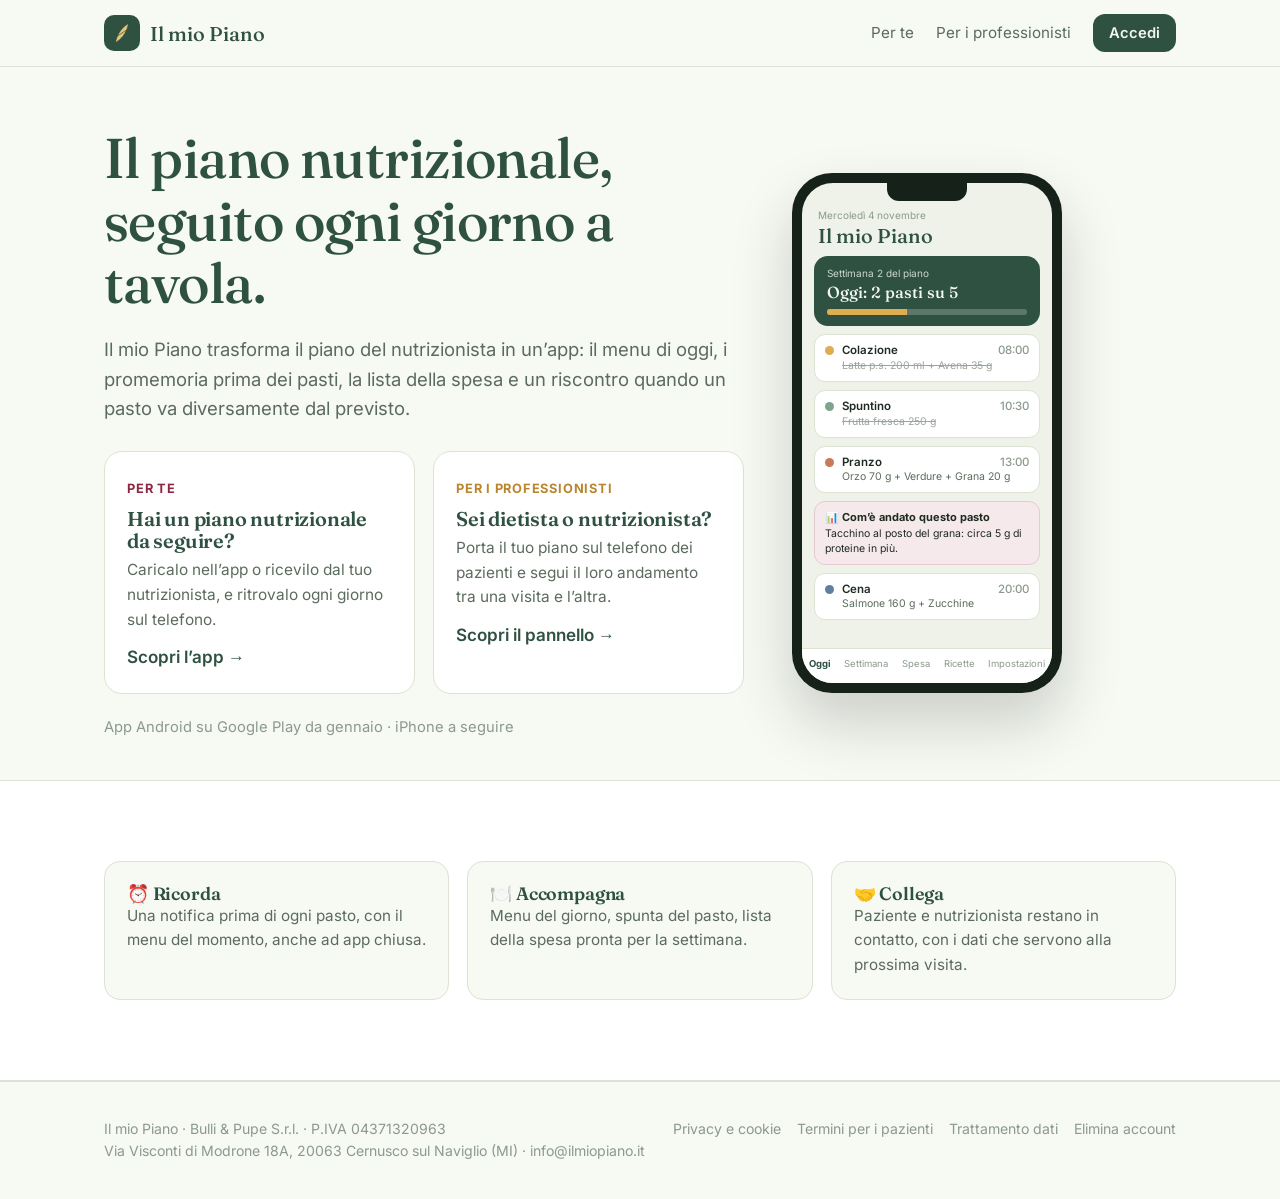
<file: index.html>
<!doctype html>
<html lang="it">
<head>
<meta charset="utf-8">
<meta name="viewport" content="width=device-width, initial-scale=1, viewport-fit=cover">
<title>Il mio Piano – il tuo piano nutrizionale, ogni giorno a tavola</title>
<meta name="description" content="Il mio Piano mette sul telefono il piano del tuo nutrizionista: il menu di oggi, i promemoria dei pasti, la lista della spesa. Arriva a gennaio su Google Play: lascia la tua email e ti avvisiamo.">
<meta property="og:title" content="Il mio Piano – il tuo piano nutrizionale, ogni giorno a tavola">
<meta property="og:description" content="Il piano del tuo nutrizionista sul telefono: menu di oggi, promemoria, lista della spesa. Ti avvisiamo al lancio.">
<meta name="theme-color" content="#2F5142">
<link rel="canonical" href="https://ilmiopiano.it/">
<link rel="icon" type="image/png" href="logo.png">
<link rel="apple-touch-icon" href="logo.png">
<link rel="stylesheet" href="fonts.css">
<style>
:root{
  color-scheme:light;
  --bg:#EEF2E8;--paper:#F7F9F3;--card:#FFFFFF;--border:#DCE3D4;--ink:#1E2B21;--soft:#5B6B5D;--faint:#8B9A8C;
  --accent:#2F5142;--accent-ink:#F3F7F0;--gold:#B9852E;--gold-l:#E0AC50;--bord:#8E2742;--bord-l:#F6E9EC;--warn:#FFF6E0;
  --display:"Fraunces",Georgia,serif;--body:"Inter",-apple-system,"Segoe UI",sans-serif;
  box-sizing:border-box;padding-top:env(safe-area-inset-top,0px);padding-bottom:env(safe-area-inset-bottom,0px);
}
@media (prefers-color-scheme:dark){:root:not([data-theme="light"]){
  color-scheme:dark;--bg:#151C16;--paper:#101511;--card:#1B231C;--border:#2C372D;--ink:#E7EEE5;--soft:#A9B8AA;--faint:#7E8E80;
  --accent:#6FA588;--accent-ink:#0F1A13;--gold:#D6A04A;--gold-l:#E7B866;--bord:#D4788E;--bord-l:#2A1A1F;--warn:#2A2416;}}
:root[data-theme="dark"]{color-scheme:dark;--bg:#151C16;--paper:#101511;--card:#1B231C;--border:#2C372D;--ink:#E7EEE5;--soft:#A9B8AA;--faint:#7E8E80;
  --accent:#6FA588;--accent-ink:#0F1A13;--gold:#D6A04A;--gold-l:#E7B866;--bord:#D4788E;--bord-l:#2A1A1F;--warn:#2A2416;}
html{scroll-padding-top:calc(env(safe-area-inset-top,0px) + 76px)}
*,*::before,*::after{box-sizing:border-box;margin:0;padding:0}
body{font-family:var(--body);color:var(--ink);background:var(--paper);font-size:17px;line-height:1.6;-webkit-font-smoothing:antialiased}
body::before{content:"";position:fixed;inset:0 0 auto;height:env(safe-area-inset-top,0px);z-index:30;background:var(--paper)}
img,svg{max-width:100%}
a{color:inherit}
h1,h2,h3{font-family:var(--display);font-weight:500;color:var(--accent);line-height:1.12;letter-spacing:-.01em}
h1{font-size:clamp(2.1rem,5vw,3.5rem)}
h2{font-size:clamp(1.6rem,3.2vw,2.4rem);margin-bottom:.6rem}
h3{font-size:1.12rem;font-weight:600}
.wrap{max-width:1120px;margin:0 auto;padding:0 24px}
section{padding:80px 0}
.intro{color:var(--soft);max-width:64ch;font-size:1.05rem;margin-bottom:36px}
.btn{display:inline-flex;align-items:center;justify-content:center;gap:8px;font:600 1rem var(--body);padding:14px 24px;border-radius:12px;border:0;cursor:pointer;text-decoration:none;background:var(--accent);color:var(--accent-ink)}
.btn.ghost{background:transparent;color:var(--accent);box-shadow:inset 0 0 0 1.5px var(--accent)}
.btn.gold{background:var(--gold);color:#fff}
.btn[aria-disabled="true"]{opacity:.55;cursor:default}
.nav{position:sticky;top:env(safe-area-inset-top,0px);z-index:20;background:color-mix(in srgb,var(--paper) 92%,transparent);backdrop-filter:blur(8px);border-bottom:1px solid var(--border)}
.nav .wrap{display:flex;align-items:center;justify-content:space-between;height:66px;gap:16px}
.brand{display:flex;align-items:center;gap:10px;text-decoration:none}
.mark{width:36px;height:36px;border-radius:10px;display:block}
.brand b{font:500 1.25rem var(--display);color:var(--accent)}
.nav nav{display:flex;gap:22px;align-items:center;font-size:.95rem}
.nav nav a{text-decoration:none;color:var(--soft)}
.nav nav a[aria-current="page"]{color:var(--accent);font-weight:600}
.nav .btn{padding:10px 16px;font-size:.92rem}
.nav nav a.btn{color:var(--accent-ink)}
.nav nav a,.brand b{white-space:nowrap}
.nav .corto{display:none}
@media(max-width:560px){.nav .lungo{display:none}.nav .corto{display:inline}.nav nav{gap:12px;font-size:.86rem}.nav .btn{padding:8px 12px}.brand b{font-size:1.1rem}}
@media(max-width:420px){.brand b{display:none}}
@media(max-width:720px){.nav nav a.extra{display:none}.nav nav{gap:14px;font-size:.88rem}}
.vista{display:none}.vista.attiva{display:block}
.hero{padding:60px 0 40px}
.hero .wrap{display:grid;grid-template-columns:1.25fr .75fr;gap:48px;align-items:center}
.hero p.sub{font-size:1.15rem;color:var(--soft);margin:20px 0 28px;max-width:56ch}
.ctas{display:flex;gap:12px;flex-wrap:wrap}
.for{margin-top:22px;font-size:.92rem;color:var(--faint)}
@media(max-width:860px){.hero .wrap{grid-template-columns:1fr}.phone{margin:0 auto}}
.porte{display:grid;grid-template-columns:1fr 1fr;gap:18px;margin-top:8px}
.porta{display:block;text-decoration:none;border:1.5px solid var(--border);border-radius:18px;padding:22px;background:var(--card)}
.porta:hover{border-color:var(--accent)}
.porta .chi{font-size:.8rem;font-weight:700;letter-spacing:.06em;text-transform:uppercase;color:var(--gold)}
.porta h3{margin:6px 0 6px;font-size:1.25rem}
.porta p{color:var(--soft);font-size:.96rem}
.porta .vai{display:inline-block;margin-top:12px;font-weight:600;color:var(--accent)}
.porta.paz .chi{color:var(--bord)}
@media(max-width:640px){.porte{grid-template-columns:1fr}}
.phone{width:270px;background:#16211A;border-radius:40px;padding:10px;box-shadow:0 30px 60px rgba(30,43,33,.2)}
.scr{background:#EEF2E8;border-radius:31px;overflow:hidden;height:500px;position:relative;font-size:12px;line-height:1.35;color:#1E2B21}
.notch{width:80px;height:18px;background:#16211A;border-radius:0 0 12px 12px;margin:0 auto}
.pt{padding:8px 16px}.pt small{display:block;color:#8B9A8C;font-size:10px}.pt strong{font:500 20px var(--display);color:#2F5142}
.ph{margin:0 12px;background:#2F5142;color:#F3F7F0;border-radius:14px;padding:11px 13px}
.ph small{font-size:10px;opacity:.8;display:block}.ph b{font:500 16px var(--display);display:block;margin:2px 0 7px}
.bar{height:6px;background:rgba(255,255,255,.22);border-radius:4px;overflow:hidden}.bar i{display:block;height:100%;width:40%;background:#E0AC50}
.m{display:flex;gap:8px;margin:8px 12px 0;background:#fff;border:1px solid #DCE3D4;border-radius:11px;padding:8px 10px}
.m .dot{width:9px;height:9px;border-radius:50%;margin-top:3px;flex:none}
.mb{flex:1;min-width:0}.mh{display:flex;justify-content:space-between;font-weight:600;font-size:11.5px}.mh span{color:#8B9A8C;font-weight:500}
.mt{color:#5B6B5D;font-size:10.5px}.m.done .mt{text-decoration:line-through;opacity:.6}
.ris{margin:8px 12px 0;background:#F6E9EC;border:1px solid #E7C9D1;border-radius:11px;padding:8px 10px;font-size:10.5px;color:#1E2B21}
.ris b{display:block;font-size:11px;margin-bottom:2px}
.tb{position:absolute;left:0;right:0;bottom:0;background:#fff;border-top:1px solid #DCE3D4;display:flex;justify-content:space-around;padding:9px 0 13px;font-size:9.5px;color:#8B9A8C}.tb b{color:#2F5142}
.fascia{background:var(--card);border-top:1px solid var(--border);border-bottom:1px solid var(--border)}
.tre{display:grid;grid-template-columns:repeat(3,1fr);gap:18px}
.box{border:1px solid var(--border);border-radius:16px;padding:22px;background:var(--paper)}
.fascia .box{background:var(--paper)}
.box .num{width:34px;height:34px;border-radius:50%;background:var(--accent);color:var(--accent-ink);display:grid;place-items:center;font:600 .95rem var(--body);margin-bottom:10px}
.box p,.box li{color:var(--soft);font-size:.95rem}
.box ul{margin-top:8px;padding-left:18px}
@media(max-width:860px){.tre{grid-template-columns:1fr}}
.griglia{display:grid;grid-template-columns:repeat(3,1fr);gap:16px}
.f{background:var(--card);border:1px solid var(--border);border-radius:16px;padding:20px}
.f .ic{font-size:1.5rem;line-height:1}
.f h3{margin:8px 0 4px}
.f p{color:var(--soft);font-size:.93rem}
.tag{display:inline-block;font-size:.7rem;font-weight:700;letter-spacing:.05em;padding:2px 8px;border-radius:999px;background:color-mix(in srgb,var(--gold) 18%,transparent);color:var(--gold);margin-left:6px;vertical-align:2px}
@media(max-width:900px){.griglia{grid-template-columns:1fr 1fr}}@media(max-width:600px){.griglia{grid-template-columns:1fr}}
.nota{border-left:4px solid var(--accent);background:var(--card);border-radius:0 14px 14px 0;padding:18px 20px;margin-top:28px;color:var(--soft)}
.nota b{color:var(--ink)}
.prezzi{display:grid;grid-template-columns:repeat(3,1fr);gap:18px}
.prezzo{background:var(--card);border:1.5px solid var(--border);border-radius:18px;padding:24px;display:flex;flex-direction:column}
.prezzo.top{border-color:var(--accent)}
.prezzo .cifra{font:500 2.4rem var(--display);color:var(--accent);margin:8px 0 2px}
.prezzo .cifra small{font:500 1rem var(--body);color:var(--soft)}
.prezzo ul{list-style:none;margin:14px 0 18px;color:var(--soft);font-size:.94rem}
.prezzo li{padding-left:22px;position:relative;margin-bottom:6px}
.prezzo li::before{content:"✓";position:absolute;left:0;color:var(--accent);font-weight:700}
.prezzo .btn{margin-top:auto}
.piccolo{font-size:.85rem;color:var(--faint);margin-top:14px}
.due-prezzi{display:grid;grid-template-columns:1fr 1fr;gap:10px;margin-top:6px}
.due-prezzi>div{border:1px solid var(--border);border-radius:12px;padding:10px 12px}
.due-prezzi .annuale{border-color:var(--gold);background:color-mix(in srgb,var(--gold) 9%,transparent)}
.due-prezzi .cifra{font-size:1.7rem;margin:0}
.etich{display:block;font-size:.78rem;font-weight:600;color:var(--soft)}
.due-prezzi .annuale .etich{color:var(--gold)}
@media(max-width:900px){.prezzi{grid-template-columns:1fr}}
.faq details{border-bottom:1px solid var(--border);padding:16px 0}
.faq summary{font-weight:600;cursor:pointer;list-style:none;display:flex;justify-content:space-between;gap:12px}
.faq summary::after{content:"+";color:var(--accent);font-weight:700}
.faq details[open] summary::after{content:"–"}
.faq p{color:var(--soft);margin-top:8px;max-width:75ch}
.cta{text-align:center;background:var(--accent);color:var(--accent-ink)}
.cta h2{color:var(--accent-ink)}
.cta p{opacity:.85;margin:6px auto 22px;max-width:56ch}
.cta .btn{background:var(--accent-ink);color:var(--accent)}
footer{padding:36px 0;font-size:.88rem;color:var(--faint);border-top:1px solid var(--border)}
footer .wrap{display:flex;justify-content:space-between;gap:20px;flex-wrap:wrap}
footer nav{display:flex;gap:16px;flex-wrap:wrap}
footer a{text-decoration:none}
.badge-play{display:inline-flex;align-items:center;gap:10px;background:#111;color:#fff;border-radius:10px;padding:10px 16px;text-decoration:none;font-weight:600}
.badge-play small{display:block;font-size:.7rem;font-weight:500;opacity:.8}
.lista{background:var(--card);border:1px solid var(--border);border-radius:18px;padding:28px;max-width:620px}
.lista label{display:block;font-weight:600;margin:14px 0 6px}
.lista input[type=text],.lista input[type=email]{width:100%;font:inherit;padding:12px 14px;border:1px solid var(--border);border-radius:10px;background:var(--paper);color:var(--ink)}
.lista .consenso{display:flex;gap:10px;align-items:flex-start;font-weight:400;font-size:.92rem;color:var(--soft);margin-top:16px}
.lista .consenso input{margin-top:4px;width:18px;height:18px;flex:none}
.lista button{margin-top:18px}
.lista .esca{position:absolute;left:-9999px;width:1px;height:1px;overflow:hidden}
.lista .esito{margin-top:14px;font-weight:600}
.lista .esito.ok{color:var(--accent)}.lista .esito.ko{color:var(--bord)}
.avviso-lista{background:var(--card);border:1px solid var(--accent);border-radius:14px;padding:14px 18px;margin:0 0 18px;max-width:620px;font-weight:600;color:var(--accent)}
</style>
</head>
<body>


<header class="nav">
  <div class="wrap">
    <a class="brand" href="#home"><img class="mark" src="logo.png" alt="" width="36" height="36"><b>Il mio Piano</b></a>
    <nav aria-label="Principale">
      <a href="#pazienti" data-v="pazienti">Per te</a>
      <a href="professionisti.html"><span class="lungo">Per i professionisti</span><span class="corto">Professionisti</span></a>
      <a class="btn" href="https://app.ilmiopiano.it">Accedi</a>
    </nav>
  </div>
</header>

<!-- ===================== HOME ===================== -->
<main class="vista" id="v-home">
<section class="hero">
  <div class="wrap">
    <div>
      <h1>Il piano nutrizionale, seguito ogni giorno a tavola.</h1>
      <p class="sub">Il mio Piano trasforma il piano del nutrizionista in un’app: il menu di oggi, i promemoria prima dei pasti, la lista della spesa e un riscontro quando un pasto va diversamente dal previsto.</p>
      <div class="porte">
        <a class="porta paz" href="#pazienti">
          <span class="chi">Per te</span>
          <h3>Hai un piano nutrizionale da seguire?</h3>
          <p>Caricalo nell’app o ricevilo dal tuo nutrizionista, e ritrovalo ogni giorno sul telefono.</p>
          <span class="vai">Scopri l’app →</span>
        </a>
        <a class="porta" href="professionisti.html">
          <span class="chi">Per i professionisti</span>
          <h3>Sei dietista o nutrizionista?</h3>
          <p>Porta il tuo piano sul telefono dei pazienti e segui il loro andamento tra una visita e l’altra.</p>
          <span class="vai">Scopri il pannello →</span>
        </a>
      </div>
      <p class="for">App Android su Google Play da gennaio · iPhone a seguire</p>
    </div>
    <div class="phone" aria-hidden="true"><div class="scr">
      <div class="notch"></div>
      <div class="pt"><small>Mercoledì 4 novembre</small><strong>Il mio Piano</strong></div>
      <div class="ph"><small>Settimana 2 del piano</small><b>Oggi: 2 pasti su 5</b><div class="bar"><i></i></div></div>
      <div class="m done"><span class="dot" style="background:#E0AC50"></span><div class="mb"><div class="mh">Colazione <span>08:00</span></div><div class="mt">Latte p.s. 200 ml + Avena 35 g</div></div></div>
      <div class="m done"><span class="dot" style="background:#7FA48D"></span><div class="mb"><div class="mh">Spuntino <span>10:30</span></div><div class="mt">Frutta fresca 250 g</div></div></div>
      <div class="m"><span class="dot" style="background:#C77B5B"></span><div class="mb"><div class="mh">Pranzo <span>13:00</span></div><div class="mt">Orzo 70 g + Verdure + Grana 20 g</div></div></div>
      <div class="ris"><b>📊 Com’è andato questo pasto</b>Tacchino al posto del grana: circa 5 g di proteine in più.</div>
      <div class="m"><span class="dot" style="background:#5E7FA3"></span><div class="mb"><div class="mh">Cena <span>20:00</span></div><div class="mt">Salmone 160 g + Zucchine</div></div></div>
      <div class="tb"><b>Oggi</b><span>Settimana</span><span>Spesa</span><span>Ricette</span><span>Impostazioni</span></div>
    </div></div>
  </div>
</section>
<section class="fascia">
  <div class="wrap">
    <div class="tre">
      <div class="box"><h3>⏰ Ricorda</h3><p>Una notifica prima di ogni pasto, con il menu del momento, anche ad app chiusa.</p></div>
      <div class="box"><h3>🍽️ Accompagna</h3><p>Menu del giorno, spunta del pasto, lista della spesa pronta per la settimana.</p></div>
      <div class="box"><h3>🤝 Collega</h3><p>Paziente e nutrizionista restano in contatto, con i dati che servono alla prossima visita.</p></div>
    </div>
  </div>
</section>
</main>

<!-- ===================== PER TE ===================== -->
<main class="vista" id="v-pazienti">
<section class="hero">
  <div class="wrap">
    <div>
      <h1>Il tuo piano nutrizionale, un pasto alla volta.</h1>
      <p class="sub">Il mio Piano mette sul telefono il piano che ti ha dato il tuo nutrizionista: cosa mangiare oggi, i promemoria all’ora giusta, la lista della spesa della settimana. Quando un pasto va diversamente, vedi com’è cambiato rispetto al piano.</p>
      <div class="ctas">
        <a class="btn" href="#lista">Avvisami al lancio</a>
        <a class="btn ghost" href="#come-inizi">Come si inizia</a>
      </div>
      <p class="for">Arriva a gennaio su Google Play, poi su iPhone. Lascia la tua email: ti avvisiamo noi.</p>
    </div>
    <div class="phone" aria-hidden="true"><div class="scr">
      <div class="notch"></div>
      <div class="pt"><small>Tra 15 minuti</small><strong>Pranzo</strong></div>
      <div class="ph"><small>Il tuo piano di oggi</small><b>3 pasti su 5</b><div class="bar"><i style="width:60%"></i></div></div>
      <div class="m"><span class="dot" style="background:#C77B5B"></span><div class="mb"><div class="mh">Pranzo <span>13:00</span></div><div class="mt">Cous cous 70 g + Pollo 120 g + Peperoni</div></div></div>
      <div class="ris"><b>📊 Com’è andato questo pasto</b>Con il dolce aggiunto: circa 20 g di carboidrati in più. Oggi sei a 1.130 kcal sulle 1.500 del piano.</div>
      <div class="m"><span class="dot" style="background:#9C7FB0"></span><div class="mb"><div class="mh">Merenda <span>16:30</span></div><div class="mt">Yogurt greco 150 g</div></div></div>
      <div class="m"><span class="dot" style="background:#5E7FA3"></span><div class="mb"><div class="mh">Cena <span>20:00</span></div><div class="mt">Salmone 160 g + Verdure grigliate</div></div></div>
      <div class="tb"><b>Oggi</b><span>Settimana</span><span>Spesa</span><span>Ricette</span><span>Impostazioni</span></div>
    </div></div>
  </div>
</section>

<section class="fascia" id="come-inizi">
  <div class="wrap">
    <h2>Come si inizia</h2>
    <p class="intro">Tre strade, a seconda di come hai ricevuto il tuo piano.</p>
    <div class="tre">
      <div class="box"><div class="num">1</div><h3>Il tuo nutrizionista usa Il mio Piano</h3><p>Ti crea l’accesso e trovi il piano già pronto. Premium è incluso finché ti segue con l’app.</p></div>
      <div class="box"><div class="num">2</div><h3>Hai il piano in PDF o in foto</h3><p>Lo carichi nell’app: l’intelligenza artificiale lo legge e tu controlli ogni pasto prima di salvarlo. Niente da riscrivere.</p></div>
      <div class="box"><div class="num">3</div><h3>Lo scrivi tu</h3><p>Inserisci i pasti a mano, settimana per settimana. Se poi il tuo nutrizionista inizia a usare l’app, ti colleghi con il suo codice studio.</p></div>
    </div>
  </div>
</section>

<section>
  <div class="wrap">
    <h2>Cosa trovi nell’app</h2>
    <p class="intro">Tutto pensato per una cosa sola: seguire il piano che hai già, nella vita di tutti i giorni.</p>
    <div class="griglia">
      <div class="f"><div class="ic">📅</div><h3>Menu di oggi e della settimana</h3><p>La giornata in ordine di orario e tutte le settimane del piano, con le alternative previste.</p></div>
      <div class="f"><div class="ic">🔔</div><h3>Promemoria dei pasti</h3><p>Una notifica prima di ogni pasto, all’orario che scegli, anche con l’app chiusa.</p></div>
      <div class="f"><div class="ic">📊</div><h3>Com’è andato il pasto <span class="tag">PREMIUM</span></h3><p>Se mangi qualcosa di diverso, vedi come cambiano calorie e macronutrienti rispetto al piano e il totale della giornata.</p></div>
      <div class="f"><div class="ic">📷</div><h3>Tabella nutrizionale <span class="tag">PREMIUM</span></h3><p>Fotografi la tabella di un prodotto confezionato, indichi quanto ne hai mangiato e i valori entrano nel calcolo.</p></div>
      <div class="f"><div class="ic">🛒</div><h3>Lista della spesa <span class="tag">PREMIUM</span></h3><p>Pronta dagli ingredienti della settimana, divisa per reparti, condivisibile con chi fa la spesa con te.</p></div>
      <div class="f"><div class="ic">⚖️</div><h3>Peso da crudo a cotto <span class="tag">PREMIUM</span></h3><p>Quanto deve pesare un alimento già cotto, quando non puoi pesarlo prima di cucinarlo.</p></div>
      <div class="f"><div class="ic">🏃</div><h3>Allenamenti</h3><p>Li segni a mano, li importi dai file del tuo dispositivo o da Health Connect su Android.</p></div>
      <div class="f"><div class="ic">💊</div><h3>Integrazione <span class="tag">PREMIUM</span></h3><p>Gli integratori indicati dal tuo nutrizionista o aggiunti da te, con un promemoria all’orario e la spunta nella giornata.</p></div>
      <div class="f"><div class="ic">📈</div><h3>Peso e misure <span class="tag">PREMIUM</span></h3><p>Lo storico delle tue misure e un riepilogo in PDF da portare alla visita.</p></div>
      <div class="f"><div class="ic">🤝</div><h3>Il tuo nutrizionista</h3><p>Contatti a portata di tocco e, se vi collegate, il tuo andamento visibile anche a lui.</p></div>
    </div>
    <div class="nota"><b>Il mio Piano non sostituisce il tuo nutrizionista.</b> L’app ti aiuta a seguire il piano che hai ricevuto: non crea piani, non fa diagnosi e non dà indicazioni mediche. I riscontri e le stime sono generati automaticamente e sono approssimati; per ogni dubbio fai riferimento al tuo nutrizionista o a un professionista abilitato.</div>
  </div>
</section>

<section class="fascia" id="lista">
  <div class="wrap">
    <div class="avviso-lista" id="avviso-lista" hidden></div>
    <h2>Avvisami al lancio</h2>
    <p class="intro">Il mio Piano arriva a gennaio su Google Play, poi su iPhone. Lasciaci la tua email: ti scriviamo una volta sola, quando è disponibile. L’essenziale sarà gratis; le funzioni Premium avranno una prova gratuita di 14 giorni, e se ti segue un nutrizionista che usa Il mio Piano sono incluse.</p>
    <form class="lista" id="form-lista" novalidate>
      <label for="l-nome">Nome <span style="font-weight:400;color:var(--faint)">(facoltativo)</span></label>
      <input type="text" id="l-nome" name="nome" autocomplete="given-name" maxlength="60">
      <label for="l-email">Email</label>
      <input type="email" id="l-email" name="email" autocomplete="email" required maxlength="120">
      <div class="esca" aria-hidden="true"><label for="l-sito">Sito</label><input type="text" id="l-sito" name="sito" tabindex="-1" autocomplete="off"></div>
      <label class="consenso"><input type="checkbox" id="l-consenso" required> <span>Voglio ricevere un’email quando Il mio Piano sarà disponibile. Ho letto l’<a href="privacy.html#lista-attesa">informativa privacy</a>.</span></label>
      <button class="btn" type="submit" id="l-invia">Avvisami al lancio</button>
      <p class="esito" id="l-esito" role="status" aria-live="polite"></p>
      <p class="piccolo" style="margin-top:10px">Ti mandiamo subito un’email per confermare l’iscrizione. Puoi cancellarti in ogni momento con il link nelle email.</p>
    </form>
  </div>
</section>

<section>
  <div class="wrap">
    <h2>I tuoi dati</h2>
    <div class="tre">
      <div class="box"><h3>🇪🇺 Conservati in Europa</h3><p>Piano, pasti e misure stanno su server di Google nell’Unione Europea, protetti dal tuo accesso personale.</p></div>
      <div class="box"><h3>✨ AI solo se vuoi</h3><p>Le funzioni di intelligenza artificiale sono facoltative e usano solo i testi del piano, dei pasti e le foto che scegli di inviare, senza il tuo nome né la tua email.</p></div>
      <div class="box"><h3>🗑️ Li controlli tu</h3><p>Puoi cancellare pasti, allenamenti e pesate o eliminare l’account dall’app, in qualsiasi momento.</p></div>
    </div>
    <p class="piccolo">Tutti i dettagli nell'<a href="privacy.html">informativa privacy</a>.</p>
  </div>
</section>

<section class="faq fascia">
  <div class="wrap">
    <h2>Domande frequenti</h2>
    <details><summary>Serve avere un nutrizionista?</summary><p>Serve avere un piano nutrizionale: l’app ti aiuta a seguirlo, non lo crea. Puoi caricare quello che hai già ricevuto, in PDF, in foto o scrivendolo a mano. Se il tuo nutrizionista usa Il mio Piano, è lui a inserirlo.</p></details>
    <details><summary>Quando esce?</summary><p>A gennaio su Google Play, per Android; la versione per iPhone arriva subito dopo. Iscriviti alla lista d’attesa e ti avvisiamo con un’email.</p></details>
    <details><summary>Quanto costa?</summary><p>Menu, promemoria e spunte saranno gratis. Le funzioni Premium avranno una prova gratuita di 14 giorni; prezzi e condizioni li pubblichiamo al lancio. Se ti segue un nutrizionista che usa Il mio Piano, Premium è incluso.</p></details>
    <details><summary>L’app mi dice cosa mangiare al posto di un pasto saltato?</summary><p>No. Il riscontro descrive com’è cambiato il pasto rispetto al piano e il totale della giornata, senza suggerimenti. Per decidere come proseguire vale sempre il piano del tuo nutrizionista.</p></details>
    <details><summary>Funziona su iPhone?</summary><p>Sì, la versione per iPhone arriva poco dopo quella Android. Se il tuo nutrizionista usa già Il mio Piano, puoi usarla anche oggi dal browser.</p></details>
    <details><summary>Chi vede i miei dati?</summary><p>Solo tu. Se ti colleghi a un nutrizionista, lui vede il tuo piano e il tuo andamento finché siete collegati. Chi condivide con te la lista della spesa vede solo gli alimenti della lista.</p></details>
    <details><summary>Come elimino il mio account?</summary><p>Da Impostazioni → Il tuo account → Elimina il mio account, oppure scrivendo a info@ilmiopiano.it. Tutte le istruzioni nella pagina <a href="elimina-account.html">Eliminare l’account e i dati</a>.</p></details>
  </div>
</section>

<section class="cta">
  <div class="wrap">
    <h2>Il piano che hai, ogni giorno con te.</h2>
    <p>Arriva a gennaio. Lascia la tua email e ti avvisiamo noi.</p>
    <a class="btn" href="#lista">Avvisami al lancio</a>
  </div>
</section>
</main>



<footer>
  <div class="wrap">
    <div>Il mio Piano · Bulli &amp; Pupe S.r.l. · P.IVA 04371320963<br>Via Visconti di Modrone 18A, 20063 Cernusco sul Naviglio (MI) · info@ilmiopiano.it</div>
    <nav aria-label="Documenti">
      <a href="privacy.html">Privacy e cookie</a>
      <a href="termini-pazienti.html">Termini per i pazienti</a>
      <a href="accordo-trattamento-dati.html">Trattamento dati</a>
      <a href="elimina-account.html">Elimina account</a>
    </nav>
  </div>
</footer>

<script>
(function () {
  // Vecchi link della pagina per i professionisti (ilmiopiano.it/#acquista ecc.)
  const pro = ["acquista", "prezzi", "faq", "funzioni", "come-funziona", "top", "professionisti", "prezzi-pro", "come-pro"];
  const h0 = (location.hash || "").replace("#", "");
  if (pro.includes(h0)) { location.replace("professionisti.html" + (h0 === "professionisti" ? "" : "#" + h0)); return; }
  const viste = ["home", "pazienti"];
  const ancore = { "come-inizi": "pazienti", "lista": "pazienti" };
  function mostra() {
    const h = (location.hash || "").replace("#", "");
    const v = viste.includes(h) ? h : (ancore[h] || "home");
    viste.forEach((x) => document.getElementById("v-" + x).classList.toggle("attiva", x === v));
    document.querySelectorAll(".nav nav a[data-v]").forEach((a) => { if (a.dataset.v === v) a.setAttribute("aria-current", "page"); else a.removeAttribute("aria-current"); });
    if (viste.includes(h) || !h) window.scrollTo(0, 0);
    else { const el = document.getElementById(h); if (el) el.scrollIntoView(); }
  }
  window.addEventListener("hashchange", mostra);

  // Esito dei link di conferma e cancellazione delle email
  const esitoLink = new URLSearchParams(location.search).get("lista");
  const testi = { confermata: "Iscrizione confermata: ti scriviamo quando Il mio Piano è disponibile.", cancellata: "Fatto: la tua email è stata tolta dalla lista d’attesa.", errore: "Il link non è valido o è scaduto. Puoi iscriverti di nuovo qui sotto." };
  if (testi[esitoLink]) {
    const a = document.getElementById("avviso-lista"); a.textContent = testi[esitoLink]; a.hidden = false;
    history.replaceState(null, "", location.pathname + "#lista");
  }
  mostra();

  // Modulo della lista d'attesa
  const URL_LISTA = "https://listaattesa-al7jqt7y6a-ew.a.run.app";
  const form = document.getElementById("form-lista");
  const esito = document.getElementById("l-esito");
  const invia = document.getElementById("l-invia");
  form.addEventListener("submit", async (e) => {
    e.preventDefault();
    esito.className = "esito"; esito.textContent = "";
    const email = document.getElementById("l-email").value.trim();
    if (!/^[^@\s]+@[^@\s]+\.[^@\s]{2,}$/.test(email)) { esito.className = "esito ko"; esito.textContent = "Controlla l’indirizzo email."; return; }
    if (!document.getElementById("l-consenso").checked) { esito.className = "esito ko"; esito.textContent = "Per iscriverti spunta la casella del consenso."; return; }
    invia.disabled = true; invia.textContent = "Invio…";
    try {
      const r = await fetch(URL_LISTA, { method: "POST", headers: { "Content-Type": "application/json" }, body: JSON.stringify({ nome: document.getElementById("l-nome").value, email, consenso: true, sito: document.getElementById("l-sito").value }) });
      const d = await r.json().catch(() => ({}));
      if (!r.ok) throw new Error(d.errore || "errore");
      esito.className = "esito ok";
      esito.textContent = d.giaIscritto ? "Sei già nella lista: ti avvisiamo al lancio." : "Quasi fatto: ti abbiamo mandato un’email. Apri il link per confermare l’iscrizione (controlla anche lo spam).";
      if (!d.giaIscritto) form.reset();
    } catch (err) {
      esito.className = "esito ko";
      esito.textContent = "Non siamo riusciti a iscriverti. Riprova tra poco o scrivi a info@ilmiopiano.it.";
    } finally { invia.disabled = false; invia.textContent = "Avvisami al lancio"; }
  });
})();
</script>

</body>
</html>
</file>
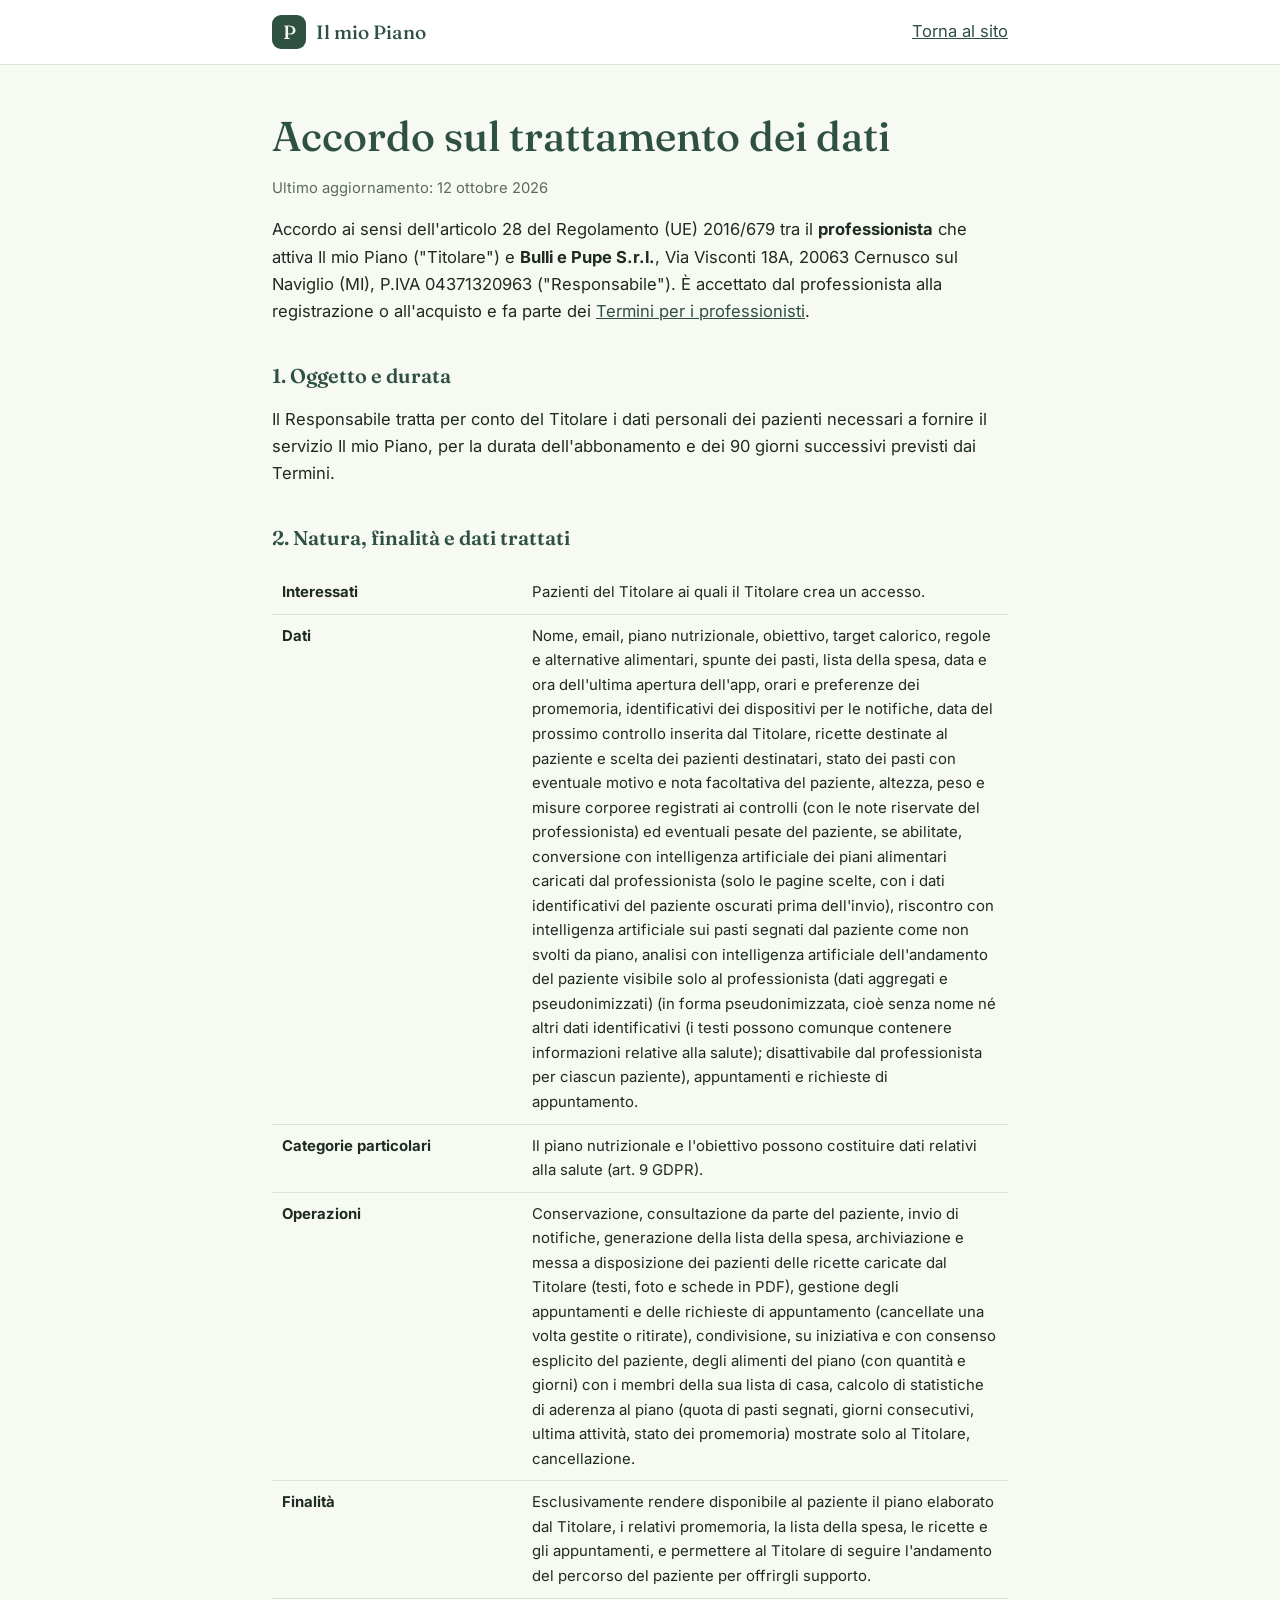
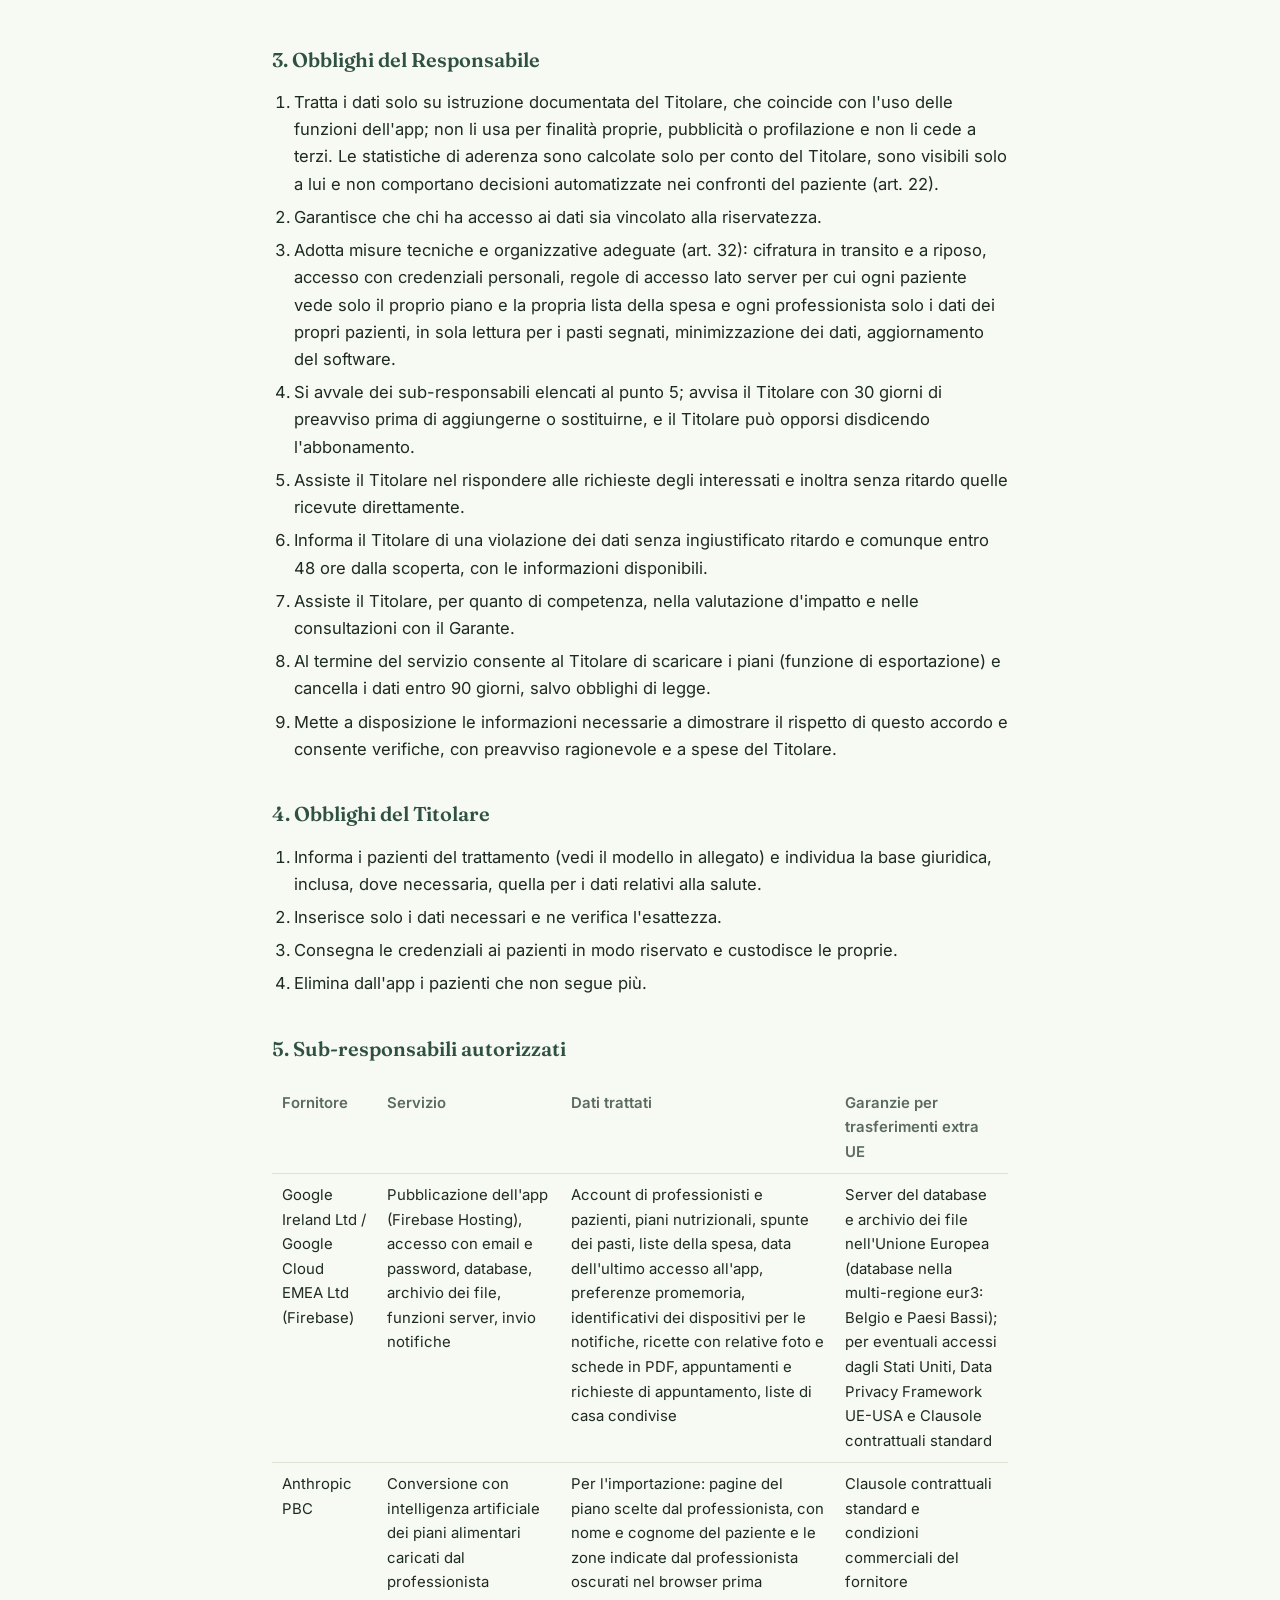
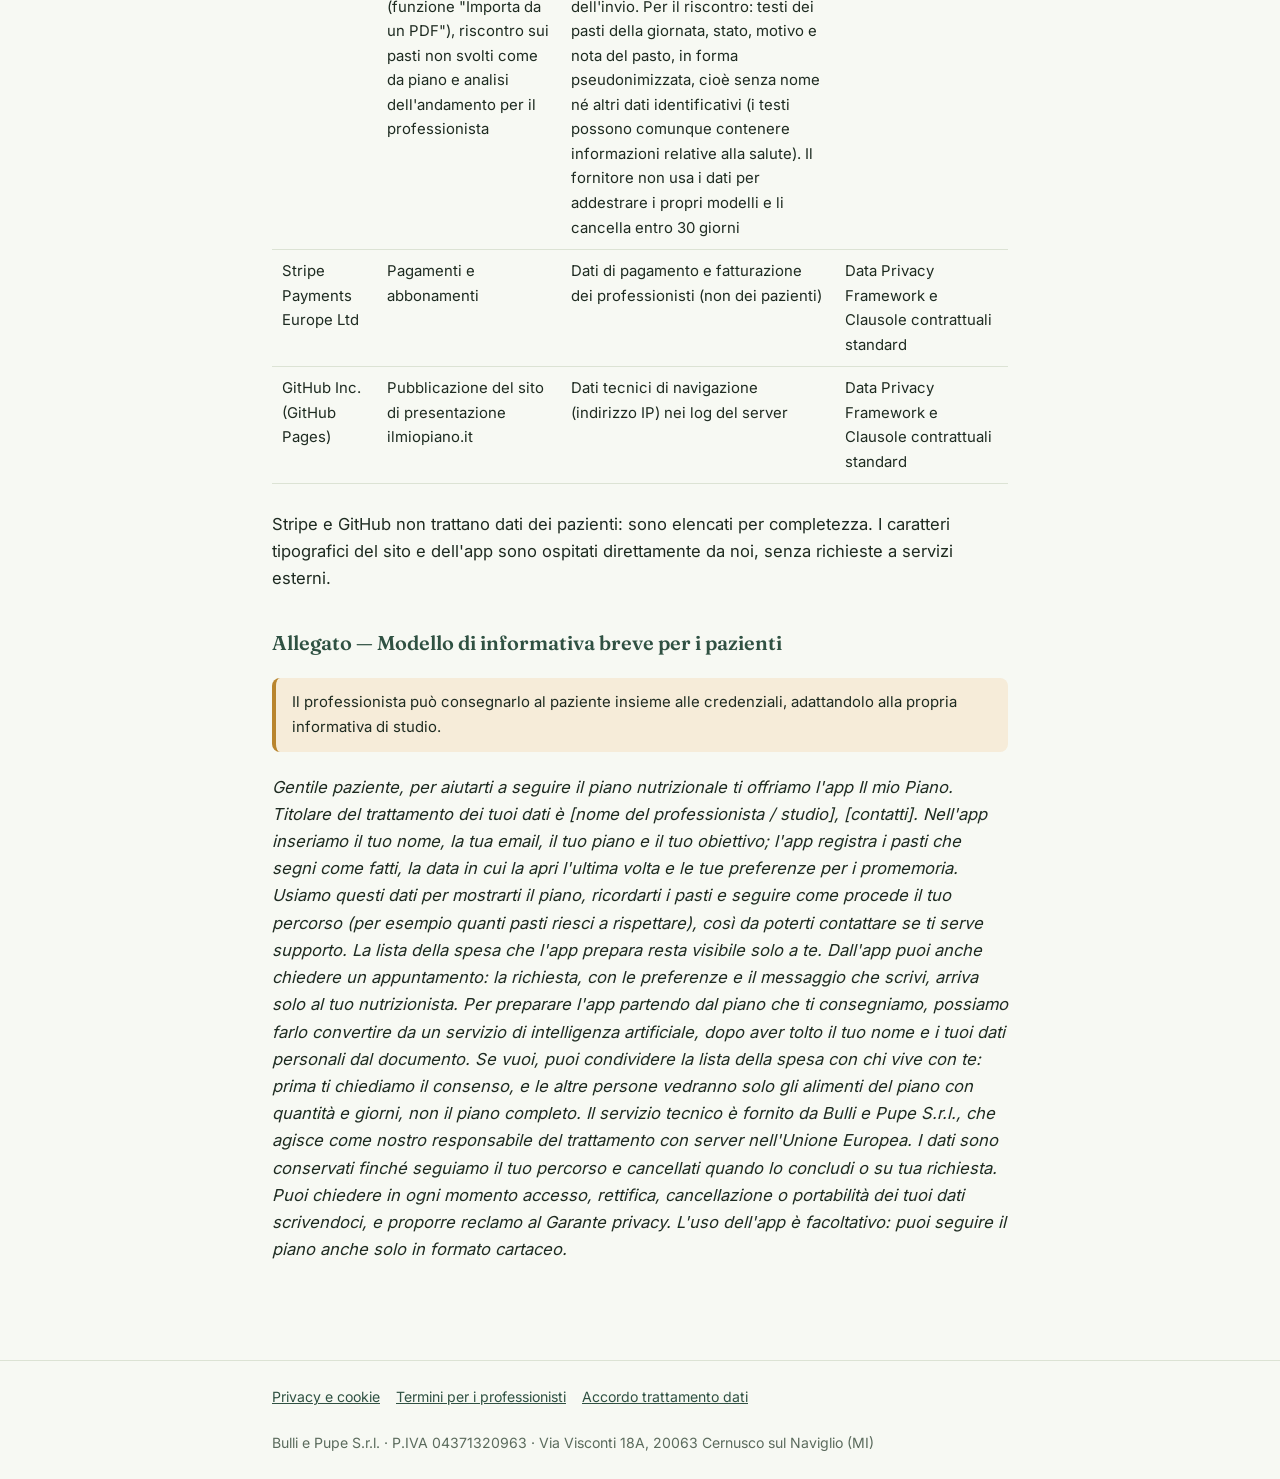
<file: accordo-trattamento-dati.html>
<!DOCTYPE html><html lang="it"><head><meta charset="utf-8">
<meta name="viewport" content="width=device-width, initial-scale=1, viewport-fit=cover">
<title>Accordo sul trattamento dei dati — Il mio Piano</title><meta name="robots" content="index,follow">
<link rel="icon" href="data:image/svg+xml,%3Csvg xmlns='http://www.w3.org/2000/svg' viewBox='0 0 32 32'%3E%3Crect width='32' height='32' rx='8' fill='%232F5142'/%3E%3Ctext x='16' y='22' text-anchor='middle' font-family='Georgia' font-size='18' fill='%23F3F7F0'%3EP%3C/text%3E%3C/svg%3E">
<link rel="stylesheet" href="fonts.css">
<style>
:root{--bg:#F7F9F3;--ink:#1E2B21;--soft:#5B6B5D;--border:#DCE3D4;--accent:#2F5142;--gold:#B9852E}
*{box-sizing:border-box}html,body{margin:0}
body{font-family:"Inter",-apple-system,"Segoe UI",sans-serif;background:var(--bg);color:var(--ink);line-height:1.65;font-size:16.5px}
header{border-bottom:1px solid var(--border);background:#fff}
header .w{display:flex;align-items:center;justify-content:space-between;height:64px}
.brand{display:flex;gap:10px;align-items:center;text-decoration:none;color:var(--accent);font:500 1.2rem "Fraunces",Georgia,serif}
.mark{width:34px;height:34px;border-radius:9px;background:var(--accent);color:#F3F7F0;display:grid;place-items:center}
.w{max-width:780px;margin:0 auto;padding:0 22px}
main{padding:48px 0 80px}
h1{font:500 clamp(1.9rem,4vw,2.6rem)/1.15 "Fraunces",Georgia,serif;color:var(--accent);margin:0 0 8px}
h2{font:600 1.25rem/1.3 "Fraunces",Georgia,serif;color:var(--accent);margin:38px 0 10px}
h3{font-size:1rem;margin:22px 0 6px}
p,li{color:var(--ink)}ul,ol{padding-left:22px}li{margin-bottom:6px}
.meta{color:var(--soft);font-size:.92rem}
.nota{background:#F6ECD9;border-left:4px solid var(--gold);padding:12px 16px;border-radius:8px;font-size:.93rem;margin:22px 0}
table{width:100%;border-collapse:collapse;font-size:.93rem;margin:10px 0}
th,td{text-align:left;padding:9px 10px;border-bottom:1px solid var(--border);vertical-align:top}th{color:var(--soft);font-weight:600}
.tw{overflow-x:auto}
footer{border-top:1px solid var(--border);padding:24px 0;font-size:.88rem;color:var(--soft)}
footer a{color:var(--accent);margin-right:16px}
a{color:var(--accent)}
</style></head><body>
<header><div class="w"><a class="brand" href="index.html"><span class="mark">P</span>Il mio Piano</a><a href="index.html">Torna al sito</a></div></header>
<main><div class="w"><h1>Accordo sul trattamento dei dati</h1><p class="meta">Ultimo aggiornamento: 12 ottobre 2026</p>
<p>Accordo ai sensi dell'articolo 28 del Regolamento (UE) 2016/679 tra il <strong>professionista</strong> che attiva Il mio Piano ("Titolare") e <strong>Bulli e Pupe S.r.l.</strong>, Via Visconti 18A, 20063 Cernusco sul Naviglio (MI), P.IVA 04371320963 ("Responsabile"). È accettato dal professionista alla registrazione o all'acquisto e fa parte dei <a href="termini.html">Termini per i professionisti</a>.</p>

<h2>1. Oggetto e durata</h2>
<p>Il Responsabile tratta per conto del Titolare i dati personali dei pazienti necessari a fornire il servizio Il mio Piano, per la durata dell'abbonamento e dei 90 giorni successivi previsti dai Termini.</p>

<h2>2. Natura, finalità e dati trattati</h2>
<div class="tw"><table>
<tr><td style="width:34%"><strong>Interessati</strong></td><td>Pazienti del Titolare ai quali il Titolare crea un accesso.</td></tr>
<tr><td><strong>Dati</strong></td><td>Nome, email, piano nutrizionale, obiettivo, target calorico, regole e alternative alimentari, spunte dei pasti, lista della spesa, data e ora dell'ultima apertura dell'app, orari e preferenze dei promemoria, identificativi dei dispositivi per le notifiche, data del prossimo controllo inserita dal Titolare, ricette destinate al paziente e scelta dei pazienti destinatari, stato dei pasti con eventuale motivo e nota facoltativa del paziente, altezza, peso e misure corporee registrati ai controlli (con le note riservate del professionista) ed eventuali pesate del paziente, se abilitate, conversione con intelligenza artificiale dei piani alimentari caricati dal professionista (solo le pagine scelte, con i dati identificativi del paziente oscurati prima dell'invio), riscontro con intelligenza artificiale sui pasti segnati dal paziente come non svolti da piano, analisi con intelligenza artificiale dell'andamento del paziente visibile solo al professionista (dati aggregati e pseudonimizzati) (in forma pseudonimizzata, cioè senza nome né altri dati identificativi (i testi possono comunque contenere informazioni relative alla salute); disattivabile dal professionista per ciascun paziente), appuntamenti e richieste di appuntamento.</td></tr>
<tr><td><strong>Categorie particolari</strong></td><td>Il piano nutrizionale e l'obiettivo possono costituire dati relativi alla salute (art. 9 GDPR).</td></tr>
<tr><td><strong>Operazioni</strong></td><td>Conservazione, consultazione da parte del paziente, invio di notifiche, generazione della lista della spesa, archiviazione e messa a disposizione dei pazienti delle ricette caricate dal Titolare (testi, foto e schede in PDF), gestione degli appuntamenti e delle richieste di appuntamento (cancellate una volta gestite o ritirate), condivisione, su iniziativa e con consenso esplicito del paziente, degli alimenti del piano (con quantità e giorni) con i membri della sua lista di casa, calcolo di statistiche di aderenza al piano (quota di pasti segnati, giorni consecutivi, ultima attività, stato dei promemoria) mostrate solo al Titolare, cancellazione.</td></tr>
<tr><td><strong>Finalità</strong></td><td>Esclusivamente rendere disponibile al paziente il piano elaborato dal Titolare, i relativi promemoria, la lista della spesa, le ricette e gli appuntamenti, e permettere al Titolare di seguire l'andamento del percorso del paziente per offrirgli supporto.</td></tr>
</table></div>

<h2>3. Obblighi del Responsabile</h2>
<ol>
<li>Tratta i dati solo su istruzione documentata del Titolare, che coincide con l'uso delle funzioni dell'app; non li usa per finalità proprie, pubblicità o profilazione e non li cede a terzi. Le statistiche di aderenza sono calcolate solo per conto del Titolare, sono visibili solo a lui e non comportano decisioni automatizzate nei confronti del paziente (art. 22).</li>
<li>Garantisce che chi ha accesso ai dati sia vincolato alla riservatezza.</li>
<li>Adotta misure tecniche e organizzative adeguate (art. 32): cifratura in transito e a riposo, accesso con credenziali personali, regole di accesso lato server per cui ogni paziente vede solo il proprio piano e la propria lista della spesa e ogni professionista solo i dati dei propri pazienti, in sola lettura per i pasti segnati, minimizzazione dei dati, aggiornamento del software.</li>
<li>Si avvale dei sub-responsabili elencati al punto 5; avvisa il Titolare con 30 giorni di preavviso prima di aggiungerne o sostituirne, e il Titolare può opporsi disdicendo l'abbonamento.</li>
<li>Assiste il Titolare nel rispondere alle richieste degli interessati e inoltra senza ritardo quelle ricevute direttamente.</li>
<li>Informa il Titolare di una violazione dei dati senza ingiustificato ritardo e comunque entro 48 ore dalla scoperta, con le informazioni disponibili.</li>
<li>Assiste il Titolare, per quanto di competenza, nella valutazione d'impatto e nelle consultazioni con il Garante.</li>
<li>Al termine del servizio consente al Titolare di scaricare i piani (funzione di esportazione) e cancella i dati entro 90 giorni, salvo obblighi di legge.</li>
<li>Mette a disposizione le informazioni necessarie a dimostrare il rispetto di questo accordo e consente verifiche, con preavviso ragionevole e a spese del Titolare.</li>
</ol>

<h2>4. Obblighi del Titolare</h2>
<ol>
<li>Informa i pazienti del trattamento (vedi il modello in allegato) e individua la base giuridica, inclusa, dove necessaria, quella per i dati relativi alla salute.</li>
<li>Inserisce solo i dati necessari e ne verifica l'esattezza.</li>
<li>Consegna le credenziali ai pazienti in modo riservato e custodisce le proprie.</li>
<li>Elimina dall'app i pazienti che non segue più.</li>
</ol>

<h2>5. Sub-responsabili autorizzati</h2>
<div class="tw"><table>
<tr><th>Fornitore</th><th>Servizio</th><th>Dati trattati</th><th>Garanzie per trasferimenti extra UE</th></tr>
<tr><td>Google Ireland Ltd / Google Cloud EMEA Ltd (Firebase)</td><td>Pubblicazione dell'app (Firebase Hosting), accesso con email e password, database, archivio dei file, funzioni server, invio notifiche</td><td>Account di professionisti e pazienti, piani nutrizionali, spunte dei pasti, liste della spesa, data dell'ultimo accesso all'app, preferenze promemoria, identificativi dei dispositivi per le notifiche, ricette con relative foto e schede in PDF, appuntamenti e richieste di appuntamento, liste di casa condivise</td><td>Server del database e archivio dei file nell'Unione Europea (database nella multi-regione eur3: Belgio e Paesi Bassi); per eventuali accessi dagli Stati Uniti, Data Privacy Framework UE-USA e Clausole contrattuali standard</td></tr>
<tr><td>Anthropic PBC</td><td>Conversione con intelligenza artificiale dei piani alimentari caricati dal professionista (funzione "Importa da un PDF"), riscontro sui pasti non svolti come da piano e analisi dell'andamento per il professionista</td><td>Per l'importazione: pagine del piano scelte dal professionista, con nome e cognome del paziente e le zone indicate dal professionista oscurati nel browser prima dell'invio. Per il riscontro: testi dei pasti della giornata, stato, motivo e nota del pasto, in forma pseudonimizzata, cioè senza nome né altri dati identificativi (i testi possono comunque contenere informazioni relative alla salute). Il fornitore non usa i dati per addestrare i propri modelli e li cancella entro 30 giorni</td><td>Clausole contrattuali standard e condizioni commerciali del fornitore</td></tr>
<tr><td>Stripe Payments Europe Ltd</td><td>Pagamenti e abbonamenti</td><td>Dati di pagamento e fatturazione dei professionisti (non dei pazienti)</td><td>Data Privacy Framework e Clausole contrattuali standard</td></tr>
<tr><td>GitHub Inc. (GitHub Pages)</td><td>Pubblicazione del sito di presentazione ilmiopiano.it</td><td>Dati tecnici di navigazione (indirizzo IP) nei log del server</td><td>Data Privacy Framework e Clausole contrattuali standard</td></tr>
</table></div>
<p>Stripe e GitHub non trattano dati dei pazienti: sono elencati per completezza. I caratteri tipografici del sito e dell'app sono ospitati direttamente da noi, senza richieste a servizi esterni.</p>

<h2>Allegato — Modello di informativa breve per i pazienti</h2>
<div class="nota">Il professionista può consegnarlo al paziente insieme alle credenziali, adattandolo alla propria informativa di studio.</div>
<p><em>Gentile paziente, per aiutarti a seguire il piano nutrizionale ti offriamo l'app Il mio Piano. Titolare del trattamento dei tuoi dati è [nome del professionista / studio], [contatti]. Nell'app inseriamo il tuo nome, la tua email, il tuo piano e il tuo obiettivo; l'app registra i pasti che segni come fatti, la data in cui la apri l'ultima volta e le tue preferenze per i promemoria. Usiamo questi dati per mostrarti il piano, ricordarti i pasti e seguire come procede il tuo percorso (per esempio quanti pasti riesci a rispettare), così da poterti contattare se ti serve supporto. La lista della spesa che l'app prepara resta visibile solo a te. Dall'app puoi anche chiedere un appuntamento: la richiesta, con le preferenze e il messaggio che scrivi, arriva solo al tuo nutrizionista. Per preparare l'app partendo dal piano che ti consegniamo, possiamo farlo convertire da un servizio di intelligenza artificiale, dopo aver tolto il tuo nome e i tuoi dati personali dal documento. Se vuoi, puoi condividere la lista della spesa con chi vive con te: prima ti chiediamo il consenso, e le altre persone vedranno solo gli alimenti del piano con quantità e giorni, non il piano completo. Il servizio tecnico è fornito da Bulli e Pupe S.r.l., che agisce come nostro responsabile del trattamento con server nell'Unione Europea. I dati sono conservati finché seguiamo il tuo percorso e cancellati quando lo concludi o su tua richiesta. Puoi chiedere in ogni momento accesso, rettifica, cancellazione o portabilità dei tuoi dati scrivendoci, e proporre reclamo al Garante privacy. L'uso dell'app è facoltativo: puoi seguire il piano anche solo in formato cartaceo.</em></p>
</div></main>
<footer><div class="w"><a href="privacy.html">Privacy e cookie</a><a href="termini.html">Termini per i professionisti</a><a href="accordo-trattamento-dati.html">Accordo trattamento dati</a><br><br>Bulli e Pupe S.r.l. · P.IVA 04371320963 · Via Visconti 18A, 20063 Cernusco sul Naviglio (MI)</div></footer>
</body></html>
</file>
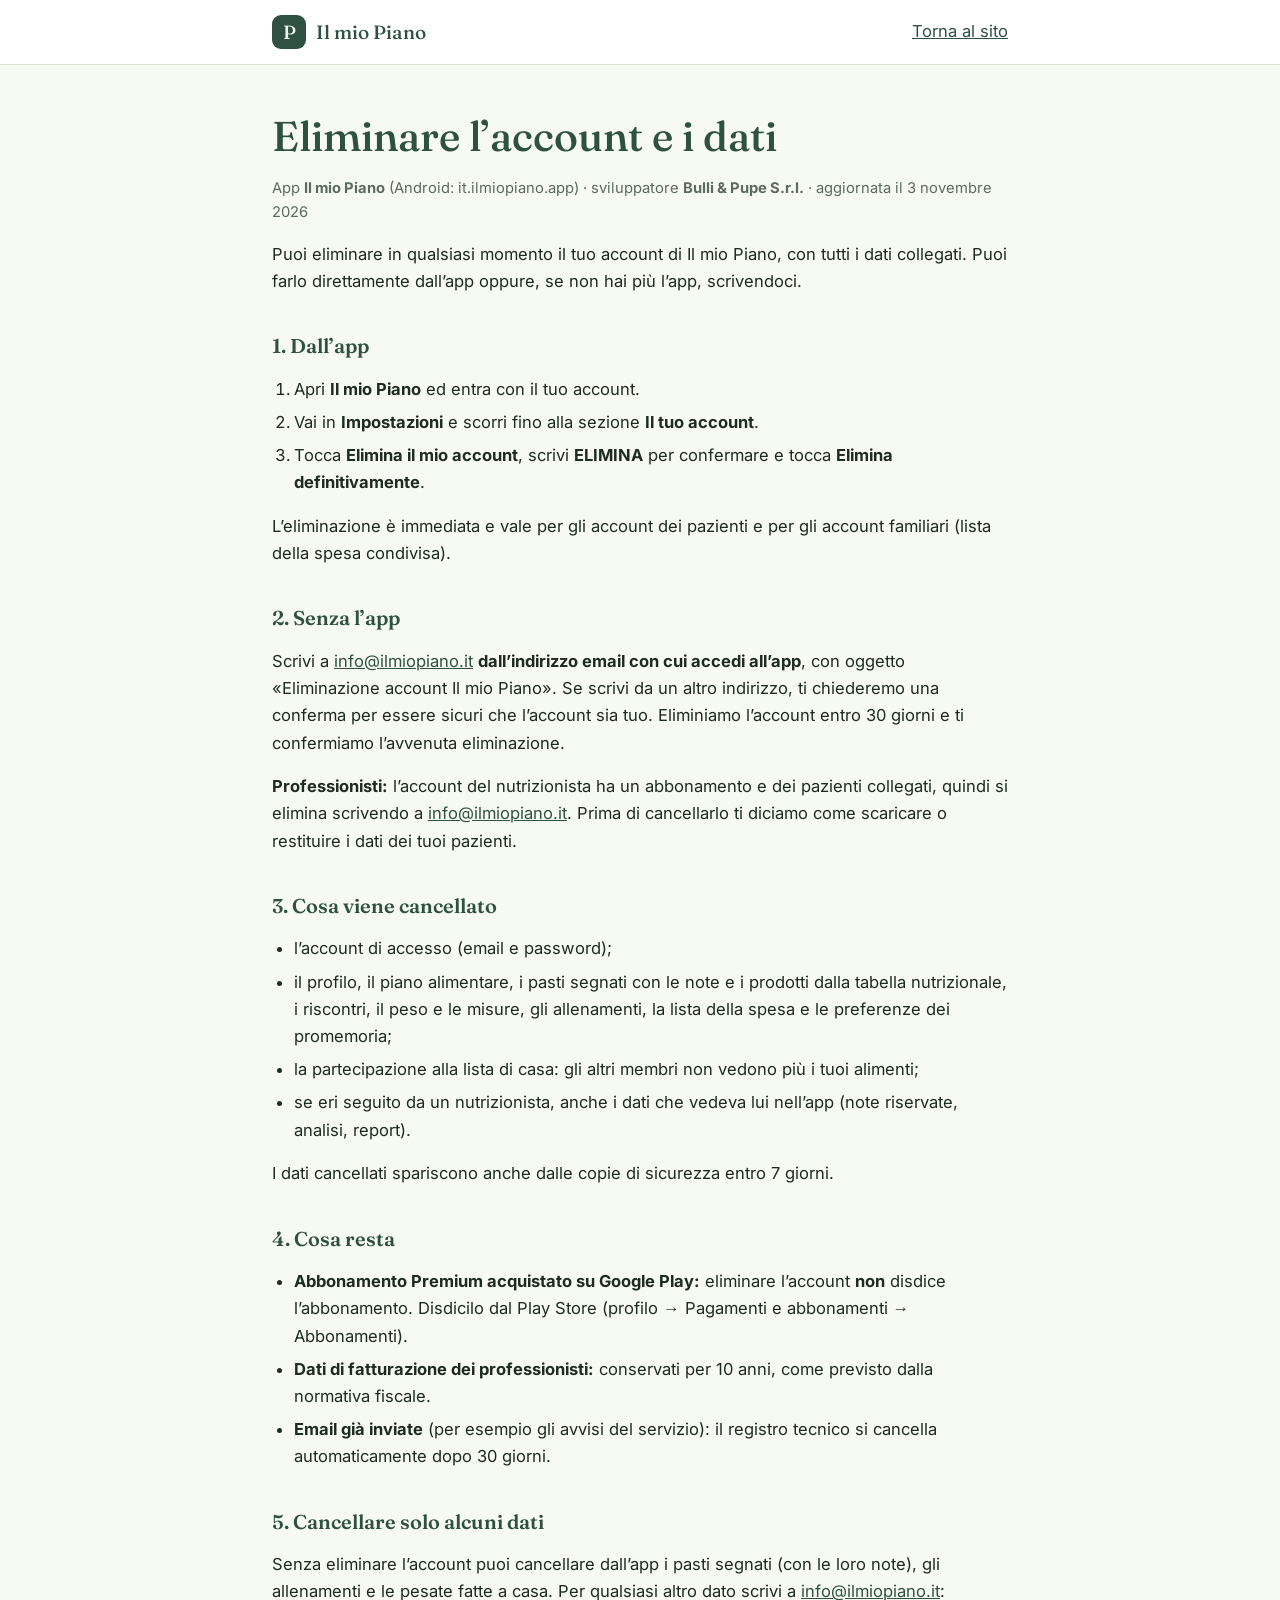
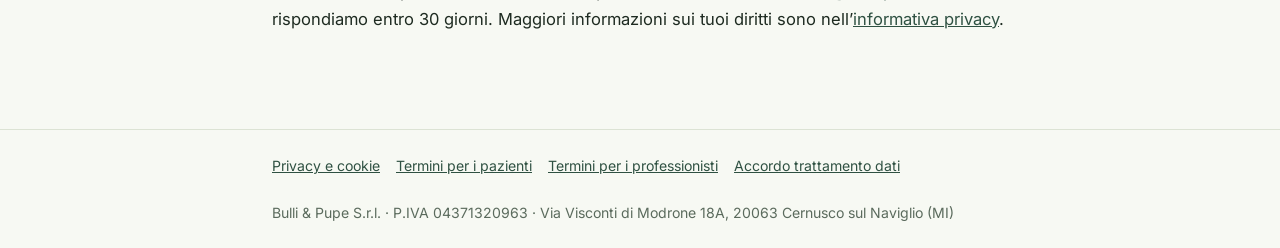
<file: elimina-account.html>
<!DOCTYPE html><html lang="it"><head><meta charset="utf-8">
<meta name="viewport" content="width=device-width, initial-scale=1, viewport-fit=cover">
<title>Eliminare l’account e i dati — Il mio Piano</title><meta name="robots" content="index,follow">
<link rel="icon" href="data:image/svg+xml,%3Csvg xmlns='http://www.w3.org/2000/svg' viewBox='0 0 32 32'%3E%3Crect width='32' height='32' rx='8' fill='%232F5142'/%3E%3Ctext x='16' y='22' text-anchor='middle' font-family='Georgia' font-size='18' fill='%23F3F7F0'%3EP%3C/text%3E%3C/svg%3E">
<link rel="stylesheet" href="fonts.css">
<style>
:root{--bg:#F7F9F3;--ink:#1E2B21;--soft:#5B6B5D;--border:#DCE3D4;--accent:#2F5142;--gold:#B9852E}
*{box-sizing:border-box}html,body{margin:0}
body{font-family:"Inter",-apple-system,"Segoe UI",sans-serif;background:var(--bg);color:var(--ink);line-height:1.65;font-size:16.5px}
header{border-bottom:1px solid var(--border);background:#fff}
header .w{display:flex;align-items:center;justify-content:space-between;height:64px}
.brand{display:flex;gap:10px;align-items:center;text-decoration:none;color:var(--accent);font:500 1.2rem "Fraunces",Georgia,serif}
.mark{width:34px;height:34px;border-radius:9px;background:var(--accent);color:#F3F7F0;display:grid;place-items:center}
.w{max-width:780px;margin:0 auto;padding:0 22px}
main{padding:48px 0 80px}
h1{font:500 clamp(1.9rem,4vw,2.6rem)/1.15 "Fraunces",Georgia,serif;color:var(--accent);margin:0 0 8px}
h2{font:600 1.25rem/1.3 "Fraunces",Georgia,serif;color:var(--accent);margin:38px 0 10px}
h3{font-size:1rem;margin:22px 0 6px}
p,li{color:var(--ink)}ul,ol{padding-left:22px}li{margin-bottom:6px}
.meta{color:var(--soft);font-size:.92rem}
.nota{background:#F6ECD9;border-left:4px solid var(--gold);padding:12px 16px;border-radius:8px;font-size:.93rem;margin:22px 0}
table{width:100%;border-collapse:collapse;font-size:.93rem;margin:10px 0}
th,td{text-align:left;padding:9px 10px;border-bottom:1px solid var(--border);vertical-align:top}th{color:var(--soft);font-weight:600}
.tw{overflow-x:auto}
footer{border-top:1px solid var(--border);padding:24px 0;font-size:.88rem;color:var(--soft)}
footer a{color:var(--accent);margin-right:16px}
a{color:var(--accent)}
</style></head><body>
<header><div class="w"><a class="brand" href="index.html"><span class="mark">P</span>Il mio Piano</a><a href="index.html">Torna al sito</a></div></header>
<main><div class="w"><h1>Eliminare l’account e i dati</h1><p class="meta">App <strong>Il mio Piano</strong> (Android: it.ilmiopiano.app) · sviluppatore <strong>Bulli &amp; Pupe S.r.l.</strong> · aggiornata il 3 novembre 2026</p>
<p>Puoi eliminare in qualsiasi momento il tuo account di Il mio Piano, con tutti i dati collegati. Puoi farlo direttamente dall’app oppure, se non hai più l’app, scrivendoci.</p>

<h2>1. Dall’app</h2>
<ol>
<li>Apri <strong>Il mio Piano</strong> ed entra con il tuo account.</li>
<li>Vai in <strong>Impostazioni</strong> e scorri fino alla sezione <strong>Il tuo account</strong>.</li>
<li>Tocca <strong>Elimina il mio account</strong>, scrivi <strong>ELIMINA</strong> per confermare e tocca <strong>Elimina definitivamente</strong>.</li>
</ol>
<p>L’eliminazione è immediata e vale per gli account dei pazienti e per gli account familiari (lista della spesa condivisa).</p>

<h2>2. Senza l’app</h2>
<p>Scrivi a <a href="mailto:info@ilmiopiano.it?subject=Eliminazione%20account%20Il%20mio%20Piano">info@ilmiopiano.it</a> <strong>dall’indirizzo email con cui accedi all’app</strong>, con oggetto «Eliminazione account Il mio Piano». Se scrivi da un altro indirizzo, ti chiederemo una conferma per essere sicuri che l’account sia tuo. Eliminiamo l’account entro 30 giorni e ti confermiamo l’avvenuta eliminazione.</p>
<p><strong>Professionisti:</strong> l’account del nutrizionista ha un abbonamento e dei pazienti collegati, quindi si elimina scrivendo a <a href="mailto:info@ilmiopiano.it">info@ilmiopiano.it</a>. Prima di cancellarlo ti diciamo come scaricare o restituire i dati dei tuoi pazienti.</p>

<h2>3. Cosa viene cancellato</h2>
<ul>
<li>l’account di accesso (email e password);</li>
<li>il profilo, il piano alimentare, i pasti segnati con le note e i prodotti dalla tabella nutrizionale, i riscontri, il peso e le misure, gli allenamenti, la lista della spesa e le preferenze dei promemoria;</li>
<li>la partecipazione alla lista di casa: gli altri membri non vedono più i tuoi alimenti;</li>
<li>se eri seguito da un nutrizionista, anche i dati che vedeva lui nell’app (note riservate, analisi, report).</li>
</ul>
<p>I dati cancellati spariscono anche dalle copie di sicurezza entro 7 giorni.</p>

<h2>4. Cosa resta</h2>
<ul>
<li><strong>Abbonamento Premium acquistato su Google Play:</strong> eliminare l’account <strong>non</strong> disdice l’abbonamento. Disdicilo dal Play Store (profilo → Pagamenti e abbonamenti → Abbonamenti).</li>
<li><strong>Dati di fatturazione dei professionisti:</strong> conservati per 10 anni, come previsto dalla normativa fiscale.</li>
<li><strong>Email già inviate</strong> (per esempio gli avvisi del servizio): il registro tecnico si cancella automaticamente dopo 30 giorni.</li>
</ul>

<h2>5. Cancellare solo alcuni dati</h2>
<p>Senza eliminare l’account puoi cancellare dall’app i pasti segnati (con le loro note), gli allenamenti e le pesate fatte a casa. Per qualsiasi altro dato scrivi a <a href="mailto:info@ilmiopiano.it">info@ilmiopiano.it</a>: rispondiamo entro 30 giorni. Maggiori informazioni sui tuoi diritti sono nell’<a href="privacy.html">informativa privacy</a>.</p>
</div></main>
<footer><div class="w"><a href="privacy.html">Privacy e cookie</a><a href="termini-pazienti.html">Termini per i pazienti</a><a href="termini.html">Termini per i professionisti</a><a href="accordo-trattamento-dati.html">Accordo trattamento dati</a><br><br>Bulli &amp; Pupe S.r.l. · P.IVA 04371320963 · Via Visconti di Modrone 18A, 20063 Cernusco sul Naviglio (MI)</div></footer>
</body></html>
</file>
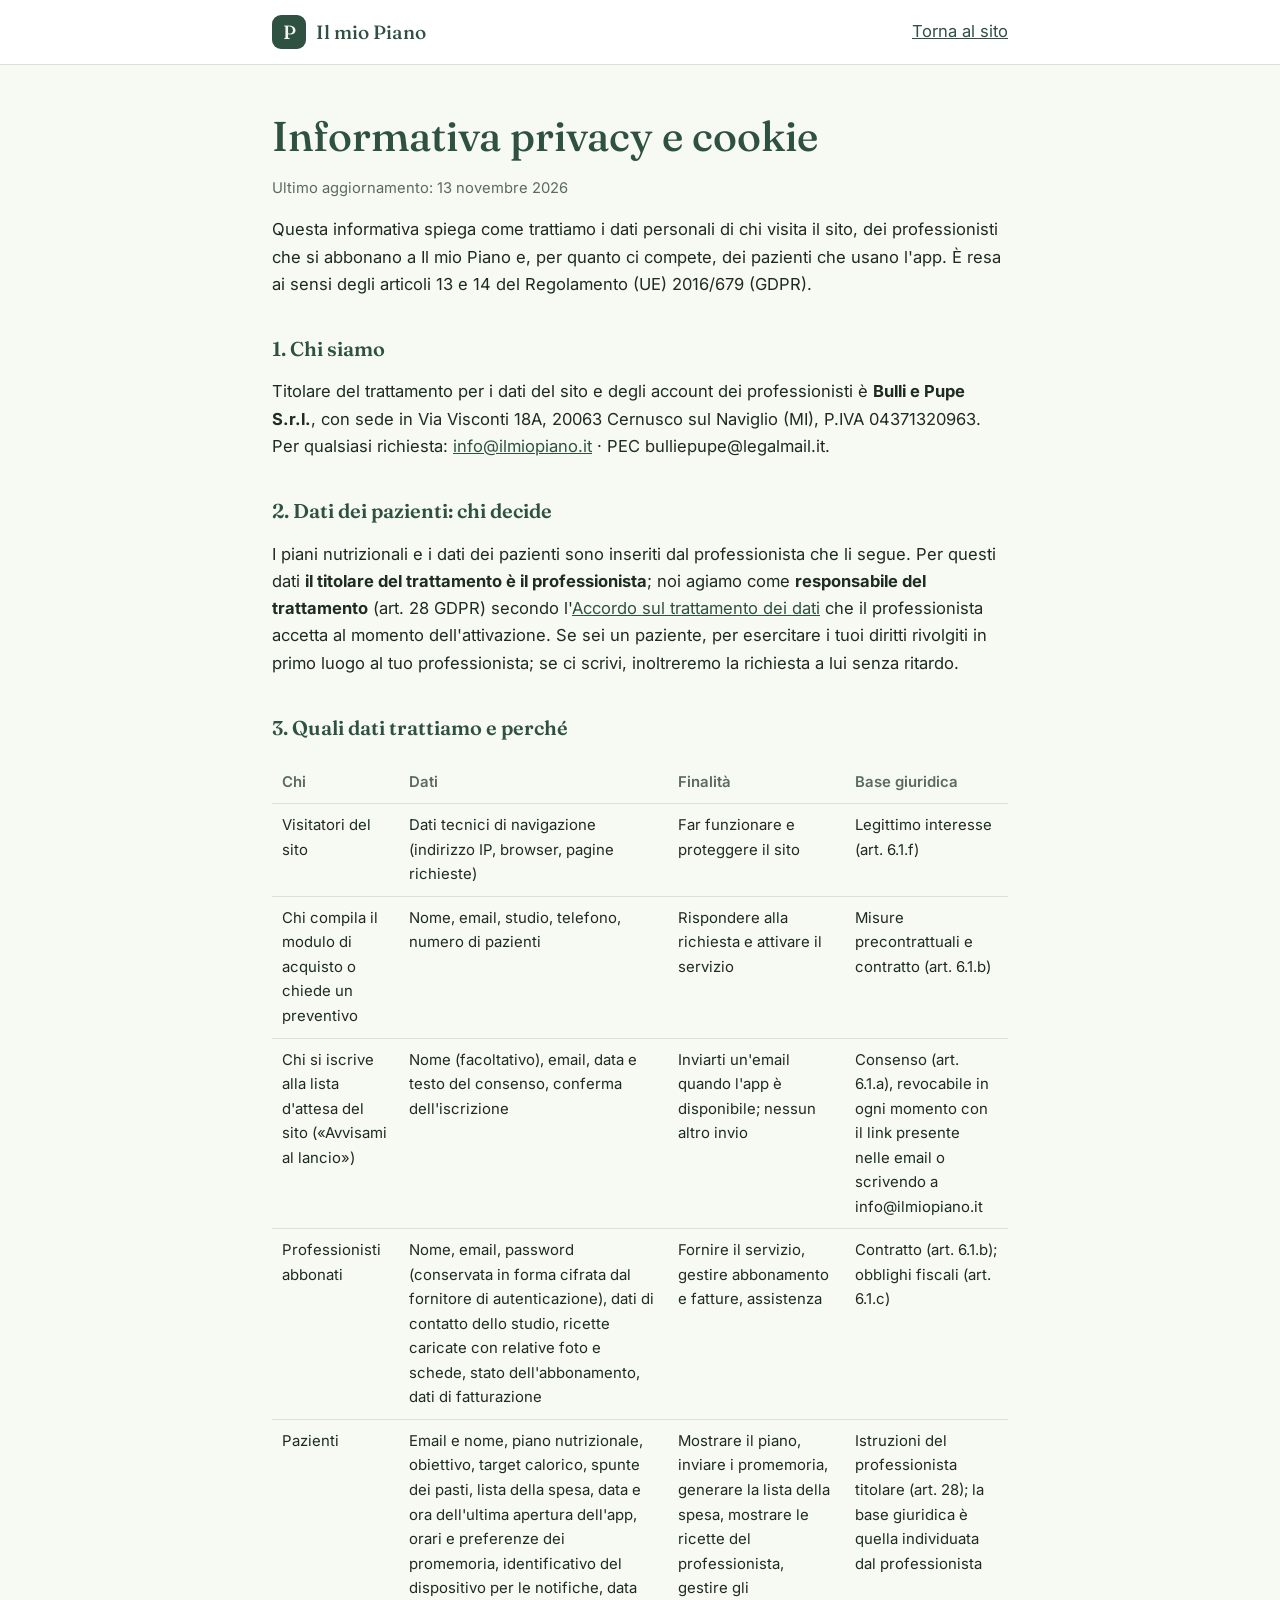
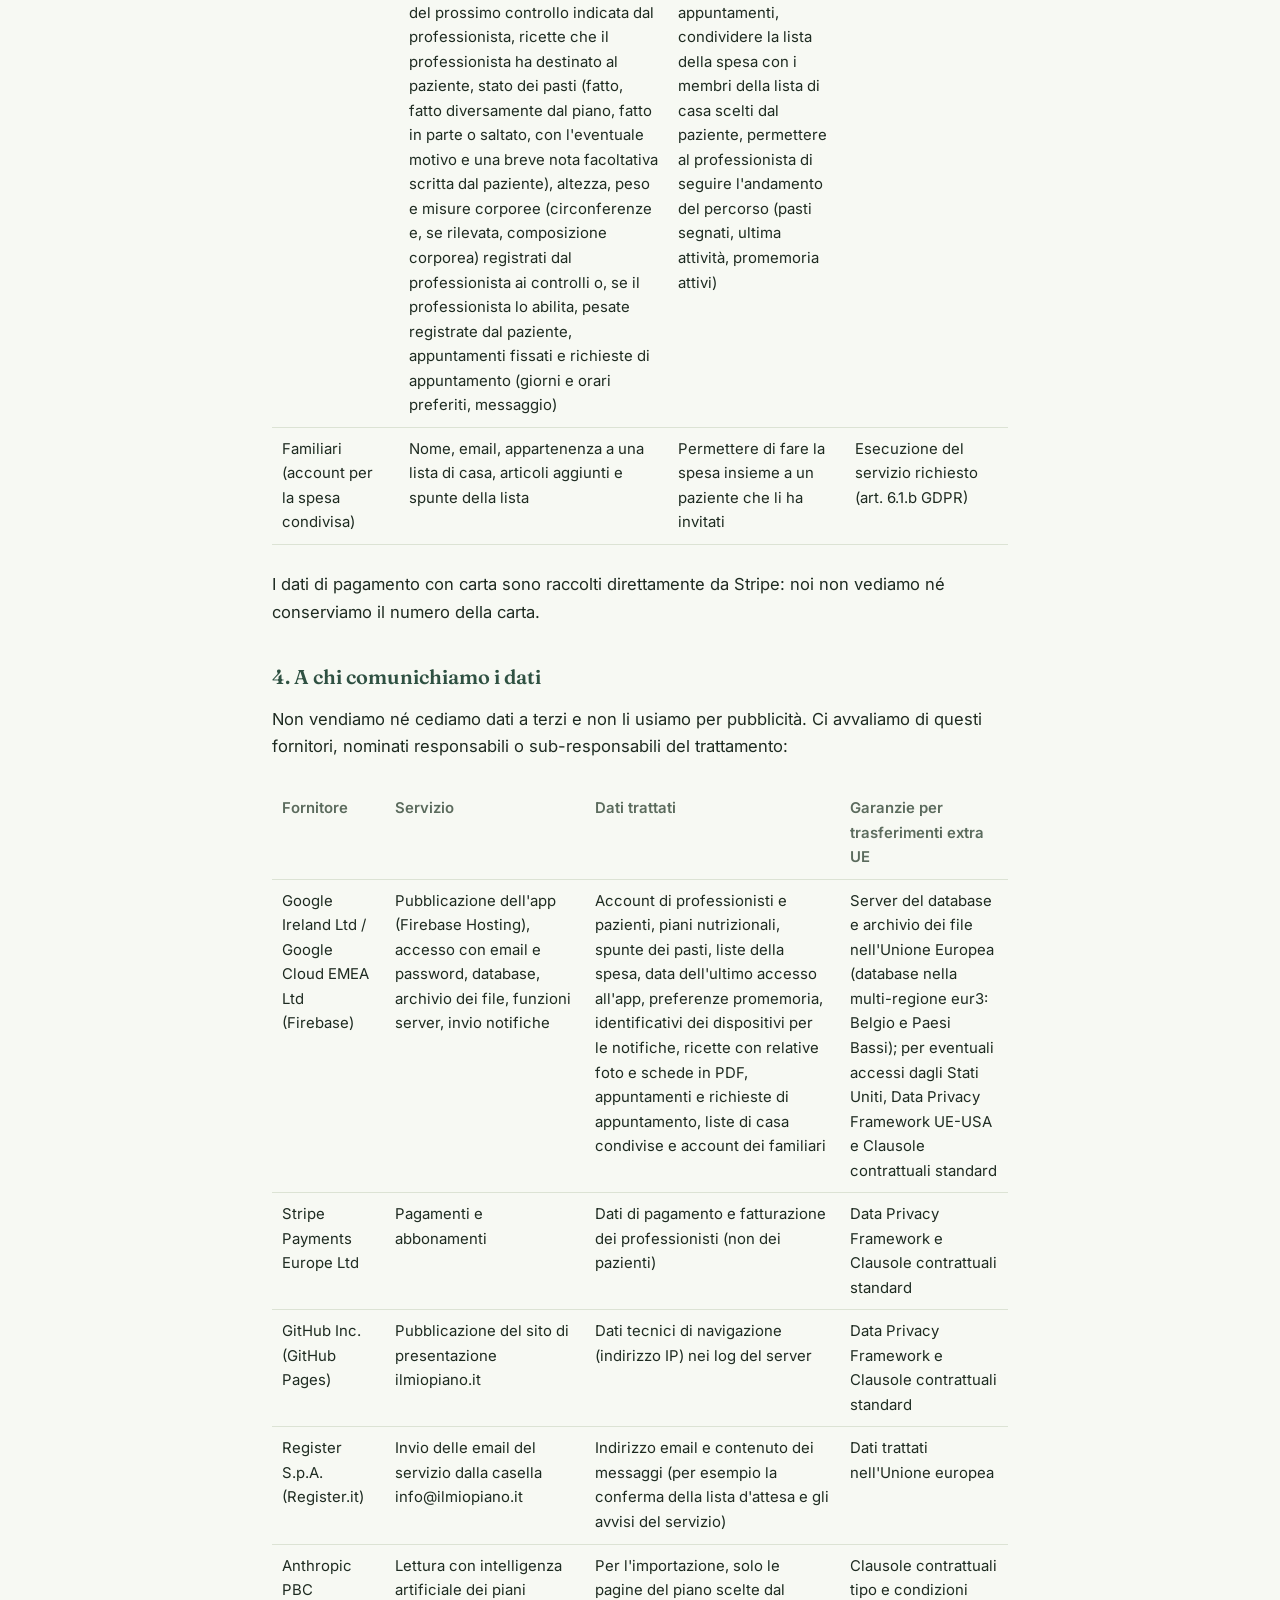
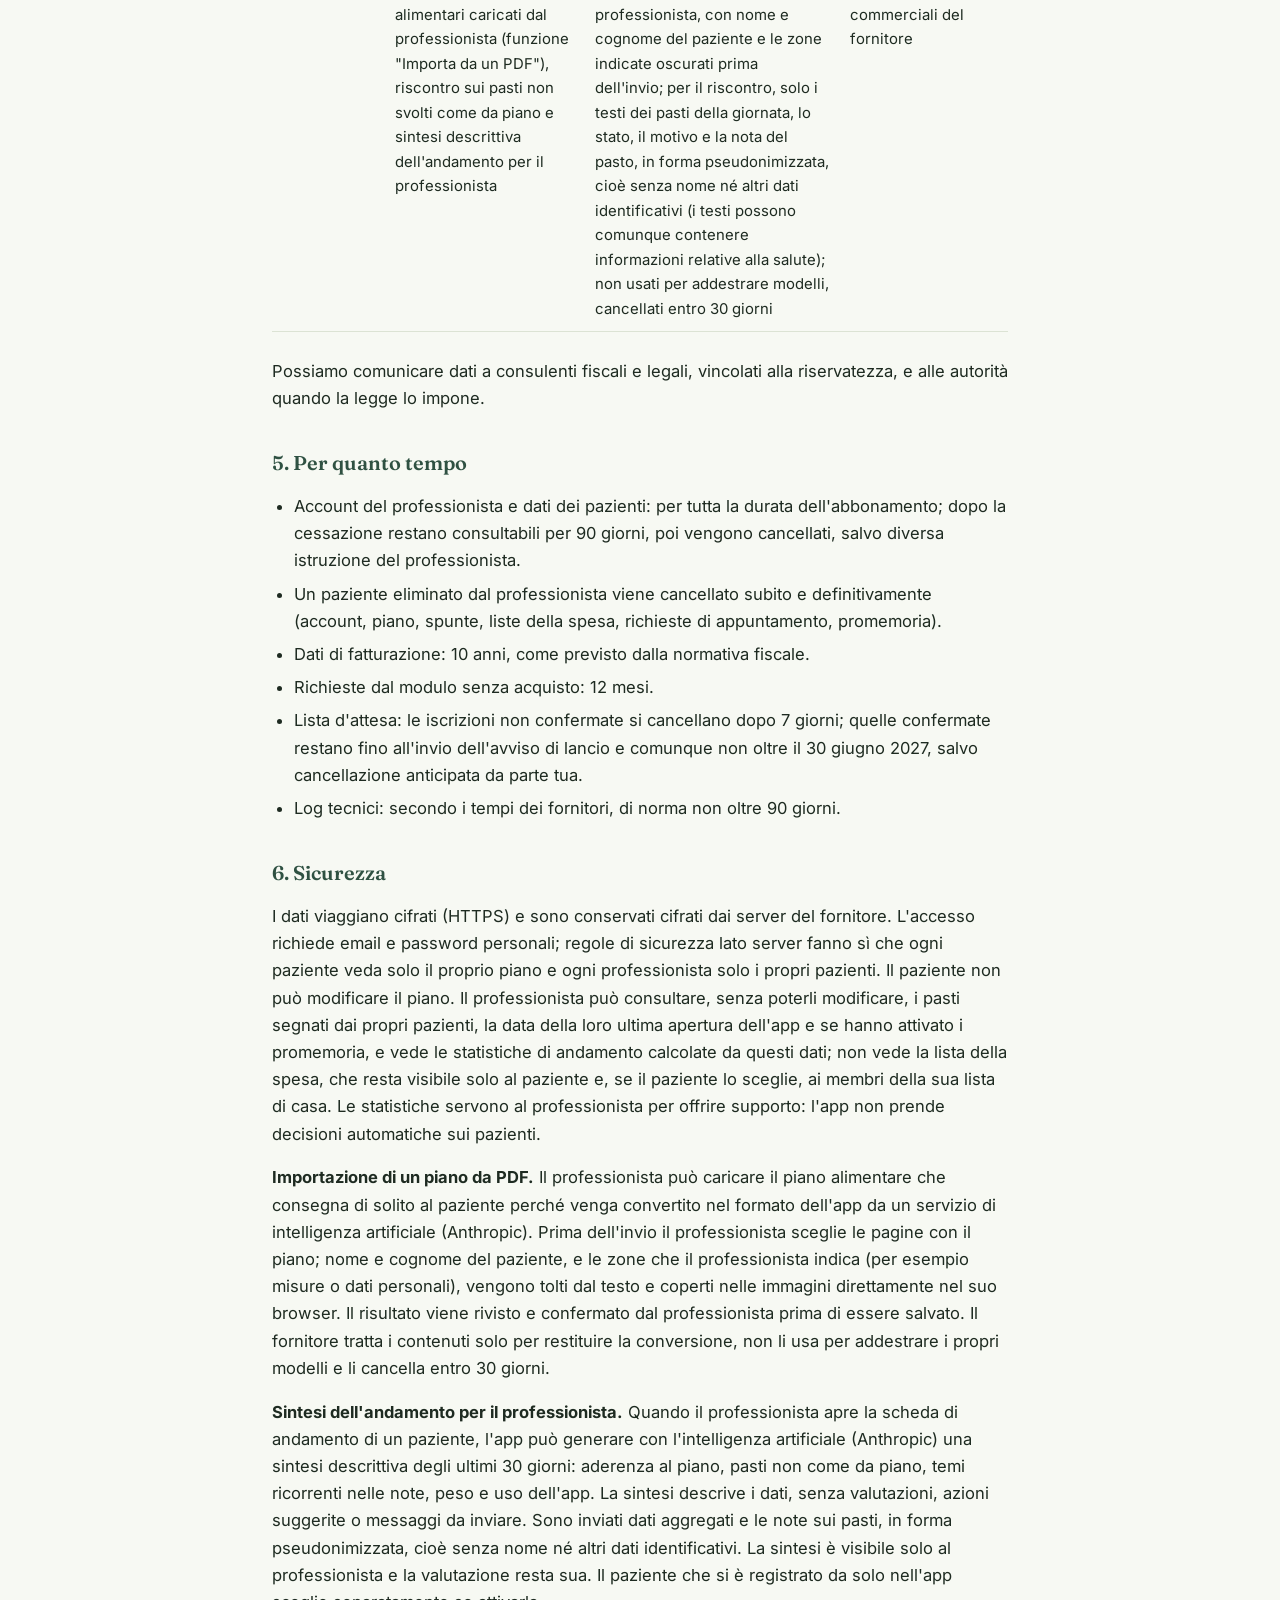
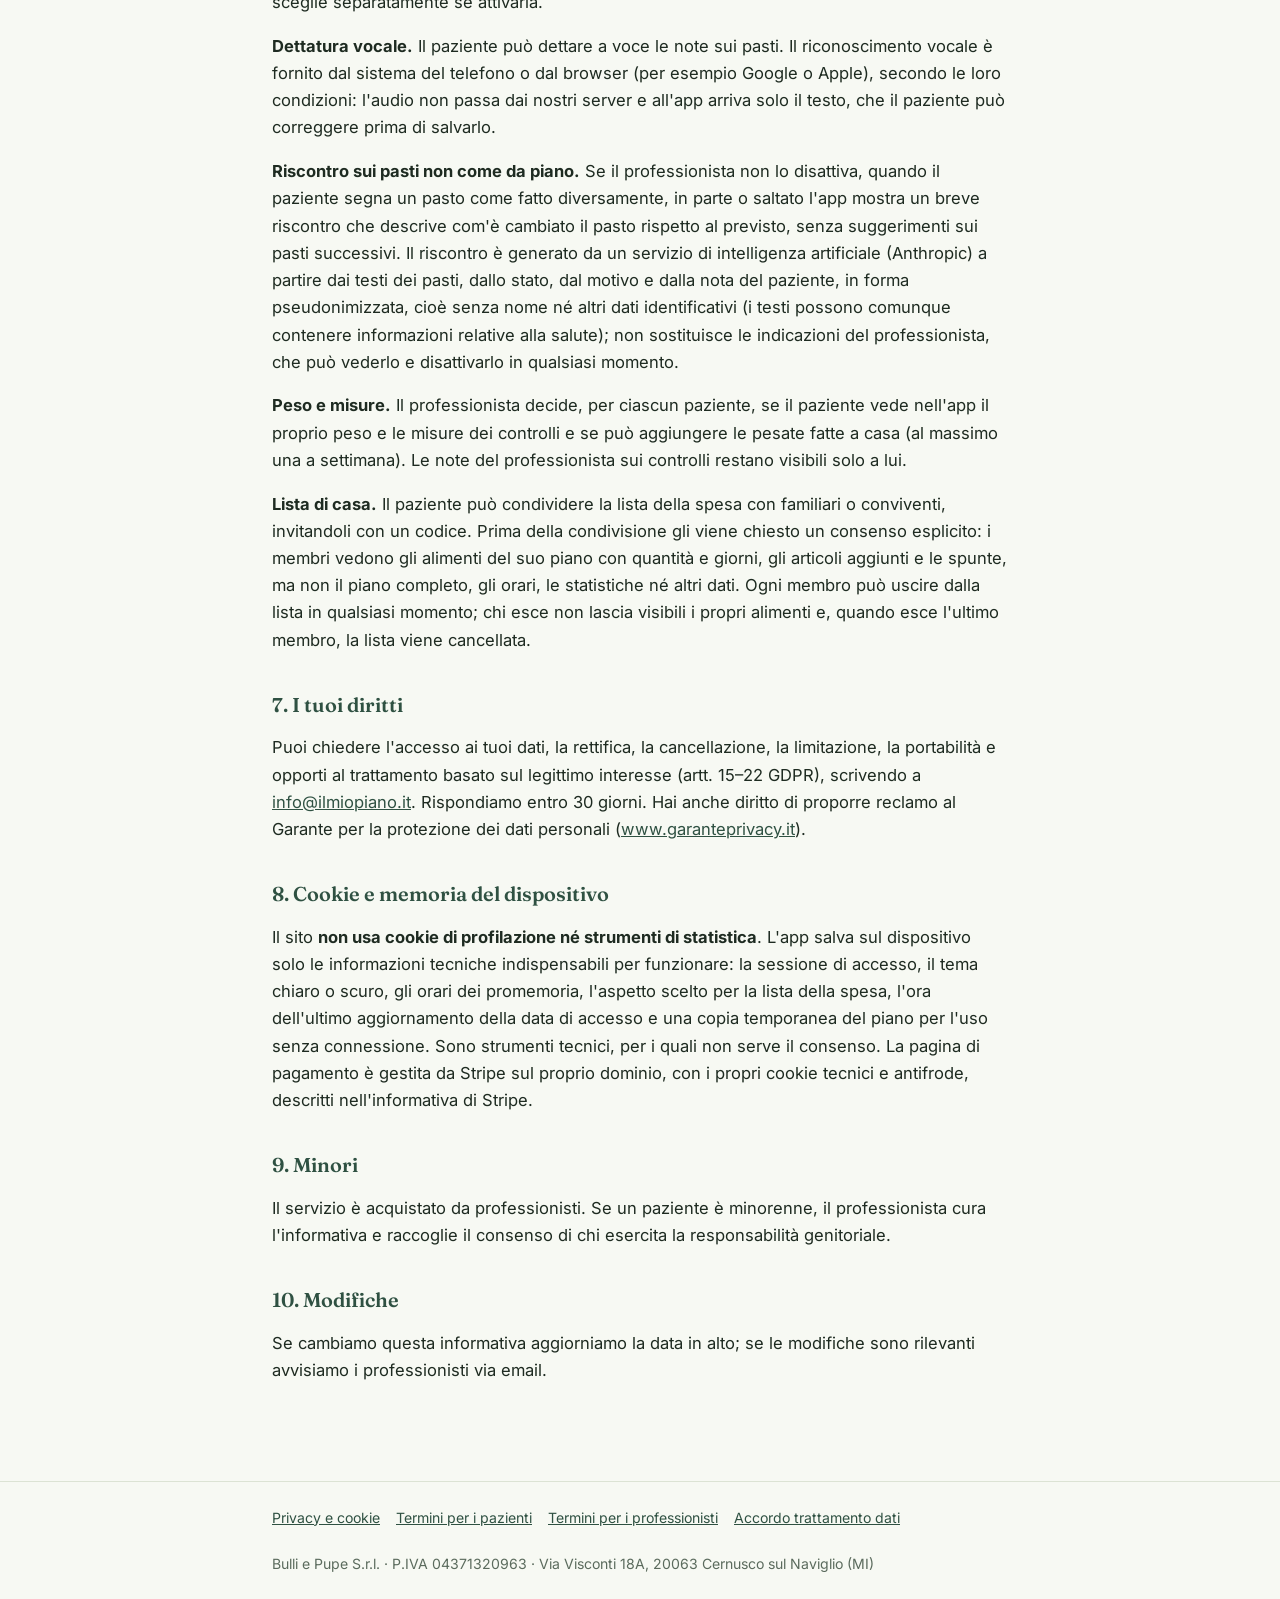
<file: privacy.html>
<!DOCTYPE html><html lang="it"><head><meta charset="utf-8">
<meta name="viewport" content="width=device-width, initial-scale=1, viewport-fit=cover">
<title>Informativa privacy e cookie — Il mio Piano</title><meta name="robots" content="index,follow">
<link rel="icon" href="data:image/svg+xml,%3Csvg xmlns='http://www.w3.org/2000/svg' viewBox='0 0 32 32'%3E%3Crect width='32' height='32' rx='8' fill='%232F5142'/%3E%3Ctext x='16' y='22' text-anchor='middle' font-family='Georgia' font-size='18' fill='%23F3F7F0'%3EP%3C/text%3E%3C/svg%3E">
<link rel="stylesheet" href="fonts.css">
<style>
:root{--bg:#F7F9F3;--ink:#1E2B21;--soft:#5B6B5D;--border:#DCE3D4;--accent:#2F5142;--gold:#B9852E}
*{box-sizing:border-box}html,body{margin:0}
body{font-family:"Inter",-apple-system,"Segoe UI",sans-serif;background:var(--bg);color:var(--ink);line-height:1.65;font-size:16.5px}
header{border-bottom:1px solid var(--border);background:#fff}
header .w{display:flex;align-items:center;justify-content:space-between;height:64px}
.brand{display:flex;gap:10px;align-items:center;text-decoration:none;color:var(--accent);font:500 1.2rem "Fraunces",Georgia,serif}
.mark{width:34px;height:34px;border-radius:9px;background:var(--accent);color:#F3F7F0;display:grid;place-items:center}
.w{max-width:780px;margin:0 auto;padding:0 22px}
main{padding:48px 0 80px}
h1{font:500 clamp(1.9rem,4vw,2.6rem)/1.15 "Fraunces",Georgia,serif;color:var(--accent);margin:0 0 8px}
h2{font:600 1.25rem/1.3 "Fraunces",Georgia,serif;color:var(--accent);margin:38px 0 10px}
h3{font-size:1rem;margin:22px 0 6px}
p,li{color:var(--ink)}ul,ol{padding-left:22px}li{margin-bottom:6px}
.meta{color:var(--soft);font-size:.92rem}
.nota{background:#F6ECD9;border-left:4px solid var(--gold);padding:12px 16px;border-radius:8px;font-size:.93rem;margin:22px 0}
table{width:100%;border-collapse:collapse;font-size:.93rem;margin:10px 0}
th,td{text-align:left;padding:9px 10px;border-bottom:1px solid var(--border);vertical-align:top}th{color:var(--soft);font-weight:600}
.tw{overflow-x:auto}
footer{border-top:1px solid var(--border);padding:24px 0;font-size:.88rem;color:var(--soft)}
footer a{color:var(--accent);margin-right:16px}
a{color:var(--accent)}
</style></head><body>
<header><div class="w"><a class="brand" href="index.html"><span class="mark">P</span>Il mio Piano</a><a href="index.html">Torna al sito</a></div></header>
<main><div class="w"><h1>Informativa privacy e cookie</h1><p class="meta">Ultimo aggiornamento: 13 novembre 2026</p>
<p>Questa informativa spiega come trattiamo i dati personali di chi visita il sito, dei professionisti che si abbonano a Il mio Piano e, per quanto ci compete, dei pazienti che usano l'app. È resa ai sensi degli articoli 13 e 14 del Regolamento (UE) 2016/679 (GDPR).</p>

<h2>1. Chi siamo</h2>
<p>Titolare del trattamento per i dati del sito e degli account dei professionisti è <strong>Bulli e Pupe S.r.l.</strong>, con sede in Via Visconti 18A, 20063 Cernusco sul Naviglio (MI), P.IVA 04371320963. Per qualsiasi richiesta: <a href="mailto:info@ilmiopiano.it">info@ilmiopiano.it</a> · PEC bulliepupe@legalmail.it.</p>

<h2>2. Dati dei pazienti: chi decide</h2>
<p>I piani nutrizionali e i dati dei pazienti sono inseriti dal professionista che li segue. Per questi dati <strong>il titolare del trattamento è il professionista</strong>; noi agiamo come <strong>responsabile del trattamento</strong> (art. 28 GDPR) secondo l'<a href="accordo-trattamento-dati.html">Accordo sul trattamento dei dati</a> che il professionista accetta al momento dell'attivazione. Se sei un paziente, per esercitare i tuoi diritti rivolgiti in primo luogo al tuo professionista; se ci scrivi, inoltreremo la richiesta a lui senza ritardo.</p>

<h2>3. Quali dati trattiamo e perché</h2>
<div class="tw"><table>
<tr><th>Chi</th><th>Dati</th><th>Finalità</th><th>Base giuridica</th></tr>
<tr><td>Visitatori del sito</td><td>Dati tecnici di navigazione (indirizzo IP, browser, pagine richieste)</td><td>Far funzionare e proteggere il sito</td><td>Legittimo interesse (art. 6.1.f)</td></tr>
<tr><td>Chi compila il modulo di acquisto o chiede un preventivo</td><td>Nome, email, studio, telefono, numero di pazienti</td><td>Rispondere alla richiesta e attivare il servizio</td><td>Misure precontrattuali e contratto (art. 6.1.b)</td></tr>
<tr id="lista-attesa"><td>Chi si iscrive alla lista d'attesa del sito («Avvisami al lancio»)</td><td>Nome (facoltativo), email, data e testo del consenso, conferma dell'iscrizione</td><td>Inviarti un'email quando l'app è disponibile; nessun altro invio</td><td>Consenso (art. 6.1.a), revocabile in ogni momento con il link presente nelle email o scrivendo a info@ilmiopiano.it</td></tr>
<tr><td>Professionisti abbonati</td><td>Nome, email, password (conservata in forma cifrata dal fornitore di autenticazione), dati di contatto dello studio, ricette caricate con relative foto e schede, stato dell'abbonamento, dati di fatturazione</td><td>Fornire il servizio, gestire abbonamento e fatture, assistenza</td><td>Contratto (art. 6.1.b); obblighi fiscali (art. 6.1.c)</td></tr>
<tr><td>Pazienti</td><td>Email e nome, piano nutrizionale, obiettivo, target calorico, spunte dei pasti, lista della spesa, data e ora dell'ultima apertura dell'app, orari e preferenze dei promemoria, identificativo del dispositivo per le notifiche, data del prossimo controllo indicata dal professionista, ricette che il professionista ha destinato al paziente, stato dei pasti (fatto, fatto diversamente dal piano, fatto in parte o saltato, con l'eventuale motivo e una breve nota facoltativa scritta dal paziente), altezza, peso e misure corporee (circonferenze e, se rilevata, composizione corporea) registrati dal professionista ai controlli o, se il professionista lo abilita, pesate registrate dal paziente, appuntamenti fissati e richieste di appuntamento (giorni e orari preferiti, messaggio)</td><td>Mostrare il piano, inviare i promemoria, generare la lista della spesa, mostrare le ricette del professionista, gestire gli appuntamenti, condividere la lista della spesa con i membri della lista di casa scelti dal paziente, permettere al professionista di seguire l'andamento del percorso (pasti segnati, ultima attività, promemoria attivi)</td><td>Istruzioni del professionista titolare (art. 28); la base giuridica è quella individuata dal professionista</td></tr><tr><td>Familiari (account per la spesa condivisa)</td><td>Nome, email, appartenenza a una lista di casa, articoli aggiunti e spunte della lista</td><td>Permettere di fare la spesa insieme a un paziente che li ha invitati</td><td>Esecuzione del servizio richiesto (art. 6.1.b GDPR)</td></tr>
</table></div>
<p>I dati di pagamento con carta sono raccolti direttamente da Stripe: noi non vediamo né conserviamo il numero della carta.</p>

<h2>4. A chi comunichiamo i dati</h2>
<p>Non vendiamo né cediamo dati a terzi e non li usiamo per pubblicità. Ci avvaliamo di questi fornitori, nominati responsabili o sub-responsabili del trattamento:</p>
<div class="tw"><table>
<tr><th>Fornitore</th><th>Servizio</th><th>Dati trattati</th><th>Garanzie per trasferimenti extra UE</th></tr>
<tr><td>Google Ireland Ltd / Google Cloud EMEA Ltd (Firebase)</td><td>Pubblicazione dell'app (Firebase Hosting), accesso con email e password, database, archivio dei file, funzioni server, invio notifiche</td><td>Account di professionisti e pazienti, piani nutrizionali, spunte dei pasti, liste della spesa, data dell'ultimo accesso all'app, preferenze promemoria, identificativi dei dispositivi per le notifiche, ricette con relative foto e schede in PDF, appuntamenti e richieste di appuntamento, liste di casa condivise e account dei familiari</td><td>Server del database e archivio dei file nell'Unione Europea (database nella multi-regione eur3: Belgio e Paesi Bassi); per eventuali accessi dagli Stati Uniti, Data Privacy Framework UE-USA e Clausole contrattuali standard</td></tr>
<tr><td>Stripe Payments Europe Ltd</td><td>Pagamenti e abbonamenti</td><td>Dati di pagamento e fatturazione dei professionisti (non dei pazienti)</td><td>Data Privacy Framework e Clausole contrattuali standard</td></tr>
<tr><td>GitHub Inc. (GitHub Pages)</td><td>Pubblicazione del sito di presentazione ilmiopiano.it</td><td>Dati tecnici di navigazione (indirizzo IP) nei log del server</td><td>Data Privacy Framework e Clausole contrattuali standard</td></tr>
<tr><td>Register S.p.A. (Register.it)</td><td>Invio delle email del servizio dalla casella info@ilmiopiano.it</td><td>Indirizzo email e contenuto dei messaggi (per esempio la conferma della lista d'attesa e gli avvisi del servizio)</td><td>Dati trattati nell'Unione europea</td></tr>
<tr><td>Anthropic PBC</td><td>Lettura con intelligenza artificiale dei piani alimentari caricati dal professionista (funzione "Importa da un PDF"), riscontro sui pasti non svolti come da piano e sintesi descrittiva dell'andamento per il professionista</td><td>Per l'importazione, solo le pagine del piano scelte dal professionista, con nome e cognome del paziente e le zone indicate oscurati prima dell'invio; per il riscontro, solo i testi dei pasti della giornata, lo stato, il motivo e la nota del pasto, in forma pseudonimizzata, cioè senza nome né altri dati identificativi (i testi possono comunque contenere informazioni relative alla salute); non usati per addestrare modelli, cancellati entro 30 giorni</td><td>Clausole contrattuali tipo e condizioni commerciali del fornitore</td></tr>
</table></div>
<p>Possiamo comunicare dati a consulenti fiscali e legali, vincolati alla riservatezza, e alle autorità quando la legge lo impone.</p>

<h2>5. Per quanto tempo</h2>
<ul>
<li>Account del professionista e dati dei pazienti: per tutta la durata dell'abbonamento; dopo la cessazione restano consultabili per 90 giorni, poi vengono cancellati, salvo diversa istruzione del professionista.</li>
<li>Un paziente eliminato dal professionista viene cancellato subito e definitivamente (account, piano, spunte, liste della spesa, richieste di appuntamento, promemoria).</li>
<li>Dati di fatturazione: 10 anni, come previsto dalla normativa fiscale.</li>
<li>Richieste dal modulo senza acquisto: 12 mesi.</li>
<li>Lista d'attesa: le iscrizioni non confermate si cancellano dopo 7 giorni; quelle confermate restano fino all'invio dell'avviso di lancio e comunque non oltre il 30 giugno 2027, salvo cancellazione anticipata da parte tua.</li>
<li>Log tecnici: secondo i tempi dei fornitori, di norma non oltre 90 giorni.</li>
</ul>

<h2>6. Sicurezza</h2>
<p>I dati viaggiano cifrati (HTTPS) e sono conservati cifrati dai server del fornitore. L'accesso richiede email e password personali; regole di sicurezza lato server fanno sì che ogni paziente veda solo il proprio piano e ogni professionista solo i propri pazienti. Il paziente non può modificare il piano. Il professionista può consultare, senza poterli modificare, i pasti segnati dai propri pazienti, la data della loro ultima apertura dell'app e se hanno attivato i promemoria, e vede le statistiche di andamento calcolate da questi dati; non vede la lista della spesa, che resta visibile solo al paziente e, se il paziente lo sceglie, ai membri della sua lista di casa. Le statistiche servono al professionista per offrire supporto: l'app non prende decisioni automatiche sui pazienti.</p>
<p><strong>Importazione di un piano da PDF.</strong> Il professionista può caricare il piano alimentare che consegna di solito al paziente perché venga convertito nel formato dell'app da un servizio di intelligenza artificiale (Anthropic). Prima dell'invio il professionista sceglie le pagine con il piano; nome e cognome del paziente, e le zone che il professionista indica (per esempio misure o dati personali), vengono tolti dal testo e coperti nelle immagini direttamente nel suo browser. Il risultato viene rivisto e confermato dal professionista prima di essere salvato. Il fornitore tratta i contenuti solo per restituire la conversione, non li usa per addestrare i propri modelli e li cancella entro 30 giorni.</p>
<p><strong>Sintesi dell'andamento per il professionista.</strong> Quando il professionista apre la scheda di andamento di un paziente, l'app può generare con l'intelligenza artificiale (Anthropic) una sintesi descrittiva degli ultimi 30 giorni: aderenza al piano, pasti non come da piano, temi ricorrenti nelle note, peso e uso dell'app. La sintesi descrive i dati, senza valutazioni, azioni suggerite o messaggi da inviare. Sono inviati dati aggregati e le note sui pasti, in forma pseudonimizzata, cioè senza nome né altri dati identificativi. La sintesi è visibile solo al professionista e la valutazione resta sua. Il paziente che si è registrato da solo nell'app sceglie separatamente se attivarla.</p>
<p><strong>Dettatura vocale.</strong> Il paziente può dettare a voce le note sui pasti. Il riconoscimento vocale è fornito dal sistema del telefono o dal browser (per esempio Google o Apple), secondo le loro condizioni: l'audio non passa dai nostri server e all'app arriva solo il testo, che il paziente può correggere prima di salvarlo.</p>
<p><strong>Riscontro sui pasti non come da piano.</strong> Se il professionista non lo disattiva, quando il paziente segna un pasto come fatto diversamente, in parte o saltato l'app mostra un breve riscontro che descrive com'è cambiato il pasto rispetto al previsto, senza suggerimenti sui pasti successivi. Il riscontro è generato da un servizio di intelligenza artificiale (Anthropic) a partire dai testi dei pasti, dallo stato, dal motivo e dalla nota del paziente, in forma pseudonimizzata, cioè senza nome né altri dati identificativi (i testi possono comunque contenere informazioni relative alla salute); non sostituisce le indicazioni del professionista, che può vederlo e disattivarlo in qualsiasi momento.</p>
<p><strong>Peso e misure.</strong> Il professionista decide, per ciascun paziente, se il paziente vede nell'app il proprio peso e le misure dei controlli e se può aggiungere le pesate fatte a casa (al massimo una a settimana). Le note del professionista sui controlli restano visibili solo a lui.</p>
<p><strong>Lista di casa.</strong> Il paziente può condividere la lista della spesa con familiari o conviventi, invitandoli con un codice. Prima della condivisione gli viene chiesto un consenso esplicito: i membri vedono gli alimenti del suo piano con quantità e giorni, gli articoli aggiunti e le spunte, ma non il piano completo, gli orari, le statistiche né altri dati. Ogni membro può uscire dalla lista in qualsiasi momento; chi esce non lascia visibili i propri alimenti e, quando esce l'ultimo membro, la lista viene cancellata.</p>

<h2>7. I tuoi diritti</h2>
<p>Puoi chiedere l'accesso ai tuoi dati, la rettifica, la cancellazione, la limitazione, la portabilità e opporti al trattamento basato sul legittimo interesse (artt. 15–22 GDPR), scrivendo a <a href="mailto:info@ilmiopiano.it">info@ilmiopiano.it</a>. Rispondiamo entro 30 giorni. Hai anche diritto di proporre reclamo al Garante per la protezione dei dati personali (<a href="https://www.garanteprivacy.it" rel="noopener">www.garanteprivacy.it</a>).</p>

<h2>8. Cookie e memoria del dispositivo</h2>
<p>Il sito <strong>non usa cookie di profilazione né strumenti di statistica</strong>. L'app salva sul dispositivo solo le informazioni tecniche indispensabili per funzionare: la sessione di accesso, il tema chiaro o scuro, gli orari dei promemoria, l'aspetto scelto per la lista della spesa, l'ora dell'ultimo aggiornamento della data di accesso e una copia temporanea del piano per l'uso senza connessione. Sono strumenti tecnici, per i quali non serve il consenso. La pagina di pagamento è gestita da Stripe sul proprio dominio, con i propri cookie tecnici e antifrode, descritti nell'informativa di Stripe.</p>

<h2>9. Minori</h2>
<p>Il servizio è acquistato da professionisti. Se un paziente è minorenne, il professionista cura l'informativa e raccoglie il consenso di chi esercita la responsabilità genitoriale.</p>

<h2>10. Modifiche</h2>
<p>Se cambiamo questa informativa aggiorniamo la data in alto; se le modifiche sono rilevanti avvisiamo i professionisti via email.</p>
</div></main>
<footer><div class="w"><a href="privacy.html">Privacy e cookie</a><a href="termini-pazienti.html">Termini per i pazienti</a><a href="termini.html">Termini per i professionisti</a><a href="accordo-trattamento-dati.html">Accordo trattamento dati</a><br><br>Bulli e Pupe S.r.l. · P.IVA 04371320963 · Via Visconti 18A, 20063 Cernusco sul Naviglio (MI)</div></footer>
</body></html>
</file>
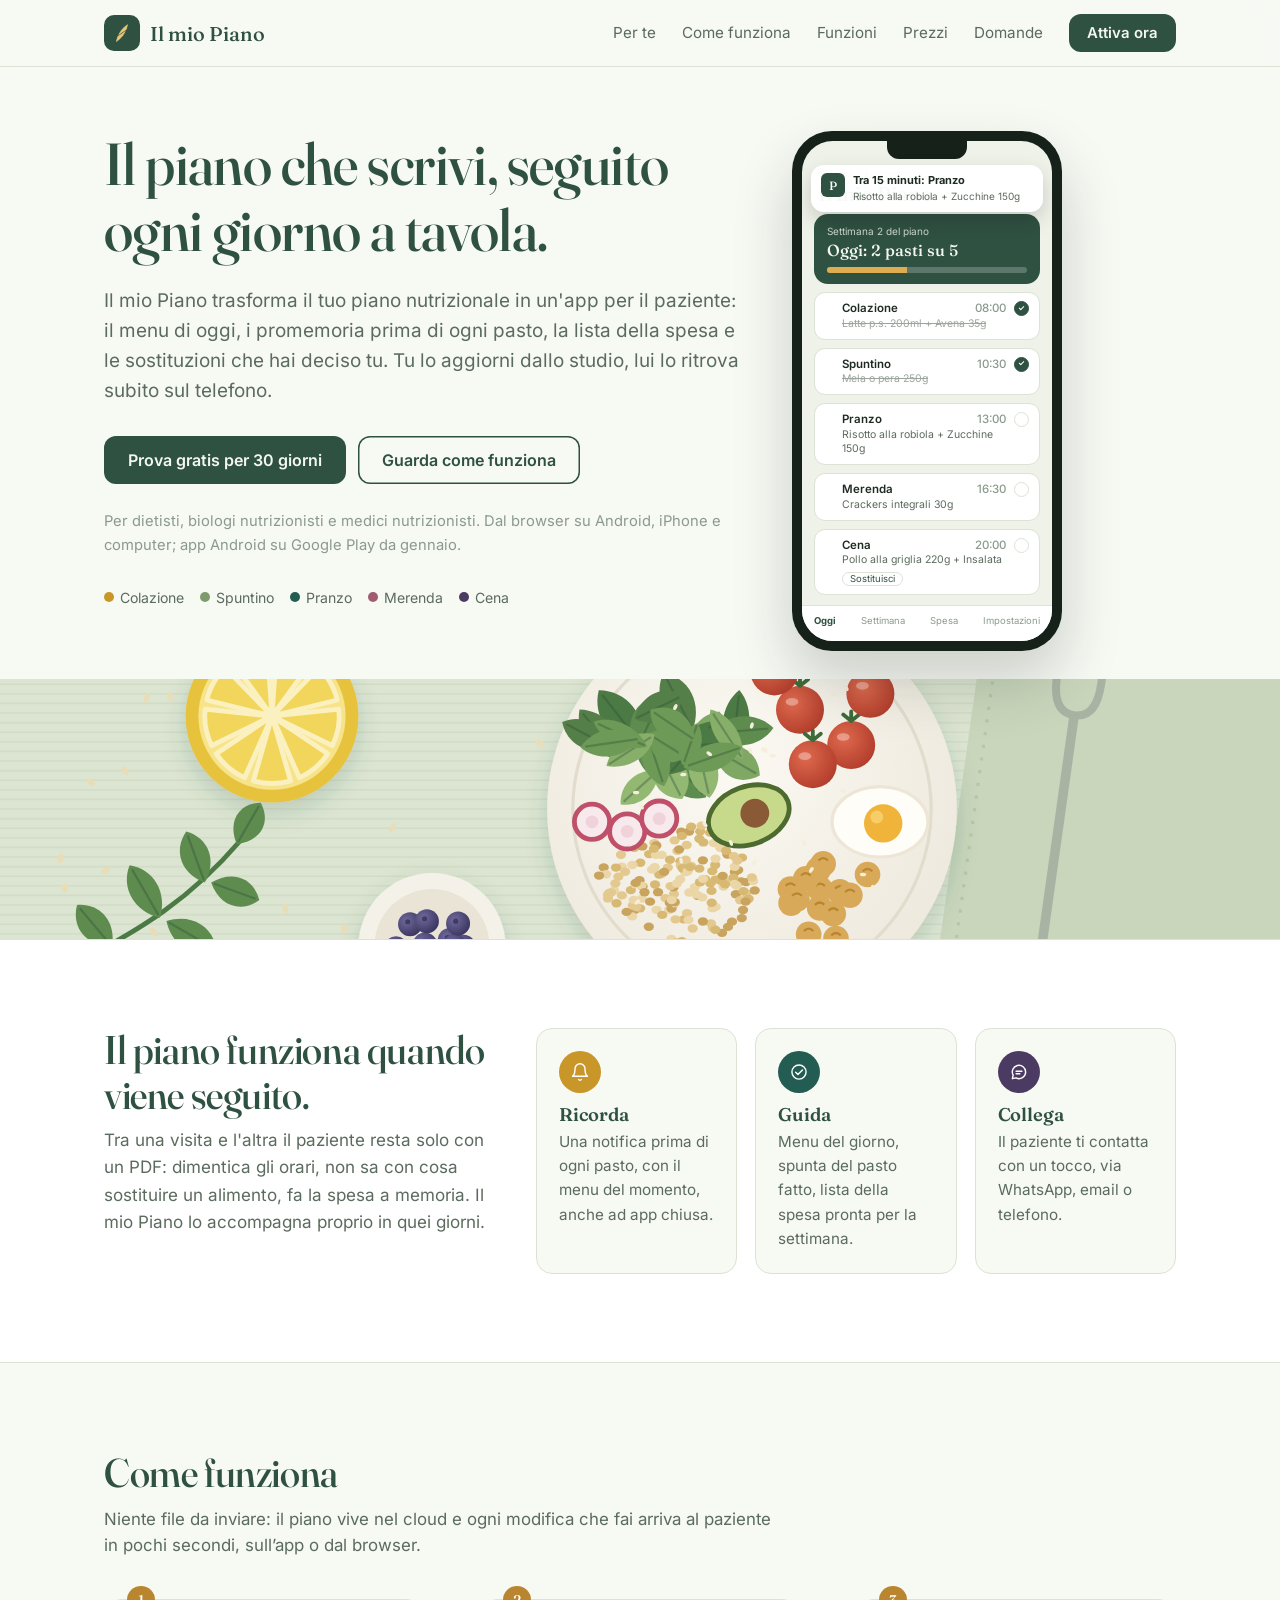
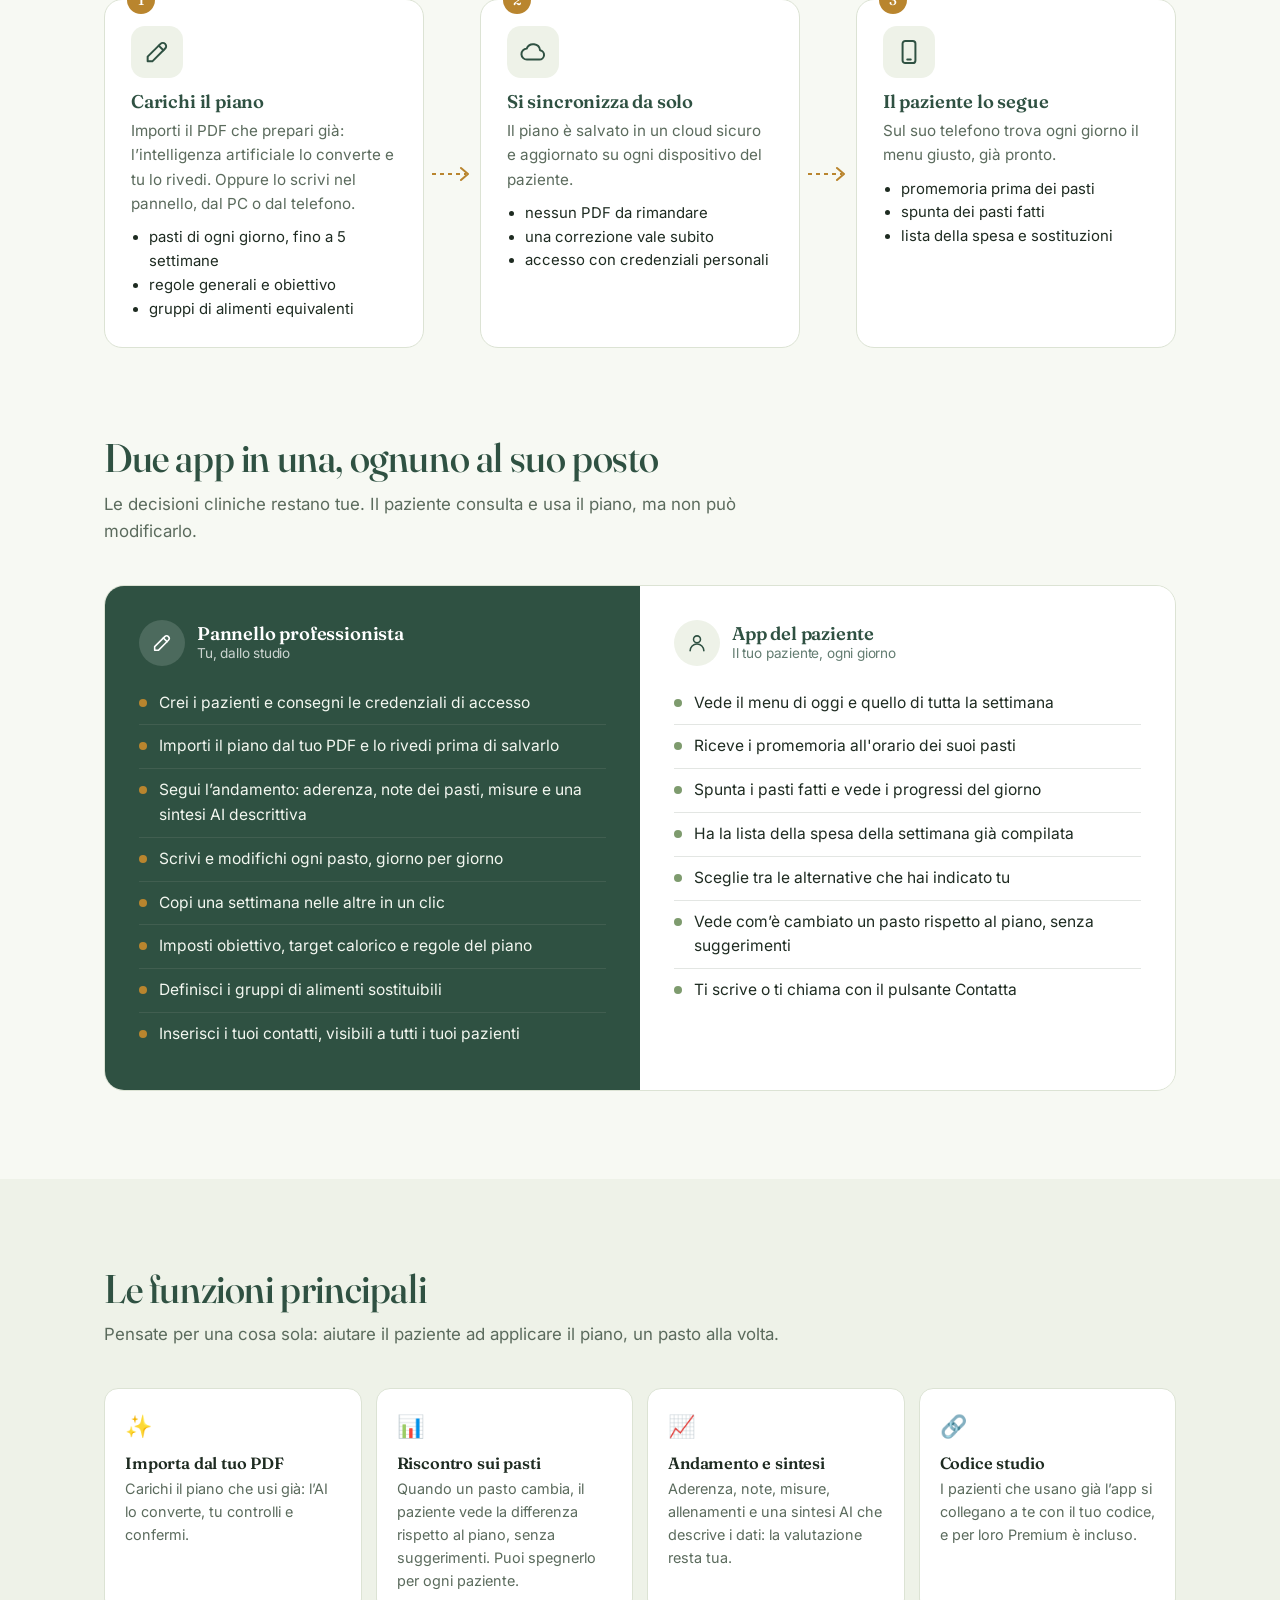
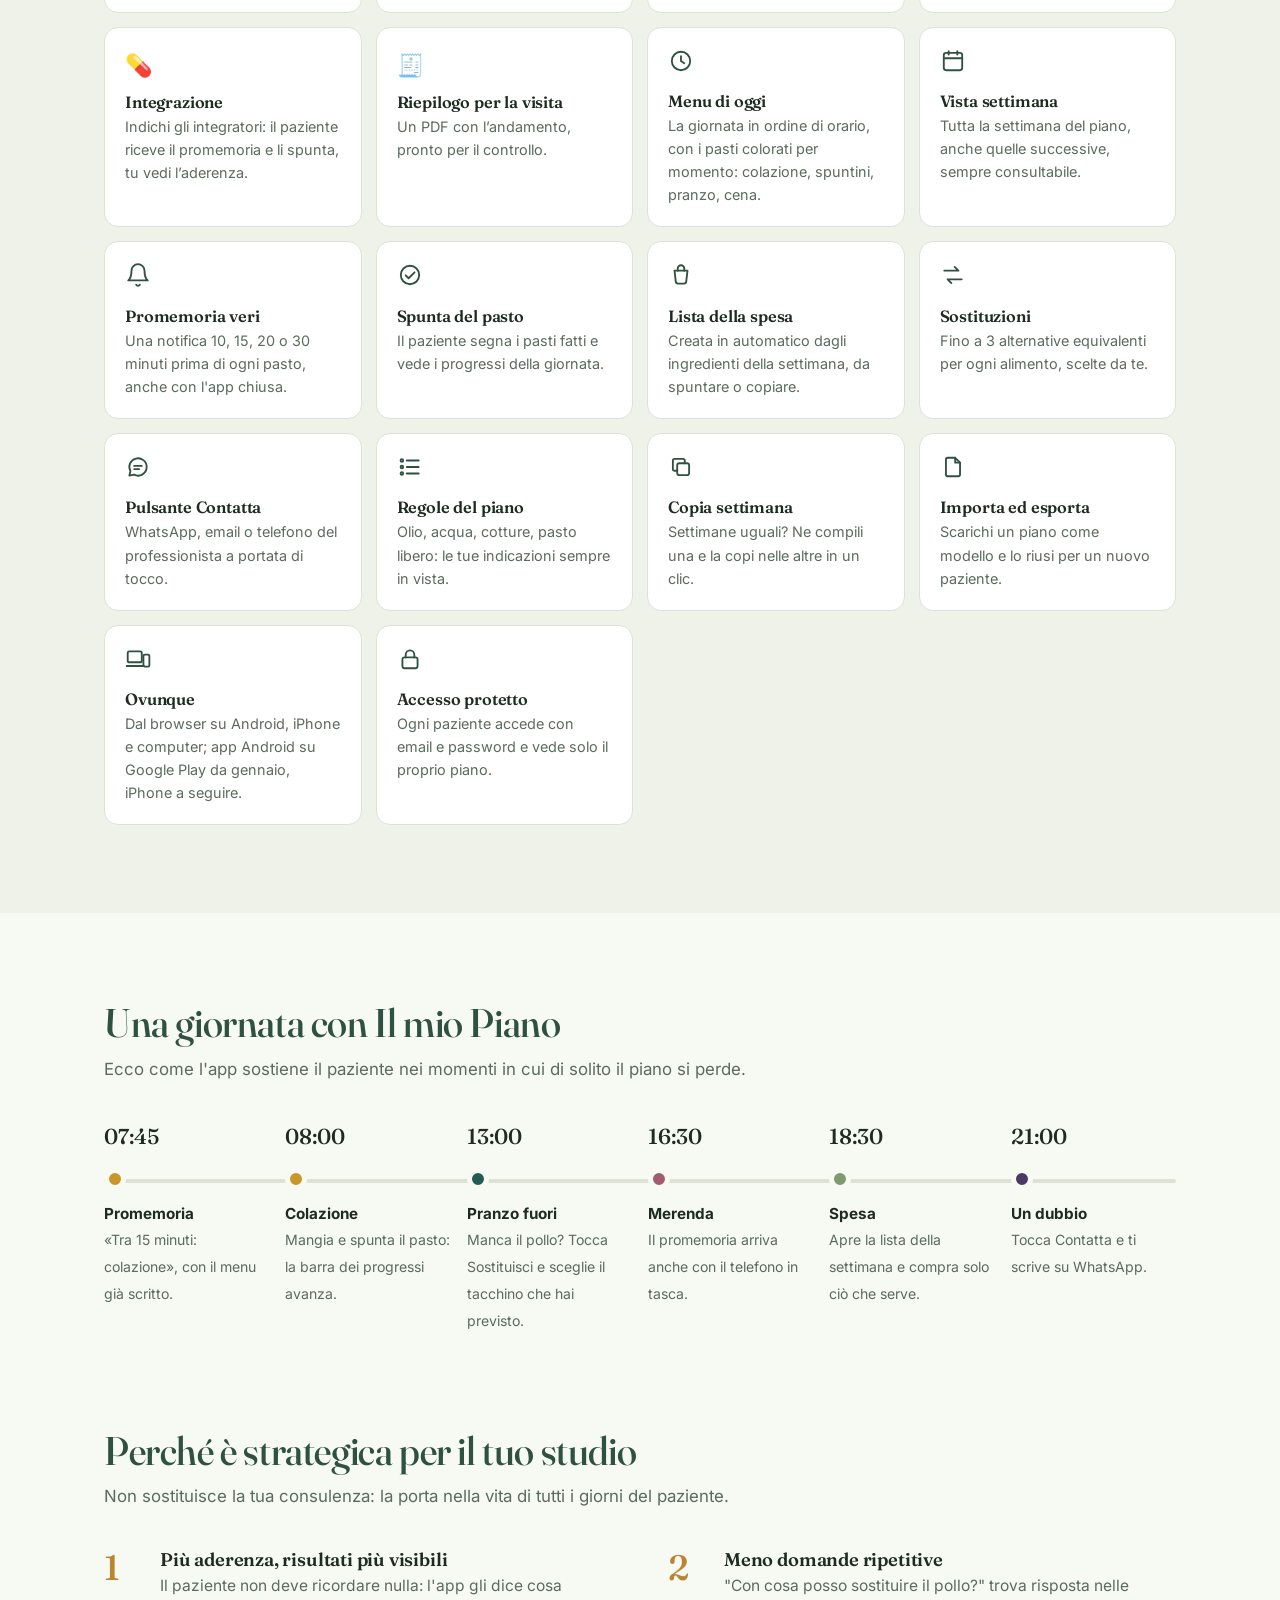
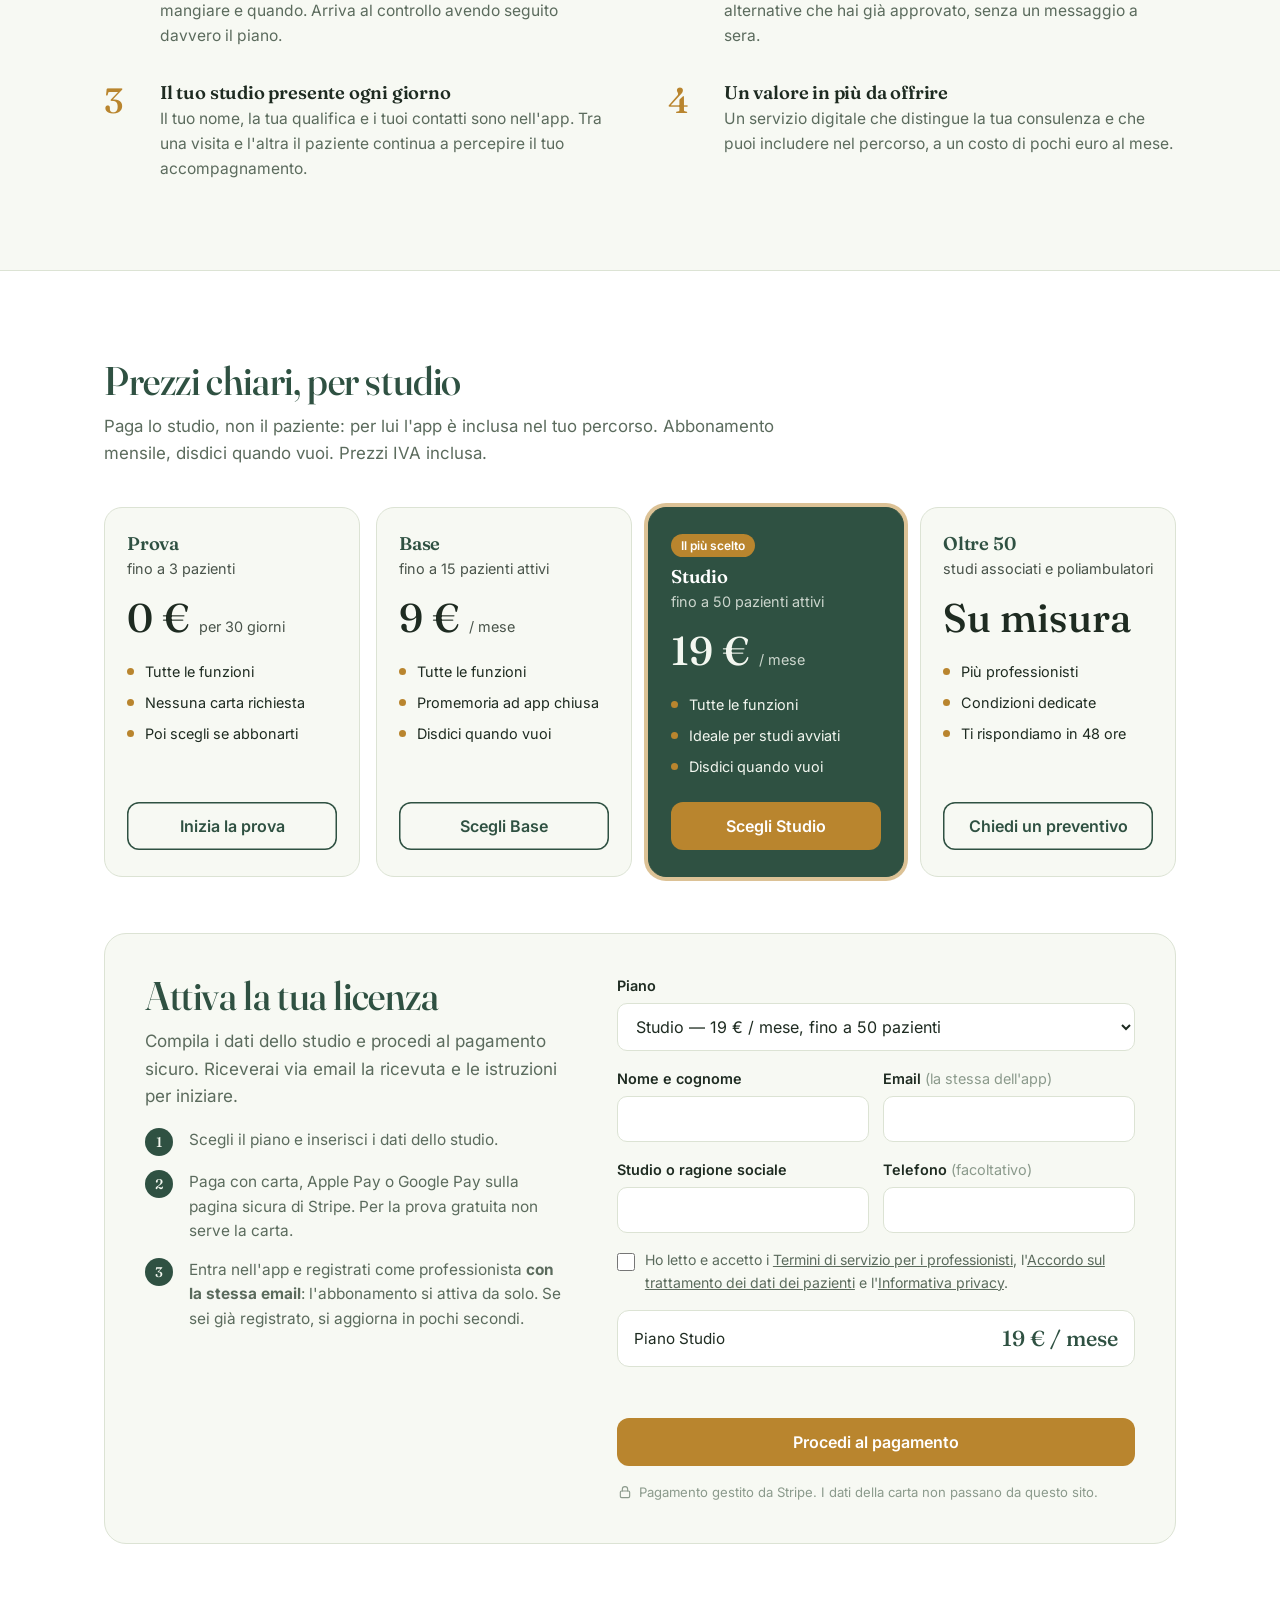
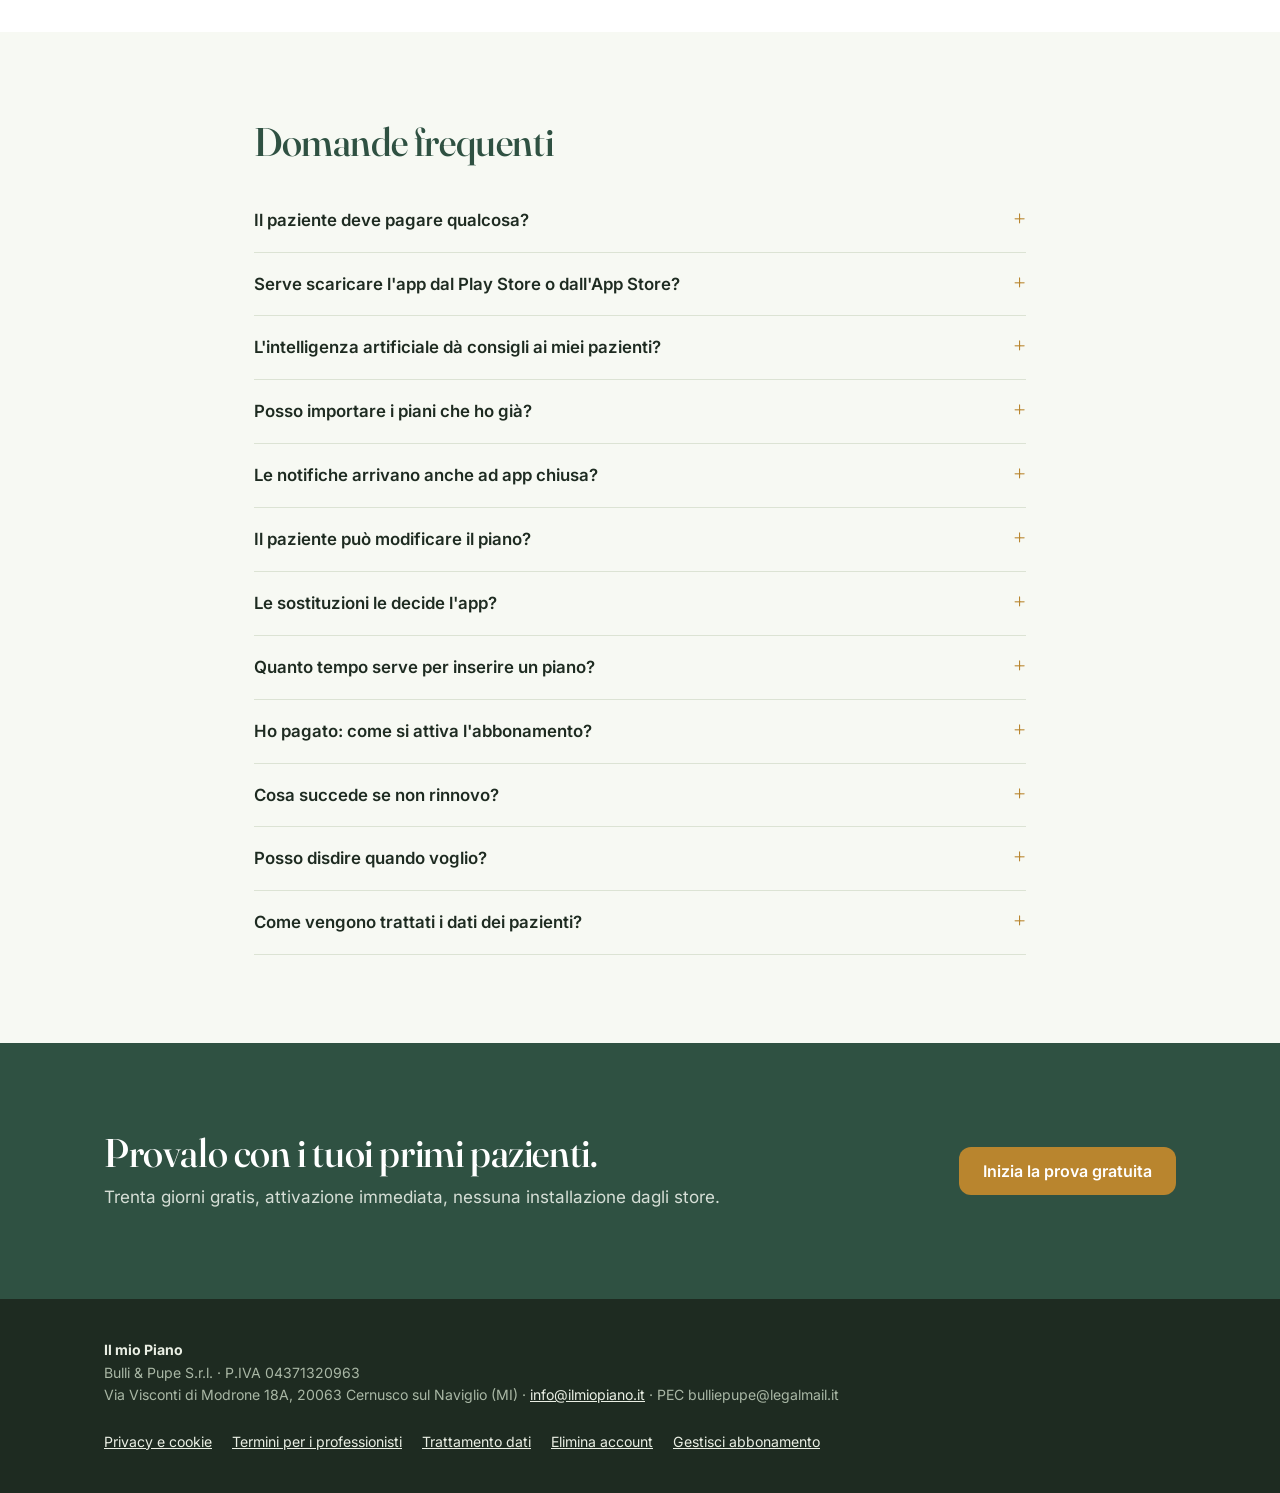
<file: professionisti.html>
<!DOCTYPE html>
<html lang="it"><head><meta charset="utf-8">
<meta name="viewport" content="width=device-width, initial-scale=1, viewport-fit=cover">
<title>Il mio Piano — l'app del piano nutrizionale per i tuoi pazienti</title>
<meta name="description" content="L'app che aiuta i pazienti a seguire il piano nutrizionale: menu del giorno, promemoria prima dei pasti, lista della spesa e sostituzioni decise dal professionista. Per dietisti e nutrizionisti.">
<meta property="og:title" content="Il mio Piano — il piano che scrivi, seguito ogni giorno">
<meta property="og:description" content="Menu del giorno, promemoria, lista della spesa e sostituzioni per i pazienti del tuo studio.">
<meta name="theme-color" content="#2F5142">
<link rel="icon" type="image/png" href="logo.png">
<link rel="apple-touch-icon" href="logo.png">
<link rel="canonical" href="https://ilmiopiano.it/professionisti.html">
<style>html,body{margin:0}</style>
</head><body>
<!-- ============ INIZIO CONTENUTO (per WordPress: copia da qui fino a FINE CONTENUTO in un blocco "HTML personalizzato") ============ -->
<link rel="stylesheet" href="fonts.css">
<style>
#imp{--bg:#EEF2E8;--paper:#F7F9F3;--border:#DCE3D4;--ink:#1E2B21;--soft:#5B6B5D;--faint:#8B9A8C;--accent:#2F5142;--accent-ink:#F3F7F0;--gold:#B9852E;--gold-l:#E0AC50;
  --display:"Fraunces",Georgia,serif;--body:"Inter",-apple-system,"Segoe UI",sans-serif;
  font-family:var(--body);color:var(--ink);background:var(--paper);font-size:17px;line-height:1.6;-webkit-font-smoothing:antialiased}
#imp [hidden]{display:none!important}
#imp *,#imp *::before,#imp *::after{box-sizing:border-box;margin:0;padding:0}
#imp img,#imp svg{max-width:100%}
#imp a{color:inherit}
#imp :focus-visible{outline:3px solid var(--gold);outline-offset:2px;border-radius:4px}
#imp h1,#imp h2,#imp h3{font-family:var(--display);font-weight:500;color:var(--accent);line-height:1.12;letter-spacing:-.01em}
#imp h1{font-size:clamp(2.2rem,5.2vw,3.7rem);font-variation-settings:"opsz" 144,"SOFT" 50}
#imp h2{font-size:clamp(1.7rem,3.4vw,2.5rem);font-variation-settings:"opsz" 96,"SOFT" 50;margin-bottom:.6rem}
#imp h3{font-size:1.15rem;font-weight:600}
#imp .wrap{max-width:1120px;margin:0 auto;padding:0 24px}
#imp section{padding:88px 0}
#imp section,#imp #acquista{scroll-margin-top:76px}
#imp .intro{color:var(--soft);max-width:62ch;font-size:1.05rem;margin-bottom:40px}
#imp .btn{display:inline-flex;align-items:center;justify-content:center;gap:8px;font:600 1rem var(--body);padding:14px 24px;border-radius:12px;border:0;cursor:pointer;text-decoration:none;background:var(--accent);color:var(--accent-ink);transition:background .15s}
#imp .btn:hover{background:#23402f}
#imp .btn.ghost{background:transparent;color:var(--accent);box-shadow:inset 0 0 0 1.5px var(--accent)}
#imp .btn.ghost:hover{background:rgba(47,81,66,.07)}
#imp .btn.gold{background:var(--gold);color:#fff}

/* nav */
#imp .nav{position:sticky;top:0;z-index:20;background:rgba(247,249,243,.92);backdrop-filter:blur(8px);border-bottom:1px solid var(--border);padding-top:env(safe-area-inset-top,0px)}
#imp .nav .wrap{display:flex;align-items:center;justify-content:space-between;height:66px}
#imp .brand{display:flex;align-items:center;gap:10px;text-decoration:none}
#imp .mark{width:36px;height:36px;border-radius:10px;background:var(--accent);color:var(--accent-ink);display:grid;place-items:center;font:500 20px var(--display)}
#imp .brand b{font:500 1.25rem var(--display);color:var(--accent)}
#imp .nav nav{display:flex;gap:26px;align-items:center;font-size:.95rem}
#imp .nav nav a{text-decoration:none;color:var(--soft)}
#imp .nav nav a:hover{color:var(--accent)}
#imp .nav .btn{padding:10px 18px;font-size:.93rem;color:var(--accent-ink)}
@media(max-width:820px){#imp .nav nav a:not(.btn){display:none}}

/* hero */
#imp .hero{padding:64px 0 0;overflow:hidden}
#imp .hero .wrap{display:grid;grid-template-columns:1.25fr .75fr;gap:48px;align-items:start}
#imp .hero p.sub{font-size:1.18rem;color:var(--soft);margin:22px 0 30px;max-width:54ch}
#imp .hero .ctas{display:flex;gap:12px;flex-wrap:wrap}
#imp .hero .for{margin-top:26px;font-size:.92rem;color:var(--faint)}
#imp .legend{display:flex;flex-wrap:wrap;gap:16px;margin-top:30px;font-size:.88rem;color:var(--soft)}
#imp .legend i{width:10px;height:10px;border-radius:50%;display:inline-block;margin-right:6px;vertical-align:1px}
#imp .strip{margin-top:28px;position:relative;z-index:0}
#imp .hero .wrap{position:relative;z-index:1}
#imp .strip svg{width:100%;height:clamp(150px,22vw,260px);display:block}
@media(max-width:820px){#imp .hero .wrap{grid-template-columns:1fr}#imp .phone{margin:0 auto}#imp .strip{margin-top:24px}}

/* phone */
#imp .phone{width:270px;background:#16211A;border-radius:40px;padding:10px;box-shadow:0 30px 60px rgba(30,43,33,.2);position:relative;z-index:2}
#imp .scr{background:var(--bg);border-radius:31px;overflow:hidden;height:500px;position:relative;font-size:12px;line-height:1.35}
#imp .notch{width:80px;height:18px;background:#16211A;border-radius:0 0 12px 12px;margin:0 auto}
#imp .pt{padding:8px 16px 8px}#imp .pt small{display:block;color:var(--faint);font-size:10px}#imp .pt strong{font:500 20px var(--display)}
#imp .ph{margin:0 12px;background:var(--accent);color:var(--accent-ink);border-radius:14px;padding:11px 13px}
#imp .ph small{font-size:10px;opacity:.8;display:block}#imp .ph b{font:500 16px var(--display);display:block;margin:2px 0 7px}
#imp .bar{height:6px;background:rgba(255,255,255,.22);border-radius:4px;overflow:hidden}#imp .bar i{display:block;height:100%;width:40%;background:var(--gold-l)}
#imp .m{display:flex;gap:8px;margin:8px 12px 0;background:#fff;border:1px solid var(--border);border-radius:11px;padding:8px 10px}
#imp .m .dot{width:9px;height:9px;border-radius:50%;margin-top:3px;flex:none}
#imp .mb{flex:1;min-width:0}#imp .mh{display:flex;justify-content:space-between;font-weight:600;font-size:11.5px}#imp .mh span{color:var(--faint);font-weight:500}
#imp .mt{color:var(--soft);font-size:10.5px}#imp .m.done .mt{text-decoration:line-through;opacity:.6}
#imp .sost{display:inline-block;margin-top:4px;font-size:9.5px;color:var(--accent);border:1px solid var(--border);border-radius:10px;padding:0 7px}
#imp .ck{width:15px;height:15px;border-radius:50%;border:1.5px solid var(--border);flex:none;position:relative}
#imp .ck.ok{background:var(--accent);border-color:var(--accent)}
#imp .ck.ok::after{content:"";position:absolute;left:4px;top:3.5px;width:5px;height:3px;border-left:1.5px solid #fff;border-bottom:1.5px solid #fff;transform:rotate(-45deg)}
#imp .tb{position:absolute;left:0;right:0;bottom:0;background:#fff;border-top:1px solid var(--border);display:flex;justify-content:space-around;padding:9px 0 13px;font-size:9.5px;color:var(--faint)}#imp .tb b{color:var(--accent)}
#imp .notif{position:absolute;left:9px;right:9px;top:24px;z-index:3;background:rgba(255,255,255,.97);border-radius:13px;padding:8px 10px;display:flex;gap:8px;box-shadow:0 8px 20px rgba(0,0,0,.16);animation:imp-drop .7s cubic-bezier(.2,.8,.2,1) .6s both}
#imp .notif .ni{width:24px;height:24px;border-radius:6px;background:var(--accent);color:#fff;display:grid;place-items:center;font:500 12px var(--display);flex:none}
#imp .notif b{display:block;font-size:11px}#imp .notif span{font-size:10px;color:var(--soft)}
@keyframes imp-drop{from{transform:translateY(-70px);opacity:0}to{transform:none;opacity:1}}
@media(prefers-reduced-motion:reduce){#imp .notif{animation:none}}

/* pillars */
#imp .problem{background:#fff;border-top:1px solid var(--border);border-bottom:1px solid var(--border)}
#imp .problem .wrap{display:grid;grid-template-columns:1.2fr 2fr;gap:48px}
#imp .pillars{display:grid;grid-template-columns:repeat(3,1fr);gap:18px}
#imp .pill{border:1px solid var(--border);border-radius:16px;padding:22px;background:var(--paper)}
#imp .pill .ic{width:42px;height:42px;border-radius:50%;display:grid;place-items:center;color:#fff;margin-bottom:12px}
#imp .pill p{color:var(--soft);font-size:.95rem;margin-top:4px}
@media(max-width:900px){#imp .problem .wrap{grid-template-columns:1fr}#imp .pillars{grid-template-columns:1fr}}

/* flow */
#imp .flow{display:grid;grid-template-columns:1fr 56px 1fr 56px 1fr;align-items:stretch}
#imp .fc{background:#fff;border:1px solid var(--border);border-radius:18px;padding:26px;position:relative}
#imp .fc .num{position:absolute;top:-14px;left:22px;width:28px;height:28px;border-radius:50%;background:var(--gold);color:#fff;display:grid;place-items:center;font:500 14px var(--display)}
#imp .fc .big{width:52px;height:52px;border-radius:14px;background:var(--bg);color:var(--accent);display:grid;place-items:center;margin-bottom:14px}
#imp .fc p{color:var(--soft);font-size:.95rem;margin:6px 0 10px}
#imp .fc ul{padding-left:18px;font-size:.93rem}
#imp .arr{display:grid;place-items:center}
@media(max-width:900px){#imp .flow{grid-template-columns:1fr;gap:26px}#imp .arr{transform:rotate(90deg);height:20px}}

/* roles */
#imp .roles{display:grid;grid-template-columns:1fr 1fr;border-radius:20px;overflow:hidden;border:1px solid var(--border)}
#imp .role{padding:34px}
#imp .role.pro{background:var(--accent);color:var(--accent-ink)}#imp .role.pro h3{color:#fff}
#imp .role.paz{background:#fff}
#imp .rh{display:flex;gap:12px;align-items:center;margin-bottom:16px}
#imp .rh .ic{width:46px;height:46px;border-radius:50%;display:grid;place-items:center}
#imp .role.pro .ic{background:rgba(255,255,255,.14)}#imp .role.paz .ic{background:var(--bg);color:var(--accent)}
#imp .rh small{display:block;font:400 .85rem var(--body);opacity:.75}
#imp .role ul{list-style:none}
#imp .role li{padding:9px 0 9px 20px;position:relative;border-bottom:1px solid rgba(127,140,128,.22);font-size:.97rem}
#imp .role li:last-child{border-bottom:0}
#imp .role li::before{content:"";position:absolute;left:0;top:17px;width:8px;height:8px;border-radius:50%;background:var(--gold)}
#imp .role.paz li::before{background:#7E9B6E}
@media(max-width:820px){#imp .roles{grid-template-columns:1fr}}

/* features */
#imp .feats{display:grid;grid-template-columns:repeat(4,1fr);gap:14px}
#imp .ft{background:#fff;border:1px solid var(--border);border-radius:14px;padding:20px}
#imp .ft .ic{color:var(--accent);margin-bottom:10px}
#imp .ft h3{font-size:1.02rem;color:var(--ink)}#imp .ft p{font-size:.9rem;color:var(--soft);margin-top:4px}
@media(max-width:980px){#imp .feats{grid-template-columns:repeat(2,1fr)}}
@media(max-width:520px){#imp .feats{grid-template-columns:1fr}}

/* day */
#imp .daybox{overflow-x:auto;padding-bottom:6px}
#imp .day{position:relative;min-width:860px}
#imp .day .line{position:absolute;left:0;right:0;top:56px;height:4px;border-radius:3px;background:var(--border)}
#imp .day .row{display:grid;grid-template-columns:repeat(6,1fr);gap:16px;position:relative}
#imp .day .t{font:500 1.35rem var(--display);height:40px}
#imp .day .d{width:22px;height:22px;border-radius:50%;border:5px solid var(--paper);margin:5px 0 12px}
#imp .day b{display:block;font-size:.95rem}#imp .day span{font-size:.88rem;color:var(--soft)}

/* why */
#imp .why{display:grid;grid-template-columns:1fr 1fr;gap:34px 56px}
#imp .wy{display:grid;grid-template-columns:44px 1fr;gap:12px}
#imp .wy .n{font:500 2.2rem var(--display);color:var(--gold);line-height:1}
#imp .wy h3{color:var(--ink);margin-bottom:4px}#imp .wy p{color:var(--soft);font-size:.97rem}
@media(max-width:820px){#imp .why{grid-template-columns:1fr}}

/* pricing */
#imp .pricing{background:#fff;border-top:1px solid var(--border)}
#imp .plans{display:grid;grid-template-columns:repeat(4,1fr);gap:16px;margin-bottom:56px}
#imp .plan{border:1.5px solid var(--border);border-radius:18px;padding:26px 22px;display:flex;flex-direction:column;background:var(--paper);cursor:pointer;transition:border-color .15s}
#imp .plan:hover{border-color:#b8c7ad}
#imp .plan.on{border-color:var(--accent);box-shadow:0 0 0 3px rgba(47,81,66,.12)}
#imp .plan.hl{background:var(--accent);color:var(--accent-ink);border-color:var(--accent)}
#imp .plan.hl h3{color:#fff}#imp .plan.hl.on{box-shadow:0 0 0 4px rgba(185,133,46,.5)}
#imp .plan .pz{font-size:.9rem;opacity:.8;margin-top:2px}
#imp .plan .eur{font:500 2.5rem var(--display);margin:18px 0 4px;line-height:1}
#imp .plan .eur small{font:400 .9rem var(--body);opacity:.8}
#imp .plan ul{list-style:none;font-size:.9rem;margin:14px 0 20px;flex:1}
#imp .plan li{padding:4px 0 4px 18px;position:relative}
#imp .plan li::before{content:"";position:absolute;left:0;top:12px;width:7px;height:7px;border-radius:50%;background:var(--gold)}
#imp .plan .btn{width:100%}
#imp .plan.hl .btn{background:var(--gold);color:#fff}
#imp .tag{align-self:flex-start;font-size:.75rem;font-weight:600;background:var(--gold);color:#fff;border-radius:20px;padding:2px 10px;margin-bottom:10px}
@media(max-width:980px){#imp .plans{grid-template-columns:repeat(2,1fr)}}
@media(max-width:520px){#imp .plans{grid-template-columns:1fr}}

#imp .buy{display:grid;grid-template-columns:.9fr 1.1fr;gap:48px;background:var(--paper);border:1px solid var(--border);border-radius:22px;padding:40px}
#imp .buy .steps{list-style:none;counter-reset:s;margin-top:18px}
#imp .buy .steps li{counter-increment:s;display:grid;grid-template-columns:34px 1fr;gap:10px;margin-bottom:14px;color:var(--soft);font-size:.96rem}
#imp .buy .steps li::before{content:counter(s);width:28px;height:28px;border-radius:50%;background:var(--accent);color:var(--accent-ink);display:grid;place-items:center;font:500 14px var(--display)}
#imp form{display:grid;gap:16px}
#imp label.f{display:grid;gap:6px;font-size:.9rem;font-weight:600}
#imp label.f span.o{font-weight:400;color:var(--faint)}
#imp input[type=text],#imp input[type=email],#imp input[type=tel],#imp select,#imp textarea{font:400 1rem var(--body);color:var(--ink);background:#fff;border:1.5px solid var(--border);border-radius:10px;padding:12px 14px;width:100%}
#imp input:focus,#imp select:focus,#imp textarea:focus{border-color:var(--accent);outline:none;box-shadow:0 0 0 3px rgba(47,81,66,.14)}
#imp .row2{display:grid;grid-template-columns:1fr 1fr;gap:14px;align-items:end}
#imp .chk{display:flex;gap:10px;font-size:.88rem;color:var(--soft);align-items:flex-start}
#imp .chk input{margin-top:4px;width:18px;height:18px;accent-color:var(--accent);flex:none}
#imp .err{color:#9B3048;font-size:.9rem;min-height:1.3em}
#imp .sum{display:flex;justify-content:space-between;align-items:center;background:#fff;border:1px solid var(--border);border-radius:12px;padding:14px 16px;font-size:.95rem}
#imp .sum b{font:500 1.35rem var(--display);color:var(--accent)}
#imp .secure{font-size:.82rem;color:var(--faint);display:flex;gap:6px;align-items:center}
@media(max-width:900px){#imp .buy{grid-template-columns:1fr;padding:26px}#imp .row2{grid-template-columns:1fr}}

/* faq */
#imp details{border-bottom:1px solid var(--border);padding:18px 0}
#imp summary{cursor:pointer;font-weight:600;font-size:1.05rem;list-style:none;display:flex;justify-content:space-between;gap:16px}
#imp summary::-webkit-details-marker{display:none}
#imp summary::after{content:"+";font:400 1.5rem/1 var(--display);color:var(--gold);transition:transform .2s}
#imp details[open] summary::after{transform:rotate(45deg)}
#imp details p{color:var(--soft);margin-top:10px;max-width:75ch}
#imp .faqwrap{max-width:820px}

/* cta + footer */
#imp .cta{background:var(--accent);color:var(--accent-ink);text-align:left}
#imp .cta .wrap{display:flex;justify-content:space-between;align-items:center;gap:32px;flex-wrap:wrap}
#imp .cta h2{color:#fff;margin:0}
#imp .cta p{opacity:.85;margin-top:8px}
#imp footer{background:#1E2B21;color:#A9B7A5;font-size:.88rem;padding:40px 0 calc(40px + env(safe-area-inset-bottom,0px))}
#imp footer .wrap{display:flex;justify-content:space-between;gap:24px;flex-wrap:wrap}
#imp footer a{color:#EAEFE4}
#imp footer nav{display:flex;gap:20px;flex-wrap:wrap}
#imp .toast{position:fixed;left:50%;bottom:24px;transform:translateX(-50%);background:var(--ink);color:#fff;padding:12px 18px;border-radius:10px;font-size:.93rem;z-index:50;max-width:90vw}
</style>
<div id="imp">

<header class="nav"><div class="wrap">
  <a class="brand" href="index.html"><img class="mark" src="logo.png" alt="" width="36" height="36"><b>Il mio Piano</b></a>
  <nav><a href="index.html#pazienti">Per te</a><a href="#come-funziona">Come funziona</a><a href="#funzioni">Funzioni</a><a href="#prezzi">Prezzi</a><a href="#faq">Domande</a><a class="btn" href="#acquista">Attiva ora</a></nav>
</div></header>

<section class="hero" id="top"><div class="wrap">
  <div>
    <h1>Il piano che scrivi, seguito ogni giorno a tavola.</h1>
    <p class="sub">Il mio Piano trasforma il tuo piano nutrizionale in un'app per il paziente: il menu di oggi, i promemoria prima di ogni pasto, la lista della spesa e le sostituzioni che hai deciso tu. Tu lo aggiorni dallo studio, lui lo ritrova subito sul telefono.</p>
    <div class="ctas"><a class="btn" href="#acquista" data-go="prova">Prova gratis per 30 giorni</a><a class="btn ghost" href="#come-funziona">Guarda come funziona</a></div>
    <p class="for">Per dietisti, biologi nutrizionisti e medici nutrizionisti. Dal browser su Android, iPhone e computer; app Android su Google Play da gennaio.</p>
    <div class="legend"><span><i style="background:#C9962A"></i>Colazione</span><span><i style="background:#7E9B6E"></i>Spuntino</span><span><i style="background:#235C52"></i>Pranzo</span><span><i style="background:#A15C72"></i>Merenda</span><span><i style="background:#4B3B63"></i>Cena</span></div>
  </div>
  <div class="phone" aria-hidden="true"><div class="scr">
      <div class="notif"><span class="ni">P</span><div><b>Tra 15 minuti: Pranzo</b><span>Risotto alla robiola + Zucchine 150g</span></div></div>
      <div class="notch"></div>
      <div class="pt"><small>Giovedì 24 settembre</small><strong>Il mio Piano</strong></div>
      <div class="ph"><small>Settimana 2 del piano</small><b>Oggi: 2 pasti su 5</b><div class="bar"><i></i></div></div>
      <div class="m done"><span class="dot" style="background:var(--m-colazione)"></span>
        <div class="mb"><div class="mh">Colazione<span>08:00</span></div><div class="mt">Latte p.s. 200ml + Avena 35g</div></div>
        <span class="ck ok"></span></div><div class="m done"><span class="dot" style="background:var(--m-spuntino1)"></span>
        <div class="mb"><div class="mh">Spuntino<span>10:30</span></div><div class="mt">Mela o pera 250g</div></div>
        <span class="ck ok"></span></div><div class="m"><span class="dot" style="background:var(--m-pranzo)"></span>
        <div class="mb"><div class="mh">Pranzo<span>13:00</span></div><div class="mt">Risotto alla robiola + Zucchine 150g</div></div>
        <span class="ck"></span></div><div class="m"><span class="dot" style="background:var(--m-spuntino2)"></span>
        <div class="mb"><div class="mh">Merenda<span>16:30</span></div><div class="mt">Crackers integrali 30g</div></div>
        <span class="ck"></span></div><div class="m"><span class="dot" style="background:var(--m-cena)"></span>
        <div class="mb"><div class="mh">Cena<span>20:00</span></div><div class="mt">Pollo alla griglia 220g + Insalata</div><span class="sost">Sostituisci</span></div>
        <span class="ck"></span></div>
      <div class="tb"><b>Oggi</b><span>Settimana</span><span>Spesa</span><span>Impostazioni</span></div>
    </div></div>
</div>
<div class="strip"><svg aria-hidden="true" xmlns="http://www.w3.org/2000/svg" viewBox="0 0 800 300" preserveAspectRatio="xMidYMid slice" role="img" aria-label="Piatto con verdure, cereali, uovo e pomodorini, limone ed erbe aromatiche" xmlns:c2pa="http://c2pa.org/manifest">
<defs>
<radialGradient id="piatto" cx="45%" cy="40%" r="65%"><stop offset="0" stop-color="#FBF9F3"/><stop offset="1" stop-color="#EDE8DC"/></radialGradient>
<radialGradient id="pom" cx="35%" cy="35%" r="70%"><stop offset="0" stop-color="#E06A4E"/><stop offset="1" stop-color="#B23E2C"/></radialGradient>
<radialGradient id="mirt" cx="35%" cy="35%" r="70%"><stop offset="0" stop-color="#6F6A9C"/><stop offset="1" stop-color="#3B3560"/></radialGradient>
<filter id="ombra" x="-20%" y="-20%" width="140%" height="140%"><feDropShadow dx="0" dy="6" stdDeviation="7" flood-color="#2F5142" flood-opacity="0.18"/></filter>
</defs>
<rect width="800" height="300" fill="#DCE5D1"/>
<line x1="0" y1="0" x2="800" y2="0" stroke="#D2DCC6" stroke-width="1"/>
<line x1="0" y1="6" x2="800" y2="6" stroke="#D2DCC6" stroke-width="1"/>
<line x1="0" y1="12" x2="800" y2="12" stroke="#D2DCC6" stroke-width="1"/>
<line x1="0" y1="18" x2="800" y2="18" stroke="#D2DCC6" stroke-width="1"/>
<line x1="0" y1="24" x2="800" y2="24" stroke="#D2DCC6" stroke-width="1"/>
<line x1="0" y1="30" x2="800" y2="30" stroke="#D2DCC6" stroke-width="1"/>
<line x1="0" y1="36" x2="800" y2="36" stroke="#D2DCC6" stroke-width="1"/>
<line x1="0" y1="42" x2="800" y2="42" stroke="#D2DCC6" stroke-width="1"/>
<line x1="0" y1="48" x2="800" y2="48" stroke="#D2DCC6" stroke-width="1"/>
<line x1="0" y1="54" x2="800" y2="54" stroke="#D2DCC6" stroke-width="1"/>
<line x1="0" y1="60" x2="800" y2="60" stroke="#D2DCC6" stroke-width="1"/>
<line x1="0" y1="66" x2="800" y2="66" stroke="#D2DCC6" stroke-width="1"/>
<line x1="0" y1="72" x2="800" y2="72" stroke="#D2DCC6" stroke-width="1"/>
<line x1="0" y1="78" x2="800" y2="78" stroke="#D2DCC6" stroke-width="1"/>
<line x1="0" y1="84" x2="800" y2="84" stroke="#D2DCC6" stroke-width="1"/>
<line x1="0" y1="90" x2="800" y2="90" stroke="#D2DCC6" stroke-width="1"/>
<line x1="0" y1="96" x2="800" y2="96" stroke="#D2DCC6" stroke-width="1"/>
<line x1="0" y1="102" x2="800" y2="102" stroke="#D2DCC6" stroke-width="1"/>
<line x1="0" y1="108" x2="800" y2="108" stroke="#D2DCC6" stroke-width="1"/>
<line x1="0" y1="114" x2="800" y2="114" stroke="#D2DCC6" stroke-width="1"/>
<line x1="0" y1="120" x2="800" y2="120" stroke="#D2DCC6" stroke-width="1"/>
<line x1="0" y1="126" x2="800" y2="126" stroke="#D2DCC6" stroke-width="1"/>
<line x1="0" y1="132" x2="800" y2="132" stroke="#D2DCC6" stroke-width="1"/>
<line x1="0" y1="138" x2="800" y2="138" stroke="#D2DCC6" stroke-width="1"/>
<line x1="0" y1="144" x2="800" y2="144" stroke="#D2DCC6" stroke-width="1"/>
<line x1="0" y1="150" x2="800" y2="150" stroke="#D2DCC6" stroke-width="1"/>
<line x1="0" y1="156" x2="800" y2="156" stroke="#D2DCC6" stroke-width="1"/>
<line x1="0" y1="162" x2="800" y2="162" stroke="#D2DCC6" stroke-width="1"/>
<line x1="0" y1="168" x2="800" y2="168" stroke="#D2DCC6" stroke-width="1"/>
<line x1="0" y1="174" x2="800" y2="174" stroke="#D2DCC6" stroke-width="1"/>
<line x1="0" y1="180" x2="800" y2="180" stroke="#D2DCC6" stroke-width="1"/>
<line x1="0" y1="186" x2="800" y2="186" stroke="#D2DCC6" stroke-width="1"/>
<line x1="0" y1="192" x2="800" y2="192" stroke="#D2DCC6" stroke-width="1"/>
<line x1="0" y1="198" x2="800" y2="198" stroke="#D2DCC6" stroke-width="1"/>
<line x1="0" y1="204" x2="800" y2="204" stroke="#D2DCC6" stroke-width="1"/>
<line x1="0" y1="210" x2="800" y2="210" stroke="#D2DCC6" stroke-width="1"/>
<line x1="0" y1="216" x2="800" y2="216" stroke="#D2DCC6" stroke-width="1"/>
<line x1="0" y1="222" x2="800" y2="222" stroke="#D2DCC6" stroke-width="1"/>
<line x1="0" y1="228" x2="800" y2="228" stroke="#D2DCC6" stroke-width="1"/>
<line x1="0" y1="234" x2="800" y2="234" stroke="#D2DCC6" stroke-width="1"/>
<line x1="0" y1="240" x2="800" y2="240" stroke="#D2DCC6" stroke-width="1"/>
<line x1="0" y1="246" x2="800" y2="246" stroke="#D2DCC6" stroke-width="1"/>
<line x1="0" y1="252" x2="800" y2="252" stroke="#D2DCC6" stroke-width="1"/>
<line x1="0" y1="258" x2="800" y2="258" stroke="#D2DCC6" stroke-width="1"/>
<line x1="0" y1="264" x2="800" y2="264" stroke="#D2DCC6" stroke-width="1"/>
<line x1="0" y1="270" x2="800" y2="270" stroke="#D2DCC6" stroke-width="1"/>
<line x1="0" y1="276" x2="800" y2="276" stroke="#D2DCC6" stroke-width="1"/>
<line x1="0" y1="282" x2="800" y2="282" stroke="#D2DCC6" stroke-width="1"/>
<line x1="0" y1="288" x2="800" y2="288" stroke="#D2DCC6" stroke-width="1"/>
<line x1="0" y1="294" x2="800" y2="294" stroke="#D2DCC6" stroke-width="1"/>
<rect x="600" y="-30" width="260" height="380" rx="6" fill="#C9D6BC" transform="rotate(8 700 150)"/>
<rect x="600" y="-30" width="260" height="380" rx="6" fill="none" stroke="#B6C6A7" stroke-width="2" stroke-dasharray="2 6" transform="rotate(8 700 150) translate(10 0)"/>
<g filter="url(#ombra)"><circle cx="470" cy="150" r="128" fill="url(#piatto)"/></g>
<circle cx="470" cy="150" r="112" fill="none" stroke="#E2DCCD" stroke-width="2"/>
<g transform="translate(419.7 119.0) rotate(48)"><path d="M0 0 C 9.6 -14, 24.0 -14, 32 0 C 24.0 14, 9.6 14, 0 0 Z" fill="#5E8C4F"/><path d="M1.6 0 L 29.44 0" stroke="#2B4A36" stroke-opacity="0.35" stroke-width="1.4" fill="none"/></g>
<g transform="translate(419.1 115.7) rotate(222)"><path d="M0 0 C 9.299999999999999 -10, 23.25 -10, 31 0 C 23.25 10, 9.299999999999999 10, 0 0 Z" fill="#7EA863"/><path d="M1.55 0 L 28.52 0" stroke="#2B4A36" stroke-opacity="0.35" stroke-width="1.4" fill="none"/></g>
<g transform="translate(412.3 116.1) rotate(63)"><path d="M0 0 C 9.299999999999999 -14, 23.25 -14, 31 0 C 23.25 14, 9.299999999999999 14, 0 0 Z" fill="#93B872"/><path d="M1.55 0 L 28.52 0" stroke="#2B4A36" stroke-opacity="0.35" stroke-width="1.4" fill="none"/></g>
<g transform="translate(450.4 102.5) rotate(113)"><path d="M0 0 C 12.6 -10, 31.5 -10, 42 0 C 31.5 10, 12.6 10, 0 0 Z" fill="#5E8C4F"/><path d="M2.1 0 L 38.64 0" stroke="#2B4A36" stroke-opacity="0.35" stroke-width="1.4" fill="none"/></g>
<g transform="translate(457.6 118.4) rotate(276)"><path d="M0 0 C 12.9 -11, 32.25 -11, 43 0 C 32.25 11, 12.9 11, 0 0 Z" fill="#4C7A45"/><path d="M2.15 0 L 39.56 0" stroke="#2B4A36" stroke-opacity="0.35" stroke-width="1.4" fill="none"/></g>
<g transform="translate(437.3 119.7) rotate(292)"><path d="M0 0 C 9.9 -14, 24.75 -14, 33 0 C 24.75 14, 9.9 14, 0 0 Z" fill="#7EA863"/><path d="M1.6500000000000001 0 L 30.360000000000003 0" stroke="#2B4A36" stroke-opacity="0.35" stroke-width="1.4" fill="none"/></g>
<g transform="translate(413.0 97.7) rotate(105)"><path d="M0 0 C 9.299999999999999 -14, 23.25 -14, 31 0 C 23.25 14, 9.299999999999999 14, 0 0 Z" fill="#5E8C4F"/><path d="M1.55 0 L 28.52 0" stroke="#2B4A36" stroke-opacity="0.35" stroke-width="1.4" fill="none"/></g>
<g transform="translate(401.3 110.5) rotate(232)"><path d="M0 0 C 13.2 -14, 33.0 -14, 44 0 C 33.0 14, 13.2 14, 0 0 Z" fill="#4C7A45"/><path d="M2.2 0 L 40.480000000000004 0" stroke="#2B4A36" stroke-opacity="0.35" stroke-width="1.4" fill="none"/></g>
<g transform="translate(415.4 119.7) rotate(294)"><path d="M0 0 C 11.1 -10, 27.75 -10, 37 0 C 27.75 10, 11.1 10, 0 0 Z" fill="#7EA863"/><path d="M1.85 0 L 34.04 0" stroke="#2B4A36" stroke-opacity="0.35" stroke-width="1.4" fill="none"/></g>
<g transform="translate(418.0 128.4) rotate(311)"><path d="M0 0 C 13.2 -12, 33.0 -12, 44 0 C 33.0 12, 13.2 12, 0 0 Z" fill="#4C7A45"/><path d="M2.2 0 L 40.480000000000004 0" stroke="#2B4A36" stroke-opacity="0.35" stroke-width="1.4" fill="none"/></g>
<g transform="translate(435.6 108.9) rotate(77)"><path d="M0 0 C 10.5 -12, 26.25 -12, 35 0 C 26.25 12, 10.5 12, 0 0 Z" fill="#93B872"/><path d="M1.75 0 L 32.2 0" stroke="#2B4A36" stroke-opacity="0.35" stroke-width="1.4" fill="none"/></g>
<g transform="translate(443.5 102.9) rotate(355)"><path d="M0 0 C 12.0 -12, 30.0 -12, 40 0 C 30.0 12, 12.0 12, 0 0 Z" fill="#5E8C4F"/><path d="M2.0 0 L 36.800000000000004 0" stroke="#2B4A36" stroke-opacity="0.35" stroke-width="1.4" fill="none"/></g>
<g transform="translate(411.7 125.7) rotate(138)"><path d="M0 0 C 9.6 -10, 24.0 -10, 32 0 C 24.0 10, 9.6 10, 0 0 Z" fill="#93B872"/><path d="M1.6 0 L 29.44 0" stroke="#2B4A36" stroke-opacity="0.35" stroke-width="1.4" fill="none"/></g>
<g transform="translate(397.4 113.9) rotate(295)"><path d="M0 0 C 11.7 -15, 29.25 -15, 39 0 C 29.25 15, 11.7 15, 0 0 Z" fill="#5E8C4F"/><path d="M1.9500000000000002 0 L 35.88 0" stroke="#2B4A36" stroke-opacity="0.35" stroke-width="1.4" fill="none"/></g>
<g transform="translate(457.9 108.8) rotate(177)"><path d="M0 0 C 12.6 -15, 31.5 -15, 42 0 C 31.5 15, 12.6 15, 0 0 Z" fill="#4C7A45"/><path d="M2.1 0 L 38.64 0" stroke="#2B4A36" stroke-opacity="0.35" stroke-width="1.4" fill="none"/></g>
<g transform="translate(446.3 112.6) rotate(30)"><path d="M0 0 C 9.9 -13, 24.75 -13, 33 0 C 24.75 13, 9.9 13, 0 0 Z" fill="#7EA863"/><path d="M1.6500000000000001 0 L 30.360000000000003 0" stroke="#2B4A36" stroke-opacity="0.35" stroke-width="1.4" fill="none"/></g>
<ellipse cx="427.3" cy="219.0" rx="3.2" ry="2.6" fill="#D8B973"/>
<ellipse cx="401.6" cy="198.4" rx="3.2" ry="2.6" fill="#C9A45E"/>
<ellipse cx="377.3" cy="186.5" rx="3.2" ry="2.6" fill="#C9A45E"/>
<ellipse cx="439.3" cy="182.1" rx="3.2" ry="2.6" fill="#C9A45E"/>
<ellipse cx="463.2" cy="195.2" rx="3.2" ry="2.6" fill="#C9A45E"/>
<ellipse cx="440.7" cy="193.9" rx="3.2" ry="2.6" fill="#D8B973"/>
<ellipse cx="445.6" cy="224.4" rx="3.2" ry="2.6" fill="#E3C98F"/>
<ellipse cx="383.8" cy="200.9" rx="3.2" ry="2.6" fill="#EAD6A6"/>
<ellipse cx="418.2" cy="213.0" rx="3.2" ry="2.6" fill="#EAD6A6"/>
<ellipse cx="400.2" cy="183.6" rx="3.2" ry="2.6" fill="#D8B973"/>
<ellipse cx="408.9" cy="171.3" rx="3.2" ry="2.6" fill="#E3C98F"/>
<ellipse cx="461.4" cy="188.2" rx="3.2" ry="2.6" fill="#C9A45E"/>
<ellipse cx="396.8" cy="213.0" rx="3.2" ry="2.6" fill="#C9A45E"/>
<ellipse cx="413.7" cy="190.5" rx="3.2" ry="2.6" fill="#E3C98F"/>
<ellipse cx="455.0" cy="195.4" rx="3.2" ry="2.6" fill="#E3C98F"/>
<ellipse cx="415.9" cy="205.7" rx="3.2" ry="2.6" fill="#E3C98F"/>
<ellipse cx="388.6" cy="186.1" rx="3.2" ry="2.6" fill="#EAD6A6"/>
<ellipse cx="412.0" cy="191.0" rx="3.2" ry="2.6" fill="#D8B973"/>
<ellipse cx="407.5" cy="187.9" rx="3.2" ry="2.6" fill="#EAD6A6"/>
<ellipse cx="459.3" cy="189.4" rx="3.2" ry="2.6" fill="#C9A45E"/>
<ellipse cx="455.0" cy="223.7" rx="3.2" ry="2.6" fill="#C9A45E"/>
<ellipse cx="394.3" cy="200.7" rx="3.2" ry="2.6" fill="#D8B973"/>
<ellipse cx="445.4" cy="212.0" rx="3.2" ry="2.6" fill="#EAD6A6"/>
<ellipse cx="380.8" cy="202.5" rx="3.2" ry="2.6" fill="#E3C98F"/>
<ellipse cx="435.5" cy="235.5" rx="3.2" ry="2.6" fill="#EAD6A6"/>
<ellipse cx="444.3" cy="221.5" rx="3.2" ry="2.6" fill="#E3C98F"/>
<ellipse cx="423.4" cy="176.2" rx="3.2" ry="2.6" fill="#E3C98F"/>
<ellipse cx="413.5" cy="178.7" rx="3.2" ry="2.6" fill="#EAD6A6"/>
<ellipse cx="447.0" cy="185.0" rx="3.2" ry="2.6" fill="#D8B973"/>
<ellipse cx="378.8" cy="190.8" rx="3.2" ry="2.6" fill="#EAD6A6"/>
<ellipse cx="396.4" cy="174.3" rx="3.2" ry="2.6" fill="#D8B973"/>
<ellipse cx="437.6" cy="164.0" rx="3.2" ry="2.6" fill="#D8B973"/>
<ellipse cx="432.9" cy="224.7" rx="3.2" ry="2.6" fill="#E3C98F"/>
<ellipse cx="466.3" cy="195.7" rx="3.2" ry="2.6" fill="#C9A45E"/>
<ellipse cx="419.6" cy="231.2" rx="3.2" ry="2.6" fill="#EAD6A6"/>
<ellipse cx="470.7" cy="195.1" rx="3.2" ry="2.6" fill="#EAD6A6"/>
<ellipse cx="436.0" cy="204.2" rx="3.2" ry="2.6" fill="#C9A45E"/>
<ellipse cx="429.4" cy="215.1" rx="3.2" ry="2.6" fill="#E3C98F"/>
<ellipse cx="381.9" cy="202.2" rx="3.2" ry="2.6" fill="#E3C98F"/>
<ellipse cx="430.8" cy="186.1" rx="3.2" ry="2.6" fill="#C9A45E"/>
<ellipse cx="430.7" cy="164.1" rx="3.2" ry="2.6" fill="#C9A45E"/>
<ellipse cx="447.2" cy="181.1" rx="3.2" ry="2.6" fill="#EAD6A6"/>
<ellipse cx="463.6" cy="218.2" rx="3.2" ry="2.6" fill="#C9A45E"/>
<ellipse cx="380.0" cy="205.9" rx="3.2" ry="2.6" fill="#E3C98F"/>
<ellipse cx="418.7" cy="181.7" rx="3.2" ry="2.6" fill="#D8B973"/>
<ellipse cx="459.9" cy="203.3" rx="3.2" ry="2.6" fill="#C9A45E"/>
<ellipse cx="428.6" cy="183.7" rx="3.2" ry="2.6" fill="#C9A45E"/>
<ellipse cx="405.7" cy="178.2" rx="3.2" ry="2.6" fill="#D8B973"/>
<ellipse cx="466.3" cy="202.8" rx="3.2" ry="2.6" fill="#E3C98F"/>
<ellipse cx="374.4" cy="191.6" rx="3.2" ry="2.6" fill="#C9A45E"/>
<ellipse cx="444.0" cy="196.5" rx="3.2" ry="2.6" fill="#D8B973"/>
<ellipse cx="444.7" cy="201.2" rx="3.2" ry="2.6" fill="#D8B973"/>
<ellipse cx="424.5" cy="175.2" rx="3.2" ry="2.6" fill="#C9A45E"/>
<ellipse cx="428.2" cy="189.5" rx="3.2" ry="2.6" fill="#EAD6A6"/>
<ellipse cx="454.6" cy="178.5" rx="3.2" ry="2.6" fill="#C9A45E"/>
<ellipse cx="443.8" cy="164.8" rx="3.2" ry="2.6" fill="#D8B973"/>
<ellipse cx="386.5" cy="192.3" rx="3.2" ry="2.6" fill="#E3C98F"/>
<ellipse cx="452.7" cy="172.7" rx="3.2" ry="2.6" fill="#E3C98F"/>
<ellipse cx="425.2" cy="182.7" rx="3.2" ry="2.6" fill="#D8B973"/>
<ellipse cx="380.0" cy="203.6" rx="3.2" ry="2.6" fill="#E3C98F"/>
<ellipse cx="405.5" cy="223.6" rx="3.2" ry="2.6" fill="#C9A45E"/>
<ellipse cx="425.5" cy="185.3" rx="3.2" ry="2.6" fill="#E3C98F"/>
<ellipse cx="422.2" cy="219.0" rx="3.2" ry="2.6" fill="#E3C98F"/>
<ellipse cx="384.6" cy="196.5" rx="3.2" ry="2.6" fill="#E3C98F"/>
<ellipse cx="385.3" cy="208.9" rx="3.2" ry="2.6" fill="#D8B973"/>
<ellipse cx="410.2" cy="172.8" rx="3.2" ry="2.6" fill="#C9A45E"/>
<ellipse cx="397.1" cy="197.0" rx="3.2" ry="2.6" fill="#EAD6A6"/>
<ellipse cx="463.8" cy="180.4" rx="3.2" ry="2.6" fill="#D8B973"/>
<ellipse cx="431.9" cy="185.5" rx="3.2" ry="2.6" fill="#E3C98F"/>
<ellipse cx="400.1" cy="212.1" rx="3.2" ry="2.6" fill="#D8B973"/>
<ellipse cx="401.2" cy="206.0" rx="3.2" ry="2.6" fill="#EAD6A6"/>
<ellipse cx="432.0" cy="161.0" rx="3.2" ry="2.6" fill="#D8B973"/>
<ellipse cx="459.2" cy="186.1" rx="3.2" ry="2.6" fill="#EAD6A6"/>
<ellipse cx="451.3" cy="227.4" rx="3.2" ry="2.6" fill="#C9A45E"/>
<ellipse cx="431.3" cy="236.3" rx="3.2" ry="2.6" fill="#C9A45E"/>
<ellipse cx="437.1" cy="187.3" rx="3.2" ry="2.6" fill="#D8B973"/>
<ellipse cx="439.3" cy="220.3" rx="3.2" ry="2.6" fill="#C9A45E"/>
<ellipse cx="410.3" cy="213.0" rx="3.2" ry="2.6" fill="#EAD6A6"/>
<ellipse cx="447.3" cy="211.2" rx="3.2" ry="2.6" fill="#EAD6A6"/>
<ellipse cx="390.7" cy="189.2" rx="3.2" ry="2.6" fill="#E3C98F"/>
<ellipse cx="395.1" cy="217.1" rx="3.2" ry="2.6" fill="#EAD6A6"/>
<ellipse cx="409.4" cy="197.2" rx="3.2" ry="2.6" fill="#D8B973"/>
<ellipse cx="437.9" cy="195.7" rx="3.2" ry="2.6" fill="#EAD6A6"/>
<ellipse cx="415.5" cy="235.7" rx="3.2" ry="2.6" fill="#D8B973"/>
<ellipse cx="419.7" cy="212.3" rx="3.2" ry="2.6" fill="#C9A45E"/>
<ellipse cx="446.1" cy="171.3" rx="3.2" ry="2.6" fill="#EAD6A6"/>
<ellipse cx="391.6" cy="214.3" rx="3.2" ry="2.6" fill="#C9A45E"/>
<ellipse cx="417.4" cy="186.6" rx="3.2" ry="2.6" fill="#E3C98F"/>
<ellipse cx="428.6" cy="181.7" rx="3.2" ry="2.6" fill="#E3C98F"/>
<ellipse cx="421.2" cy="203.2" rx="3.2" ry="2.6" fill="#E3C98F"/>
<ellipse cx="426.6" cy="187.0" rx="3.2" ry="2.6" fill="#D8B973"/>
<ellipse cx="464.4" cy="213.1" rx="3.2" ry="2.6" fill="#C9A45E"/>
<ellipse cx="471.7" cy="200.9" rx="3.2" ry="2.6" fill="#C9A45E"/>
<ellipse cx="445.2" cy="188.8" rx="3.2" ry="2.6" fill="#D8B973"/>
<ellipse cx="462.6" cy="207.0" rx="3.2" ry="2.6" fill="#E3C98F"/>
<ellipse cx="447.1" cy="194.1" rx="3.2" ry="2.6" fill="#D8B973"/>
<ellipse cx="430.3" cy="219.3" rx="3.2" ry="2.6" fill="#EAD6A6"/>
<ellipse cx="399.7" cy="194.5" rx="3.2" ry="2.6" fill="#C9A45E"/>
<ellipse cx="400.9" cy="198.0" rx="3.2" ry="2.6" fill="#EAD6A6"/>
<ellipse cx="438.5" cy="160.4" rx="3.2" ry="2.6" fill="#E3C98F"/>
<ellipse cx="464.6" cy="201.3" rx="3.2" ry="2.6" fill="#D8B973"/>
<ellipse cx="397.3" cy="196.2" rx="3.2" ry="2.6" fill="#C9A45E"/>
<ellipse cx="457.5" cy="220.4" rx="3.2" ry="2.6" fill="#C9A45E"/>
<ellipse cx="401.5" cy="173.4" rx="3.2" ry="2.6" fill="#C9A45E"/>
<ellipse cx="449.3" cy="193.9" rx="3.2" ry="2.6" fill="#D8B973"/>
<ellipse cx="451.1" cy="195.4" rx="3.2" ry="2.6" fill="#D8B973"/>
<ellipse cx="397.7" cy="211.3" rx="3.2" ry="2.6" fill="#E3C98F"/>
<ellipse cx="425.1" cy="193.9" rx="3.2" ry="2.6" fill="#EAD6A6"/>
<ellipse cx="411.3" cy="202.0" rx="3.2" ry="2.6" fill="#C9A45E"/>
<ellipse cx="450.1" cy="174.2" rx="3.2" ry="2.6" fill="#EAD6A6"/>
<ellipse cx="388.1" cy="178.6" rx="3.2" ry="2.6" fill="#E3C98F"/>
<ellipse cx="402.8" cy="202.0" rx="3.2" ry="2.6" fill="#C9A45E"/>
<ellipse cx="452.2" cy="198.5" rx="3.2" ry="2.6" fill="#EAD6A6"/>
<ellipse cx="458.4" cy="192.9" rx="3.2" ry="2.6" fill="#D8B973"/>
<ellipse cx="467.9" cy="206.1" rx="3.2" ry="2.6" fill="#D8B973"/>
<ellipse cx="421.0" cy="199.0" rx="3.2" ry="2.6" fill="#C9A45E"/>
<ellipse cx="444.8" cy="208.6" rx="3.2" ry="2.6" fill="#D8B973"/>
<ellipse cx="422.5" cy="233.2" rx="3.2" ry="2.6" fill="#E3C98F"/>
<ellipse cx="420.7" cy="209.9" rx="3.2" ry="2.6" fill="#C9A45E"/>
<ellipse cx="395.2" cy="185.0" rx="3.2" ry="2.6" fill="#EAD6A6"/>
<ellipse cx="413.9" cy="216.2" rx="3.2" ry="2.6" fill="#D8B973"/>
<ellipse cx="398.8" cy="169.7" rx="3.2" ry="2.6" fill="#C9A45E"/>
<ellipse cx="425.8" cy="164.2" rx="3.2" ry="2.6" fill="#C9A45E"/>
<ellipse cx="447.1" cy="225.5" rx="3.2" ry="2.6" fill="#D8B973"/>
<ellipse cx="466.0" cy="207.9" rx="3.2" ry="2.6" fill="#C9A45E"/>
<ellipse cx="417.4" cy="162.1" rx="3.2" ry="2.6" fill="#D8B973"/>
<ellipse cx="458.6" cy="179.4" rx="3.2" ry="2.6" fill="#E3C98F"/>
<ellipse cx="439.6" cy="170.9" rx="3.2" ry="2.6" fill="#D8B973"/>
<ellipse cx="430.8" cy="202.2" rx="3.2" ry="2.6" fill="#EAD6A6"/>
<ellipse cx="451.7" cy="191.8" rx="3.2" ry="2.6" fill="#C9A45E"/>
<ellipse cx="385.0" cy="186.6" rx="3.2" ry="2.6" fill="#D8B973"/>
<ellipse cx="419.1" cy="198.2" rx="3.2" ry="2.6" fill="#E3C98F"/>
<ellipse cx="421.6" cy="169.6" rx="3.2" ry="2.6" fill="#E3C98F"/>
<ellipse cx="415.1" cy="189.3" rx="3.2" ry="2.6" fill="#C9A45E"/>
<ellipse cx="421.8" cy="208.9" rx="3.2" ry="2.6" fill="#EAD6A6"/>
<ellipse cx="426.2" cy="232.6" rx="3.2" ry="2.6" fill="#D8B973"/>
<ellipse cx="418.8" cy="158.6" rx="3.2" ry="2.6" fill="#C9A45E"/>
<ellipse cx="429.8" cy="188.9" rx="3.2" ry="2.6" fill="#EAD6A6"/>
<ellipse cx="426.2" cy="166.8" rx="3.2" ry="2.6" fill="#D8B973"/>
<ellipse cx="439.0" cy="205.2" rx="3.2" ry="2.6" fill="#EAD6A6"/>
<ellipse cx="397.9" cy="170.9" rx="3.2" ry="2.6" fill="#D8B973"/>
<ellipse cx="434.3" cy="198.8" rx="3.2" ry="2.6" fill="#EAD6A6"/>
<ellipse cx="437.5" cy="195.8" rx="3.2" ry="2.6" fill="#D8B973"/>
<ellipse cx="409.9" cy="178.7" rx="3.2" ry="2.6" fill="#EAD6A6"/>
<ellipse cx="388.7" cy="204.0" rx="3.2" ry="2.6" fill="#E3C98F"/>
<ellipse cx="459.0" cy="196.8" rx="3.2" ry="2.6" fill="#EAD6A6"/>
<ellipse cx="469.9" cy="192.7" rx="3.2" ry="2.6" fill="#E3C98F"/>
<ellipse cx="418.6" cy="208.7" rx="3.2" ry="2.6" fill="#C9A45E"/>
<ellipse cx="453.1" cy="197.1" rx="3.2" ry="2.6" fill="#D8B973"/>
<ellipse cx="435.4" cy="203.4" rx="3.2" ry="2.6" fill="#EAD6A6"/>
<ellipse cx="439.4" cy="193.7" rx="3.2" ry="2.6" fill="#EAD6A6"/>
<ellipse cx="453.8" cy="176.1" rx="3.2" ry="2.6" fill="#D8B973"/>
<ellipse cx="406.3" cy="207.9" rx="3.2" ry="2.6" fill="#C9A45E"/>
<ellipse cx="408.7" cy="174.8" rx="3.2" ry="2.6" fill="#D8B973"/>
<ellipse cx="395.5" cy="210.3" rx="3.2" ry="2.6" fill="#E3C98F"/>
<ellipse cx="423.1" cy="196.6" rx="3.2" ry="2.6" fill="#EAD6A6"/>
<ellipse cx="431.2" cy="186.3" rx="3.2" ry="2.6" fill="#D8B973"/>
<ellipse cx="411.1" cy="161.0" rx="3.2" ry="2.6" fill="#EAD6A6"/>
<ellipse cx="421.7" cy="208.2" rx="3.2" ry="2.6" fill="#C9A45E"/>
<ellipse cx="460.4" cy="197.8" rx="3.2" ry="2.6" fill="#EAD6A6"/>
<ellipse cx="460.8" cy="182.3" rx="3.2" ry="2.6" fill="#E3C98F"/>
<ellipse cx="419.8" cy="206.9" rx="3.2" ry="2.6" fill="#EAD6A6"/>
<ellipse cx="409.2" cy="186.4" rx="3.2" ry="2.6" fill="#EAD6A6"/>
<ellipse cx="396.1" cy="206.8" rx="3.2" ry="2.6" fill="#EAD6A6"/>
<ellipse cx="429.2" cy="172.5" rx="3.2" ry="2.6" fill="#E3C98F"/>
<ellipse cx="437.1" cy="168.6" rx="3.2" ry="2.6" fill="#D8B973"/>
<circle cx="512.6" cy="200.1" r="8" fill="#D9A95A"/><path d="M509.6 198.1 q3 -3 6 0" stroke="#B9852E" stroke-width="1.4" fill="none"/>
<circle cx="511.5" cy="187.8" r="8" fill="#D9A95A"/><path d="M508.5 185.8 q3 -3 6 0" stroke="#B9852E" stroke-width="1.4" fill="none"/>
<circle cx="514.5" cy="184.2" r="8" fill="#D9A95A"/><path d="M511.5 182.2 q3 -3 6 0" stroke="#B9852E" stroke-width="1.4" fill="none"/>
<circle cx="512.3" cy="211.9" r="8" fill="#D9A95A"/><path d="M509.3 209.9 q3 -3 6 0" stroke="#B9852E" stroke-width="1.4" fill="none"/>
<circle cx="524.9" cy="201.7" r="8" fill="#D9A95A"/><path d="M521.9 199.7 q3 -3 6 0" stroke="#B9852E" stroke-width="1.4" fill="none"/>
<circle cx="494.4" cy="208.8" r="8" fill="#D9A95A"/><path d="M491.4 206.8 q3 -3 6 0" stroke="#B9852E" stroke-width="1.4" fill="none"/>
<circle cx="505.4" cy="228.3" r="8" fill="#D9A95A"/><path d="M502.4 226.3 q3 -3 6 0" stroke="#B9852E" stroke-width="1.4" fill="none"/>
<circle cx="531.2" cy="203.9" r="8" fill="#D9A95A"/><path d="M528.2 201.9 q3 -3 6 0" stroke="#B9852E" stroke-width="1.4" fill="none"/>
<circle cx="503.6" cy="193.6" r="8" fill="#D9A95A"/><path d="M500.6 191.6 q3 -3 6 0" stroke="#B9852E" stroke-width="1.4" fill="none"/>
<circle cx="494.0" cy="200.0" r="8" fill="#D9A95A"/><path d="M491.0 198.0 q3 -3 6 0" stroke="#B9852E" stroke-width="1.4" fill="none"/>
<circle cx="520.8" cy="215.5" r="8" fill="#D9A95A"/><path d="M517.8 213.5 q3 -3 6 0" stroke="#B9852E" stroke-width="1.4" fill="none"/>
<circle cx="522.5" cy="231.0" r="8" fill="#D9A95A"/><path d="M519.5 229.0 q3 -3 6 0" stroke="#B9852E" stroke-width="1.4" fill="none"/>
<circle cx="498.1" cy="206.2" r="8" fill="#D9A95A"/><path d="M495.1 204.2 q3 -3 6 0" stroke="#B9852E" stroke-width="1.4" fill="none"/>
<circle cx="542.2" cy="190.9" r="8" fill="#D9A95A"/><path d="M539.2 188.9 q3 -3 6 0" stroke="#B9852E" stroke-width="1.4" fill="none"/>
<g transform="translate(387.4 118.9) rotate(231)"><path d="M0 0 C 12.0 -12, 30.0 -12, 40 0 C 30.0 12, 12.0 12, 0 0 Z" fill="#557F48"/><path d="M2.0 0 L 36.800000000000004 0" stroke="#2B4A36" stroke-opacity="0.35" stroke-width="1.4" fill="none"/></g>
<g transform="translate(432.9 100.5) rotate(243)"><path d="M0 0 C 12.0 -13, 30.0 -13, 40 0 C 30.0 13, 12.0 13, 0 0 Z" fill="#557F48"/><path d="M2.0 0 L 36.800000000000004 0" stroke="#2B4A36" stroke-opacity="0.35" stroke-width="1.4" fill="none"/></g>
<g transform="translate(404.2 102.5) rotate(72)"><path d="M0 0 C 10.5 -11, 26.25 -11, 35 0 C 26.25 11, 10.5 11, 0 0 Z" fill="#6E9A57"/><path d="M1.75 0 L 32.2 0" stroke="#2B4A36" stroke-opacity="0.35" stroke-width="1.4" fill="none"/></g>
<g transform="translate(396.5 93.8) rotate(334)"><path d="M0 0 C 10.2 -12, 25.5 -12, 34 0 C 25.5 12, 10.2 12, 0 0 Z" fill="#557F48"/><path d="M1.7000000000000002 0 L 31.28 0" stroke="#2B4A36" stroke-opacity="0.35" stroke-width="1.4" fill="none"/></g>
<g transform="translate(405.1 102.9) rotate(32)"><path d="M0 0 C 8.4 -13, 21.0 -13, 28 0 C 21.0 13, 8.4 13, 0 0 Z" fill="#6E9A57"/><path d="M1.4000000000000001 0 L 25.76 0" stroke="#2B4A36" stroke-opacity="0.35" stroke-width="1.4" fill="none"/></g>
<g transform="translate(464.2 118.9) rotate(237)"><path d="M0 0 C 11.1 -9, 27.75 -9, 37 0 C 27.75 9, 11.1 9, 0 0 Z" fill="#88AF6A"/><path d="M1.85 0 L 34.04 0" stroke="#2B4A36" stroke-opacity="0.35" stroke-width="1.4" fill="none"/></g>
<g transform="translate(379.0 123.1) rotate(327)"><path d="M0 0 C 10.799999999999999 -10, 27.0 -10, 36 0 C 27.0 10, 10.799999999999999 10, 0 0 Z" fill="#88AF6A"/><path d="M1.8 0 L 33.120000000000005 0" stroke="#2B4A36" stroke-opacity="0.35" stroke-width="1.4" fill="none"/></g>
<g transform="translate(382.3 112.0) rotate(208)"><path d="M0 0 C 10.5 -11, 26.25 -11, 35 0 C 26.25 11, 10.5 11, 0 0 Z" fill="#557F48"/><path d="M1.75 0 L 32.2 0" stroke="#2B4A36" stroke-opacity="0.35" stroke-width="1.4" fill="none"/></g>
<g transform="translate(464.0 111.2) rotate(161)"><path d="M0 0 C 11.7 -11, 29.25 -11, 39 0 C 29.25 11, 11.7 11, 0 0 Z" fill="#6E9A57"/><path d="M1.9500000000000002 0 L 35.88 0" stroke="#2B4A36" stroke-opacity="0.35" stroke-width="1.4" fill="none"/></g>
<g transform="translate(404.6 111.1) rotate(205)"><path d="M0 0 C 11.1 -9, 27.75 -9, 37 0 C 27.75 9, 11.1 9, 0 0 Z" fill="#6E9A57"/><path d="M1.85 0 L 34.04 0" stroke="#2B4A36" stroke-opacity="0.35" stroke-width="1.4" fill="none"/></g>
<g transform="translate(436.0 96.2) rotate(109)"><path d="M0 0 C 8.4 -9, 21.0 -9, 28 0 C 21.0 9, 8.4 9, 0 0 Z" fill="#6E9A57"/><path d="M1.4000000000000001 0 L 25.76 0" stroke="#2B4A36" stroke-opacity="0.35" stroke-width="1.4" fill="none"/></g>
<g transform="translate(434.6 107.1) rotate(214)"><path d="M0 0 C 10.2 -12, 25.5 -12, 34 0 C 25.5 12, 10.2 12, 0 0 Z" fill="#6E9A57"/><path d="M1.7000000000000002 0 L 31.28 0" stroke="#2B4A36" stroke-opacity="0.35" stroke-width="1.4" fill="none"/></g>
<g transform="translate(400.4 106.1) rotate(172)"><path d="M0 0 C 11.4 -11, 28.5 -11, 38 0 C 28.5 11, 11.4 11, 0 0 Z" fill="#6E9A57"/><path d="M1.9000000000000001 0 L 34.96 0" stroke="#2B4A36" stroke-opacity="0.35" stroke-width="1.4" fill="none"/></g>
<circle cx="370" cy="158" r="11" fill="#F7E9EC" stroke="#C0506A" stroke-width="3"/><circle cx="370" cy="158" r="4" fill="#F0D3DA"/>
<circle cx="392" cy="164" r="11" fill="#F7E9EC" stroke="#C0506A" stroke-width="3"/><circle cx="392" cy="164" r="4" fill="#F0D3DA"/>
<circle cx="412" cy="156" r="11" fill="#F7E9EC" stroke="#C0506A" stroke-width="3"/><circle cx="412" cy="156" r="4" fill="#F0D3DA"/>
<circle cx="500" cy="88" r="15" fill="url(#pom)"/>
<path d="M500 73 l-5 -4 M500 73 l5 -4 M500 73 l0 -6" stroke="#3E6B3A" stroke-width="2.4" stroke-linecap="round"/>
<ellipse cx="495" cy="83" rx="4" ry="2.4" fill="#fff" opacity="0.35"/>
<circle cx="532" cy="110" r="15" fill="url(#pom)"/>
<path d="M532 95 l-5 -4 M532 95 l5 -4 M532 95 l0 -6" stroke="#3E6B3A" stroke-width="2.4" stroke-linecap="round"/>
<ellipse cx="527" cy="105" rx="4" ry="2.4" fill="#fff" opacity="0.35"/>
<circle cx="508" cy="122" r="15" fill="url(#pom)"/>
<path d="M508 107 l-5 -4 M508 107 l5 -4 M508 107 l0 -6" stroke="#3E6B3A" stroke-width="2.4" stroke-linecap="round"/>
<ellipse cx="503" cy="117" rx="4" ry="2.4" fill="#fff" opacity="0.35"/>
<circle cx="544" cy="78" r="15" fill="url(#pom)"/>
<path d="M544 63 l-5 -4 M544 63 l5 -4 M544 63 l0 -6" stroke="#3E6B3A" stroke-width="2.4" stroke-linecap="round"/>
<ellipse cx="539" cy="73" rx="4" ry="2.4" fill="#fff" opacity="0.35"/>
<circle cx="484" cy="64" r="15" fill="url(#pom)"/>
<path d="M484 49 l-5 -4 M484 49 l5 -4 M484 49 l0 -6" stroke="#3E6B3A" stroke-width="2.4" stroke-linecap="round"/>
<ellipse cx="479" cy="59" rx="4" ry="2.4" fill="#fff" opacity="0.35"/>
<ellipse cx="550" cy="158" rx="30" ry="22" fill="#FFFDF7" stroke="#EDE6D6" stroke-width="2"/>
<circle cx="552" cy="159" r="12" fill="#F0B43A"/><circle cx="548" cy="155" r="4" fill="#F7CD6A"/>
<g transform="translate(468 154) rotate(-20)"><ellipse rx="26" ry="18" fill="#C7D98B"/><ellipse rx="26" ry="18" fill="none" stroke="#4E6B2F" stroke-width="3"/><circle cx="4" r="9" fill="#8A5A36"/></g>
<ellipse cx="440.6" cy="159.6" rx="2" ry="1.1" fill="#F5EEDB" transform="rotate(49 440.6 159.6)"/>
<ellipse cx="471.2" cy="183.6" rx="2" ry="1.1" fill="#F5EEDB" transform="rotate(142 471.2 183.6)"/>
<ellipse cx="502.5" cy="170.9" rx="2" ry="1.1" fill="#F5EEDB" transform="rotate(66 502.5 170.9)"/>
<ellipse cx="483.0" cy="116.7" rx="2" ry="1.1" fill="#F5EEDB" transform="rotate(5 483.0 116.7)"/>
<ellipse cx="469.9" cy="97.8" rx="2" ry="1.1" fill="#F5EEDB" transform="rotate(105 469.9 97.8)"/>
<ellipse cx="469.0" cy="113.6" rx="2" ry="1.1" fill="#F5EEDB" transform="rotate(69 469.0 113.6)"/>
<ellipse cx="456.9" cy="171.1" rx="2" ry="1.1" fill="#F5EEDB" transform="rotate(71 456.9 171.1)"/>
<ellipse cx="427.1" cy="128.4" rx="2" ry="1.1" fill="#F5EEDB" transform="rotate(175 427.1 128.4)"/>
<ellipse cx="400.9" cy="148.5" rx="2" ry="1.1" fill="#F5EEDB" transform="rotate(55 400.9 148.5)"/>
<ellipse cx="545.2" cy="199.4" rx="2" ry="1.1" fill="#F5EEDB" transform="rotate(98 545.2 199.4)"/>
<ellipse cx="425.7" cy="182.3" rx="2" ry="1.1" fill="#F5EEDB" transform="rotate(79 425.7 182.3)"/>
<ellipse cx="521.2" cy="78.3" rx="2" ry="1.1" fill="#F5EEDB" transform="rotate(5 521.2 78.3)"/>
<ellipse cx="507.1" cy="188.1" rx="2" ry="1.1" fill="#F5EEDB" transform="rotate(121 507.1 188.1)"/>
<ellipse cx="527.1" cy="138.5" rx="2" ry="1.1" fill="#F5EEDB" transform="rotate(18 527.1 138.5)"/>
<ellipse cx="398.3" cy="208.1" rx="2" ry="1.1" fill="#F5EEDB" transform="rotate(135 398.3 208.1)"/>
<ellipse cx="529.0" cy="74.4" rx="2" ry="1.1" fill="#F5EEDB" transform="rotate(63 529.0 74.4)"/>
<ellipse cx="477.7" cy="113.4" rx="2" ry="1.1" fill="#F5EEDB" transform="rotate(38 477.7 113.4)"/>
<ellipse cx="397.5" cy="139.7" rx="2" ry="1.1" fill="#F5EEDB" transform="rotate(179 397.5 139.7)"/>
<ellipse cx="422.1" cy="86.3" rx="2" ry="1.1" fill="#F5EEDB" transform="rotate(117 422.1 86.3)"/>
<ellipse cx="539.4" cy="191.0" rx="2" ry="1.1" fill="#F5EEDB" transform="rotate(0 539.4 191.0)"/>
<ellipse cx="477.7" cy="112.6" rx="2" ry="1.1" fill="#F5EEDB" transform="rotate(9 477.7 112.6)"/>
<ellipse cx="443.3" cy="115.4" rx="2" ry="1.1" fill="#F5EEDB" transform="rotate(32 443.3 115.4)"/>
<g filter="url(#ombra)"><circle cx="170" cy="92" r="54" fill="#E7C23E"/></g>
<circle cx="170" cy="92" r="46" fill="#F7E48A"/>
<path d="M170 92 L 211.8 87.6 A 42 42 0 0 1 207.7 110.4 Z" fill="#F2D65C" stroke="#FBF1C0" stroke-width="3" stroke-linejoin="round"/>
<path d="M170 92 L 204.8 115.5 A 42 42 0 0 1 187.1 130.4 Z" fill="#F2D65C" stroke="#FBF1C0" stroke-width="3" stroke-linejoin="round"/>
<path d="M170 92 L 181.6 132.4 A 42 42 0 0 1 158.4 132.4 Z" fill="#F2D65C" stroke="#FBF1C0" stroke-width="3" stroke-linejoin="round"/>
<path d="M170 92 L 152.9 130.4 A 42 42 0 0 1 135.2 115.5 Z" fill="#F2D65C" stroke="#FBF1C0" stroke-width="3" stroke-linejoin="round"/>
<path d="M170 92 L 132.3 110.4 A 42 42 0 0 1 128.2 87.6 Z" fill="#F2D65C" stroke="#FBF1C0" stroke-width="3" stroke-linejoin="round"/>
<path d="M170 92 L 129.2 81.9 A 42 42 0 0 1 140.8 61.8 Z" fill="#F2D65C" stroke="#FBF1C0" stroke-width="3" stroke-linejoin="round"/>
<path d="M170 92 L 145.3 58.0 A 42 42 0 0 1 167.1 50.1 Z" fill="#F2D65C" stroke="#FBF1C0" stroke-width="3" stroke-linejoin="round"/>
<path d="M170 92 L 172.9 50.1 A 42 42 0 0 1 194.7 58.0 Z" fill="#F2D65C" stroke="#FBF1C0" stroke-width="3" stroke-linejoin="round"/>
<path d="M170 92 L 199.2 61.8 A 42 42 0 0 1 210.8 81.9 Z" fill="#F2D65C" stroke="#FBF1C0" stroke-width="3" stroke-linejoin="round"/>
<circle cx="170" cy="92" r="6" fill="#FBF1C0"/>
<g filter="url(#ombra)"><circle cx="270" cy="236" r="46" fill="#F4F1E8"/></g>
<circle cx="270" cy="236" r="36" fill="#E9E4D6"/>
<circle cx="256.3" cy="222.0" r="7.5" fill="url(#mirt)"/><circle cx="254.8" cy="220.5" r="1.6" fill="#241F40" opacity="0.6"/>
<circle cx="248.2" cy="245.0" r="7.5" fill="url(#mirt)"/><circle cx="246.7" cy="243.5" r="1.6" fill="#241F40" opacity="0.6"/>
<circle cx="282.0" cy="244.7" r="7.5" fill="url(#mirt)"/><circle cx="280.5" cy="243.2" r="1.6" fill="#241F40" opacity="0.6"/>
<circle cx="281.1" cy="231.9" r="7.5" fill="url(#mirt)"/><circle cx="279.6" cy="230.4" r="1.6" fill="#241F40" opacity="0.6"/>
<circle cx="268.4" cy="259.9" r="7.5" fill="url(#mirt)"/><circle cx="266.9" cy="258.4" r="1.6" fill="#241F40" opacity="0.6"/>
<circle cx="289.8" cy="236.1" r="7.5" fill="url(#mirt)"/><circle cx="288.3" cy="234.6" r="1.6" fill="#241F40" opacity="0.6"/>
<circle cx="284.2" cy="235.7" r="7.5" fill="url(#mirt)"/><circle cx="282.7" cy="234.2" r="1.6" fill="#241F40" opacity="0.6"/>
<circle cx="260.0" cy="258.6" r="7.5" fill="url(#mirt)"/><circle cx="258.5" cy="257.1" r="1.6" fill="#241F40" opacity="0.6"/>
<circle cx="270.9" cy="255.6" r="7.5" fill="url(#mirt)"/><circle cx="269.4" cy="254.1" r="1.6" fill="#241F40" opacity="0.6"/>
<circle cx="265.6" cy="234.7" r="7.5" fill="url(#mirt)"/><circle cx="264.1" cy="233.2" r="1.6" fill="#241F40" opacity="0.6"/>
<circle cx="251.5" cy="247.5" r="7.5" fill="url(#mirt)"/><circle cx="250.0" cy="246.0" r="1.6" fill="#241F40" opacity="0.6"/>
<circle cx="281.2" cy="240.1" r="7.5" fill="url(#mirt)"/><circle cx="279.7" cy="238.6" r="1.6" fill="#241F40" opacity="0.6"/>
<circle cx="286.3" cy="221.6" r="7.5" fill="url(#mirt)"/><circle cx="284.8" cy="220.1" r="1.6" fill="#241F40" opacity="0.6"/>
<circle cx="281.3" cy="242.3" r="7.5" fill="url(#mirt)"/><circle cx="279.8" cy="240.8" r="1.6" fill="#241F40" opacity="0.6"/>
<circle cx="255.4" cy="243.5" r="7.5" fill="url(#mirt)"/><circle cx="253.9" cy="242.0" r="1.6" fill="#241F40" opacity="0.6"/>
<circle cx="247.5" cy="237.0" r="7.5" fill="url(#mirt)"/><circle cx="246.0" cy="235.5" r="1.6" fill="#241F40" opacity="0.6"/>
<circle cx="266.8" cy="220.1" r="7.5" fill="url(#mirt)"/><circle cx="265.3" cy="218.6" r="1.6" fill="#241F40" opacity="0.6"/>
<circle cx="268.2" cy="237.3" r="7.5" fill="url(#mirt)"/><circle cx="266.7" cy="235.8" r="1.6" fill="#241F40" opacity="0.6"/>
<circle cx="263.5" cy="260.0" r="7.5" fill="url(#mirt)"/><circle cx="262.0" cy="258.5" r="1.6" fill="#241F40" opacity="0.6"/>
<circle cx="287.3" cy="243.8" r="7.5" fill="url(#mirt)"/><circle cx="285.8" cy="242.3" r="1.6" fill="#241F40" opacity="0.6"/>
<path d="M40 250 C 90 225, 120 205, 150 170" stroke="#4C7A45" stroke-width="3" fill="none" stroke-linecap="round"/>
<g transform="translate(70 236) rotate(-130)"><path d="M0 0 C 10.2 -12, 25.5 -12, 34 0 C 25.5 12, 10.2 12, 0 0 Z" fill="#5E8C4F"/><path d="M1.7000000000000002 0 L 31.28 0" stroke="#2B4A36" stroke-opacity="0.35" stroke-width="1.4" fill="none"/></g>
<g transform="translate(72 238) rotate(40)"><path d="M0 0 C 9.6 -12, 24.0 -12, 32 0 C 24.0 12, 9.6 12, 0 0 Z" fill="#5E8C4F"/><path d="M1.6 0 L 29.44 0" stroke="#2B4A36" stroke-opacity="0.35" stroke-width="1.4" fill="none"/></g>
<g transform="translate(100 218) rotate(-120)"><path d="M0 0 C 11.4 -12, 28.5 -12, 38 0 C 28.5 12, 11.4 12, 0 0 Z" fill="#5E8C4F"/><path d="M1.9000000000000001 0 L 34.96 0" stroke="#2B4A36" stroke-opacity="0.35" stroke-width="1.4" fill="none"/></g>
<g transform="translate(104 220) rotate(30)"><path d="M0 0 C 10.799999999999999 -12, 27.0 -12, 36 0 C 27.0 12, 10.799999999999999 12, 0 0 Z" fill="#5E8C4F"/><path d="M1.8 0 L 33.120000000000005 0" stroke="#2B4A36" stroke-opacity="0.35" stroke-width="1.4" fill="none"/></g>
<g transform="translate(128 196) rotate(-110)"><path d="M0 0 C 10.2 -12, 25.5 -12, 34 0 C 25.5 12, 10.2 12, 0 0 Z" fill="#5E8C4F"/><path d="M1.7000000000000002 0 L 31.28 0" stroke="#2B4A36" stroke-opacity="0.35" stroke-width="1.4" fill="none"/></g>
<g transform="translate(132 196) rotate(20)"><path d="M0 0 C 9.6 -12, 24.0 -12, 32 0 C 24.0 12, 9.6 12, 0 0 Z" fill="#5E8C4F"/><path d="M1.6 0 L 29.44 0" stroke="#2B4A36" stroke-opacity="0.35" stroke-width="1.4" fill="none"/></g>
<g transform="translate(148 172) rotate(-60)"><path d="M0 0 C 9.0 -12, 22.5 -12, 30 0 C 22.5 12, 9.0 12, 0 0 Z" fill="#5E8C4F"/><path d="M1.5 0 L 27.6 0" stroke="#2B4A36" stroke-opacity="0.35" stroke-width="1.4" fill="none"/></g>
<ellipse cx="96.1" cy="226.8" rx="3" ry="1.7" fill="#E9DDB8" transform="rotate(49 96.1 226.8)"/>
<ellipse cx="106.2" cy="79.8" rx="3" ry="1.7" fill="#E9DDB8" transform="rotate(75 106.2 79.8)"/>
<ellipse cx="66.0" cy="188.4" rx="3" ry="1.7" fill="#E9DDB8" transform="rotate(156 66.0 188.4)"/>
<ellipse cx="91.8" cy="80.3" rx="3" ry="1.7" fill="#E9DDB8" transform="rotate(106 91.8 80.3)"/>
<ellipse cx="330.4" cy="35.2" rx="3" ry="1.7" fill="#E9DDB8" transform="rotate(152 330.4 35.2)"/>
<ellipse cx="78.3" cy="126.2" rx="3" ry="1.7" fill="#E9DDB8" transform="rotate(54 78.3 126.2)"/>
<ellipse cx="37.8" cy="181.0" rx="3" ry="1.7" fill="#E9DDB8" transform="rotate(106 37.8 181.0)"/>
<ellipse cx="47.1" cy="36.2" rx="3" ry="1.7" fill="#E9DDB8" transform="rotate(100 47.1 36.2)"/>
<ellipse cx="178.4" cy="212.2" rx="3" ry="1.7" fill="#E9DDB8" transform="rotate(80 178.4 212.2)"/>
<ellipse cx="337.4" cy="108.9" rx="3" ry="1.7" fill="#E9DDB8" transform="rotate(47 337.4 108.9)"/>
<ellipse cx="245.3" cy="161.7" rx="3" ry="1.7" fill="#E9DDB8" transform="rotate(119 245.3 161.7)"/>
<ellipse cx="40.5" cy="199.4" rx="3" ry="1.7" fill="#E9DDB8" transform="rotate(96 40.5 199.4)"/>
<ellipse cx="306.9" cy="285.9" rx="3" ry="1.7" fill="#E9DDB8" transform="rotate(113 306.9 285.9)"/>
<ellipse cx="85.9" cy="20.8" rx="3" ry="1.7" fill="#E9DDB8" transform="rotate(71 85.9 20.8)"/>
<ellipse cx="56.7" cy="133.4" rx="3" ry="1.7" fill="#E9DDB8" transform="rotate(31 56.7 133.4)"/>
<ellipse cx="215.2" cy="224.9" rx="3" ry="1.7" fill="#E9DDB8" transform="rotate(97 215.2 224.9)"/>
<ellipse cx="147.7" cy="241.8" rx="3" ry="1.7" fill="#E9DDB8" transform="rotate(110 147.7 241.8)"/>
<g transform="translate(680 30) rotate(8)"><rect x="-3" y="60" width="6" height="200" rx="3" fill="#A9B3A4"/><path d="M-14 0 v40 q0 22 14 22 q14 0 14 -22 v-40" fill="none" stroke="#A9B3A4" stroke-width="5" stroke-linecap="round"/><path d="M-5 0 v36 M5 0 v36" stroke="#A9B3A4" stroke-width="4" stroke-linecap="round"/></g>
</svg></div>
</section>

<section class="problem"><div class="wrap">
  <div><h2>Il piano funziona quando viene seguito.</h2><p style="color:var(--soft)">Tra una visita e l'altra il paziente resta solo con un PDF: dimentica gli orari, non sa con cosa sostituire un alimento, fa la spesa a memoria. Il mio Piano lo accompagna proprio in quei giorni.</p></div>
  <div class="pillars">
    <div class="pill"><div class="ic" style="background:#C9962A"><svg viewBox="0 0 24 24" width="20" height="20" fill="none" stroke="#fff" stroke-width="1.7" stroke-linecap="round" stroke-linejoin="round" aria-hidden="true"><path d="M18 8a6 6 0 0 0-12 0c0 7-3 9-3 9h18s-3-2-3-9"/><path d="M13.7 21a2 2 0 0 1-3.4 0"/></svg></div><h3>Ricorda</h3><p>Una notifica prima di ogni pasto, con il menu del momento, anche ad app chiusa.</p></div>
    <div class="pill"><div class="ic" style="background:#235C52"><svg viewBox="0 0 24 24" width="20" height="20" fill="none" stroke="#fff" stroke-width="1.7" stroke-linecap="round" stroke-linejoin="round" aria-hidden="true"><circle cx="12" cy="12" r="8.5"/><path d="m8 12.3 2.7 2.7L16.2 9.5"/></svg></div><h3>Guida</h3><p>Menu del giorno, spunta del pasto fatto, lista della spesa pronta per la settimana.</p></div>
    <div class="pill"><div class="ic" style="background:#4B3B63"><svg viewBox="0 0 24 24" width="20" height="20" fill="none" stroke="#fff" stroke-width="1.7" stroke-linecap="round" stroke-linejoin="round" aria-hidden="true"><path d="M20 12a8 8 0 0 1-11.6 7.1L4 20l1-4.2A8 8 0 1 1 20 12Z"/><path d="M8.5 11h7M8.5 14h4.5"/></svg></div><h3>Collega</h3><p>Il paziente ti contatta con un tocco, via WhatsApp, email o telefono.</p></div>
  </div>
</div></section>

<section id="come-funziona"><div class="wrap">
  <h2>Come funziona</h2>
  <p class="intro">Niente file da inviare: il piano vive nel cloud e ogni modifica che fai arriva al paziente in pochi secondi, sull’app o dal browser.</p>
  <div class="flow">
    <div class="fc"><span class="num">1</span><div class="big"><svg viewBox="0 0 24 24" width="28" height="28" fill="none" stroke="currentColor" stroke-width="1.7" stroke-linecap="round" stroke-linejoin="round" aria-hidden="true"><path d="M4 20h4L19 9a2.8 2.8 0 0 0-4-4L4 16v4Z"/><path d="m13.5 6.5 4 4"/></svg></div><h3>Carichi il piano</h3><p>Importi il PDF che prepari già: l’intelligenza artificiale lo converte e tu lo rivedi. Oppure lo scrivi nel pannello, dal PC o dal telefono.</p><ul><li>pasti di ogni giorno, fino a 5 settimane</li><li>regole generali e obiettivo</li><li>gruppi di alimenti equivalenti</li></ul></div>
    <div class="arr"><svg width="44" height="20" viewBox="0 0 44 20" aria-hidden="true"><path d="M2 10h34" stroke="#B9852E" stroke-width="2" stroke-dasharray="4 4"/><path d="m31 4 7 6-7 6" fill="none" stroke="#B9852E" stroke-width="2" stroke-linecap="round" stroke-linejoin="round"/></svg></div>
    <div class="fc"><span class="num">2</span><div class="big"><svg viewBox="0 0 24 24" width="28" height="28" fill="none" stroke="currentColor" stroke-width="1.7" stroke-linecap="round" stroke-linejoin="round" aria-hidden="true"><path d="M7 18.5h10.5a4 4 0 0 0 .6-7.95A6 6 0 0 0 6.6 9.1 4.7 4.7 0 0 0 7 18.5Z"/></svg></div><h3>Si sincronizza da solo</h3><p>Il piano è salvato in un cloud sicuro e aggiornato su ogni dispositivo del paziente.</p><ul><li>nessun PDF da rimandare</li><li>una correzione vale subito</li><li>accesso con credenziali personali</li></ul></div>
    <div class="arr"><svg width="44" height="20" viewBox="0 0 44 20" aria-hidden="true"><path d="M2 10h34" stroke="#B9852E" stroke-width="2" stroke-dasharray="4 4"/><path d="m31 4 7 6-7 6" fill="none" stroke="#B9852E" stroke-width="2" stroke-linecap="round" stroke-linejoin="round"/></svg></div>
    <div class="fc"><span class="num">3</span><div class="big"><svg viewBox="0 0 24 24" width="28" height="28" fill="none" stroke="currentColor" stroke-width="1.7" stroke-linecap="round" stroke-linejoin="round" aria-hidden="true"><rect x="6.5" y="2.5" width="11" height="19" rx="2.3"/><path d="M10.5 18.5h3"/></svg></div><h3>Il paziente lo segue</h3><p>Sul suo telefono trova ogni giorno il menu giusto, già pronto.</p><ul><li>promemoria prima dei pasti</li><li>spunta dei pasti fatti</li><li>lista della spesa e sostituzioni</li></ul></div>
  </div>
</div></section>

<section style="padding-top:0"><div class="wrap">
  <h2>Due app in una, ognuno al suo posto</h2>
  <p class="intro">Le decisioni cliniche restano tue. Il paziente consulta e usa il piano, ma non può modificarlo.</p>
  <div class="roles">
    <div class="role pro"><div class="rh"><span class="ic"><svg viewBox="0 0 24 24" width="22" height="22" fill="none" stroke="#fff" stroke-width="1.7" stroke-linecap="round" stroke-linejoin="round" aria-hidden="true"><path d="M4 20h4L19 9a2.8 2.8 0 0 0-4-4L4 16v4Z"/><path d="m13.5 6.5 4 4"/></svg></span><h3>Pannello professionista<small>Tu, dallo studio</small></h3></div>
      <ul><li>Crei i pazienti e consegni le credenziali di accesso</li><li>Importi il piano dal tuo PDF e lo rivedi prima di salvarlo</li><li>Segui l’andamento: aderenza, note dei pasti, misure e una sintesi AI descrittiva</li><li>Scrivi e modifichi ogni pasto, giorno per giorno</li><li>Copi una settimana nelle altre in un clic</li><li>Imposti obiettivo, target calorico e regole del piano</li><li>Definisci i gruppi di alimenti sostituibili</li><li>Inserisci i tuoi contatti, visibili a tutti i tuoi pazienti</li></ul></div>
    <div class="role paz"><div class="rh"><span class="ic"><svg viewBox="0 0 24 24" width="22" height="22" fill="none" stroke="currentColor" stroke-width="1.7" stroke-linecap="round" stroke-linejoin="round" aria-hidden="true"><circle cx="12" cy="8" r="3.8"/><path d="M4.5 20.5a7.5 7.5 0 0 1 15 0"/></svg></span><h3>App del paziente<small>Il tuo paziente, ogni giorno</small></h3></div>
      <ul><li>Vede il menu di oggi e quello di tutta la settimana</li><li>Riceve i promemoria all'orario dei suoi pasti</li><li>Spunta i pasti fatti e vede i progressi del giorno</li><li>Ha la lista della spesa della settimana già compilata</li><li>Sceglie tra le alternative che hai indicato tu</li><li>Vede com’è cambiato un pasto rispetto al piano, senza suggerimenti</li><li>Ti scrive o ti chiama con il pulsante Contatta</li></ul></div>
  </div>
</div></section>

<section id="funzioni" style="background:var(--bg)"><div class="wrap">
  <h2>Le funzioni principali</h2>
  <p class="intro">Pensate per una cosa sola: aiutare il paziente ad applicare il piano, un pasto alla volta.</p>
  <div class="feats"><div class="ft"><div class="ic" style="font-size:22px">✨</div><h3>Importa dal tuo PDF</h3><p>Carichi il piano che usi già: l’AI lo converte, tu controlli e confermi.</p></div><div class="ft"><div class="ic" style="font-size:22px">📊</div><h3>Riscontro sui pasti</h3><p>Quando un pasto cambia, il paziente vede la differenza rispetto al piano, senza suggerimenti. Puoi spegnerlo per ogni paziente.</p></div><div class="ft"><div class="ic" style="font-size:22px">📈</div><h3>Andamento e sintesi</h3><p>Aderenza, note, misure, allenamenti e una sintesi AI che descrive i dati: la valutazione resta tua.</p></div><div class="ft"><div class="ic" style="font-size:22px">🔗</div><h3>Codice studio</h3><p>I pazienti che usano già l’app si collegano a te con il tuo codice, e per loro Premium è incluso.</p></div><div class="ft"><div class="ic" style="font-size:22px">💊</div><h3>Integrazione</h3><p>Indichi gli integratori: il paziente riceve il promemoria e li spunta, tu vedi l’aderenza.</p></div><div class="ft"><div class="ic" style="font-size:22px">🧾</div><h3>Riepilogo per la visita</h3><p>Un PDF con l’andamento, pronto per il controllo.</p></div><div class="ft"><div class="ic"><svg viewBox="0 0 24 24" width="26" height="26" fill="none" stroke="currentColor" stroke-width="1.7" stroke-linecap="round" stroke-linejoin="round" aria-hidden="true"><circle cx="12" cy="12" r="8.5"/><path d="M12 7.5V12l3 2"/></svg></div><h3>Menu di oggi</h3><p>La giornata in ordine di orario, con i pasti colorati per momento: colazione, spuntini, pranzo, cena.</p></div><div class="ft"><div class="ic"><svg viewBox="0 0 24 24" width="26" height="26" fill="none" stroke="currentColor" stroke-width="1.7" stroke-linecap="round" stroke-linejoin="round" aria-hidden="true"><rect x="3.5" y="4.5" width="17" height="16" rx="2.2"/><path d="M3.5 9.5h17M8 3v3M16 3v3"/></svg></div><h3>Vista settimana</h3><p>Tutta la settimana del piano, anche quelle successive, sempre consultabile.</p></div><div class="ft"><div class="ic"><svg viewBox="0 0 24 24" width="26" height="26" fill="none" stroke="currentColor" stroke-width="1.7" stroke-linecap="round" stroke-linejoin="round" aria-hidden="true"><path d="M18 8a6 6 0 0 0-12 0c0 7-3 9-3 9h18s-3-2-3-9"/><path d="M13.7 21a2 2 0 0 1-3.4 0"/></svg></div><h3>Promemoria veri</h3><p>Una notifica 10, 15, 20 o 30 minuti prima di ogni pasto, anche con l'app chiusa.</p></div><div class="ft"><div class="ic"><svg viewBox="0 0 24 24" width="26" height="26" fill="none" stroke="currentColor" stroke-width="1.7" stroke-linecap="round" stroke-linejoin="round" aria-hidden="true"><circle cx="12" cy="12" r="8.5"/><path d="m8 12.3 2.7 2.7L16.2 9.5"/></svg></div><h3>Spunta del pasto</h3><p>Il paziente segna i pasti fatti e vede i progressi della giornata.</p></div><div class="ft"><div class="ic"><svg viewBox="0 0 24 24" width="26" height="26" fill="none" stroke="currentColor" stroke-width="1.7" stroke-linecap="round" stroke-linejoin="round" aria-hidden="true"><path d="M6 8h12l-1.2 10.2a2 2 0 0 1-2 1.8H9.2a2 2 0 0 1-2-1.8L6 8Z"/><path d="M9 8V6a3 3 0 0 1 6 0v2"/></svg></div><h3>Lista della spesa</h3><p>Creata in automatico dagli ingredienti della settimana, da spuntare o copiare.</p></div><div class="ft"><div class="ic"><svg viewBox="0 0 24 24" width="26" height="26" fill="none" stroke="currentColor" stroke-width="1.7" stroke-linecap="round" stroke-linejoin="round" aria-hidden="true"><path d="M4 8h13l-3.5-3.5M20 16H7l3.5 3.5"/></svg></div><h3>Sostituzioni</h3><p>Fino a 3 alternative equivalenti per ogni alimento, scelte da te.</p></div><div class="ft"><div class="ic"><svg viewBox="0 0 24 24" width="26" height="26" fill="none" stroke="currentColor" stroke-width="1.7" stroke-linecap="round" stroke-linejoin="round" aria-hidden="true"><path d="M20 12a8 8 0 0 1-11.6 7.1L4 20l1-4.2A8 8 0 1 1 20 12Z"/><path d="M8.5 11h7M8.5 14h4.5"/></svg></div><h3>Pulsante Contatta</h3><p>WhatsApp, email o telefono del professionista a portata di tocco.</p></div><div class="ft"><div class="ic"><svg viewBox="0 0 24 24" width="26" height="26" fill="none" stroke="currentColor" stroke-width="1.7" stroke-linecap="round" stroke-linejoin="round" aria-hidden="true"><path d="M9 6h11M9 12h11M9 18h11"/><circle cx="4.5" cy="6" r="1.2"/><circle cx="4.5" cy="12" r="1.2"/><circle cx="4.5" cy="18" r="1.2"/></svg></div><h3>Regole del piano</h3><p>Olio, acqua, cotture, pasto libero: le tue indicazioni sempre in vista.</p></div><div class="ft"><div class="ic"><svg viewBox="0 0 24 24" width="26" height="26" fill="none" stroke="currentColor" stroke-width="1.7" stroke-linecap="round" stroke-linejoin="round" aria-hidden="true"><rect x="8.5" y="8.5" width="11" height="11" rx="2"/><path d="M15.5 8.5V6a1.5 1.5 0 0 0-1.5-1.5H6A1.5 1.5 0 0 0 4.5 6v8A1.5 1.5 0 0 0 6 15.5h2.5"/></svg></div><h3>Copia settimana</h3><p>Settimane uguali? Ne compili una e la copi nelle altre in un clic.</p></div><div class="ft"><div class="ic"><svg viewBox="0 0 24 24" width="26" height="26" fill="none" stroke="currentColor" stroke-width="1.7" stroke-linecap="round" stroke-linejoin="round" aria-hidden="true"><path d="M14 3.5H7A1.5 1.5 0 0 0 5.5 5v14A1.5 1.5 0 0 0 7 20.5h10a1.5 1.5 0 0 0 1.5-1.5V8L14 3.5Z"/><path d="M14 3.5V8h4.5"/></svg></div><h3>Importa ed esporta</h3><p>Scarichi un piano come modello e lo riusi per un nuovo paziente.</p></div><div class="ft"><div class="ic"><svg viewBox="0 0 24 24" width="26" height="26" fill="none" stroke="currentColor" stroke-width="1.7" stroke-linecap="round" stroke-linejoin="round" aria-hidden="true"><rect x="2.5" y="5" width="13" height="10" rx="1.5"/><path d="M1.5 18.5h16"/><rect x="17" y="8" width="5.5" height="11" rx="1.2"/></svg></div><h3>Ovunque</h3><p>Dal browser su Android, iPhone e computer; app Android su Google Play da gennaio, iPhone a seguire.</p></div><div class="ft"><div class="ic"><svg viewBox="0 0 24 24" width="26" height="26" fill="none" stroke="currentColor" stroke-width="1.7" stroke-linecap="round" stroke-linejoin="round" aria-hidden="true"><rect x="5" y="10.5" width="14" height="10" rx="2"/><path d="M8 10.5V8a4 4 0 0 1 8 0v2.5"/></svg></div><h3>Accesso protetto</h3><p>Ogni paziente accede con email e password e vede solo il proprio piano.</p></div></div>
</div></section>

<section><div class="wrap">
  <h2>Una giornata con Il mio Piano</h2>
  <p class="intro">Ecco come l'app sostiene il paziente nei momenti in cui di solito il piano si perde.</p>
  <div class="daybox"><div class="day"><div class="line"></div><div class="row"><div><div class="t">07:45</div><div class="d" style="background:#C9962A"></div><b>Promemoria</b><span>«Tra 15 minuti: colazione», con il menu già scritto.</span></div><div><div class="t">08:00</div><div class="d" style="background:#C9962A"></div><b>Colazione</b><span>Mangia e spunta il pasto: la barra dei progressi avanza.</span></div><div><div class="t">13:00</div><div class="d" style="background:#235C52"></div><b>Pranzo fuori</b><span>Manca il pollo? Tocca Sostituisci e sceglie il tacchino che hai previsto.</span></div><div><div class="t">16:30</div><div class="d" style="background:#A15C72"></div><b>Merenda</b><span>Il promemoria arriva anche con il telefono in tasca.</span></div><div><div class="t">18:30</div><div class="d" style="background:#7E9B6E"></div><b>Spesa</b><span>Apre la lista della settimana e compra solo ciò che serve.</span></div><div><div class="t">21:00</div><div class="d" style="background:#4B3B63"></div><b>Un dubbio</b><span>Tocca Contatta e ti scrive su WhatsApp.</span></div></div></div></div>
</div></section>

<section style="padding-top:0"><div class="wrap">
  <h2>Perché è strategica per il tuo studio</h2>
  <p class="intro">Non sostituisce la tua consulenza: la porta nella vita di tutti i giorni del paziente.</p>
  <div class="why">
    <div class="wy"><span class="n">1</span><div><h3>Più aderenza, risultati più visibili</h3><p>Il paziente non deve ricordare nulla: l'app gli dice cosa mangiare e quando. Arriva al controllo avendo seguito davvero il piano.</p></div></div>
    <div class="wy"><span class="n">2</span><div><h3>Meno domande ripetitive</h3><p>"Con cosa posso sostituire il pollo?" trova risposta nelle alternative che hai già approvato, senza un messaggio a sera.</p></div></div>
    <div class="wy"><span class="n">3</span><div><h3>Il tuo studio presente ogni giorno</h3><p>Il tuo nome, la tua qualifica e i tuoi contatti sono nell'app. Tra una visita e l'altra il paziente continua a percepire il tuo accompagnamento.</p></div></div>
    <div class="wy"><span class="n">4</span><div><h3>Un valore in più da offrire</h3><p>Un servizio digitale che distingue la tua consulenza e che puoi includere nel percorso, a un costo di pochi euro al mese.</p></div></div>
  </div>
</div></section>

<section class="pricing" id="prezzi"><div class="wrap">
  <h2>Prezzi chiari, per studio</h2>
  <p class="intro">Paga lo studio, non il paziente: per lui l'app è inclusa nel tuo percorso. Abbonamento mensile, disdici quando vuoi. Prezzi IVA inclusa.</p>
  <div class="plans" id="plans"><div class="plan" data-plan="prova" tabindex="0" role="button" aria-pressed="false">
      <h3>Prova</h3><div class="pz">fino a 3 pazienti</div>
      <div class="eur">0 € <small>per 30 giorni</small></div><ul><li>Tutte le funzioni</li><li>Nessuna carta richiesta</li><li>Poi scegli se abbonarti</li></ul>
      <span class="btn ghost">Inizia la prova</span></div><div class="plan" data-plan="base" tabindex="0" role="button" aria-pressed="false">
      <h3>Base</h3><div class="pz">fino a 15 pazienti attivi</div>
      <div class="eur">9 € <small>/ mese</small></div><ul><li>Tutte le funzioni</li><li>Promemoria ad app chiusa</li><li>Disdici quando vuoi</li></ul>
      <span class="btn ghost">Scegli Base</span></div><div class="plan hl" data-plan="studio" tabindex="0" role="button" aria-pressed="false">
      <span class="tag">Il più scelto</span><h3>Studio</h3><div class="pz">fino a 50 pazienti attivi</div>
      <div class="eur">19 € <small>/ mese</small></div><ul><li>Tutte le funzioni</li><li>Ideale per studi avviati</li><li>Disdici quando vuoi</li></ul>
      <span class="btn">Scegli Studio</span></div><div class="plan" data-plan="oltre" tabindex="0" role="button" aria-pressed="false">
      <h3>Oltre 50</h3><div class="pz">studi associati e poliambulatori</div>
      <div class="eur">Su misura</div><ul><li>Più professionisti</li><li>Condizioni dedicate</li><li>Ti rispondiamo in 48 ore</li></ul>
      <span class="btn ghost">Chiedi un preventivo</span></div></div>

  <div class="buy" id="acquista">
    <div>
      <h2>Attiva la tua licenza</h2>
      <p style="color:var(--soft)">Compila i dati dello studio e procedi al pagamento sicuro. Riceverai via email la ricevuta e le istruzioni per iniziare.</p>
      <ol class="steps">
        <li><span>Scegli il piano e inserisci i dati dello studio.</span></li>
        <li><span>Paga con carta, Apple Pay o Google Pay sulla pagina sicura di Stripe. Per la prova gratuita non serve la carta.</span></li>
        <li><span>Entra nell'app e registrati come professionista <strong>con la stessa email</strong>: l'abbonamento si attiva da solo. Se sei già registrato, si aggiorna in pochi secondi.</span></li>
      </ol>
    </div>
    <form id="form-acquisto" novalidate>
      <label class="f">Piano
        <select id="f-piano" required>
          <option value="prova">Prova gratuita — 30 giorni, fino a 3 pazienti</option>
          <option value="base">Base — 9 € / mese, fino a 15 pazienti</option>
          <option value="studio" selected>Studio — 19 € / mese, fino a 50 pazienti</option>
          <option value="oltre">Oltre 50 pazienti — preventivo</option>
        </select></label>
      <div class="row2">
        <label class="f">Nome e cognome<input type="text" id="f-nome" autocomplete="name" required></label>
        <label class="f"><span>Email <span class="o">(la stessa dell'app)</span></span><input type="email" id="f-email" autocomplete="email" required></label>
      </div>
      <div class="row2">
        <label class="f">Studio o ragione sociale<input type="text" id="f-studio" autocomplete="organization" required></label>
        <label class="f"><span>Telefono <span class="o">(facoltativo)</span></span><input type="tel" id="f-tel" autocomplete="tel"></label>
      </div>
      <label class="f" id="wrap-pazienti" hidden>Quanti pazienti pensi di seguire?<input type="text" id="f-pazienti" placeholder="es. 80 pazienti, 3 professionisti"></label>
      <label class="chk"><input type="checkbox" id="f-termini" required><span>Ho letto e accetto i <a href="termini.html" target="_blank">Termini di servizio per i professionisti</a>, l'<a href="accordo-trattamento-dati.html" target="_blank">Accordo sul trattamento dei dati dei pazienti</a> e l'<a href="privacy.html" target="_blank">Informativa privacy</a>.</span></label>
      <div class="sum"><span id="sum-label">Piano Studio</span><b id="sum-prezzo">19 € / mese</b></div>
      <p class="err" id="f-err" role="alert"></p>
      <button type="submit" class="btn gold" id="f-submit">Procedi al pagamento</button>
      <p class="secure"><svg viewBox="0 0 24 24" width="16" height="16" fill="none" stroke="currentColor" stroke-width="1.7" stroke-linecap="round" stroke-linejoin="round" aria-hidden="true"><rect x="5" y="10.5" width="14" height="10" rx="2"/><path d="M8 10.5V8a4 4 0 0 1 8 0v2.5"/></svg> Pagamento gestito da Stripe. I dati della carta non passano da questo sito.</p>
    </form>
  </div>
</div></section>

<section id="faq"><div class="wrap faqwrap">
  <h2>Domande frequenti</h2>
  <div style="margin-top:24px"><details><summary>Il paziente deve pagare qualcosa?</summary><p>No. L'abbonamento è dello studio: il paziente riceve da te email e password e usa l'app gratuitamente.</p></details><details><summary>Serve scaricare l'app dal Play Store o dall'App Store?</summary><p>Non per forza. Il mio Piano si apre già oggi dal browser e si aggiunge alla schermata Home in pochi tocchi: funziona su Android, iPhone (iOS 16.4 o successivo) e computer. Da gennaio c'è anche l'app Android su Google Play; quella per iPhone arriva subito dopo.</p></details><details><summary>L'intelligenza artificiale dà consigli ai miei pazienti?</summary><p>No. Il riscontro sui pasti descrive la differenza rispetto al piano, senza suggerimenti, e ricorda che il tuo piano resta il riferimento. Puoi spegnerlo per ogni paziente. Le funzioni AI partono solo con il consenso del paziente.</p></details><details><summary>Posso importare i piani che ho già?</summary><p>Sì: carichi il PDF, l'AI lo converte e tu controlli ogni pasto prima di salvarlo. Le pagine con dati personali puoi escluderle o coprirle.</p></details><details><summary>Le notifiche arrivano anche ad app chiusa?</summary><p>Sì. Su Android basta consentire le notifiche; su iPhone l'app va prima aggiunta alla schermata Home, poi si attivano i promemoria dalle Impostazioni dell'app. Le guide spiegano tutto passo passo.</p></details><details><summary>Il paziente può modificare il piano?</summary><p>No. Il paziente consulta il piano, spunta i pasti, usa la lista della spesa e le sostituzioni che hai previsto, e sceglie gli orari dei promemoria. Pasti, regole e dati li modifichi solo tu.</p></details><details><summary>Le sostituzioni le decide l'app?</summary><p>No, le decidi tu. Scrivi i gruppi di alimenti che consideri equivalenti e l'app li propone al paziente quando quell'alimento compare nel menu.</p></details><details><summary>Quanto tempo serve per inserire un piano?</summary><p>Il tempo di scrivere i pasti di una settimana. Se le settimane si ripetono, le copi con un clic e ritocchi solo i giorni diversi.</p></details><details><summary>Ho pagato: come si attiva l'abbonamento?</summary><p>In automatico. Registrati nell'app come professionista con la stessa email usata per il pagamento, oppure accedi se sei già registrato: in pochi secondi il pannello mostra il nuovo piano e il numero di pazienti disponibili.</p></details><details><summary>Cosa succede se non rinnovo?</summary><p>I tuoi pazienti continuano a vedere il loro piano. Tu puoi consultarlo, scaricarlo ed eliminare i pazienti, ma non modificarlo o crearne di nuovi finché non riattivi un abbonamento. Dopo 90 giorni i dati possono essere cancellati, con preavviso via email.</p></details><details><summary>Posso disdire quando voglio?</summary><p>Sì. L'abbonamento è mensile e si disdice in qualsiasi momento; resta attivo fino alla fine del mese già pagato.</p></details><details><summary>Come vengono trattati i dati dei pazienti?</summary><p>I dati sono salvati su server cloud protetti e ogni paziente vede solo il proprio piano. Tu resti titolare del trattamento dei dati dei tuoi pazienti; noi agiamo come responsabile del trattamento secondo l'accordo che accetti all'attivazione, con un modello di informativa pronto da consegnare ai pazienti.</p></details></div>
</div></section>

<section class="cta"><div class="wrap">
  <div><h2>Provalo con i tuoi primi pazienti.</h2><p>Trenta giorni gratis, attivazione immediata, nessuna installazione dagli store.</p></div>
  <a class="btn gold" href="#acquista" data-go="prova">Inizia la prova gratuita</a>
</div></section>

<footer><div class="wrap">
  <div><strong style="color:#EAEFE4">Il mio Piano</strong><br>Bulli &amp; Pupe S.r.l. · P.IVA 04371320963<br>Via Visconti di Modrone 18A, 20063 Cernusco sul Naviglio (MI) · <a href="mailto:info@ilmiopiano.it">info@ilmiopiano.it</a> · PEC bulliepupe@legalmail.it</div>
  <nav><a href="privacy.html">Privacy e cookie</a><a href="termini.html">Termini per i professionisti</a><a href="accordo-trattamento-dati.html">Trattamento dati</a><a href="elimina-account.html">Elimina account</a><a href="#acquista" id="link-portale">Gestisci abbonamento</a></nav>
</div></footer>
</div>

<script>
/* =====================================================================
   CONFIGURAZIONE — l'unica parte da modificare
   Incolla qui i "Payment Link" creati su Stripe (dashboard.stripe.com →
   Link di pagamento). Finché un link è vuoto, il modulo avvisa invece di
   procedere, così nessuno finisce su una pagina sbagliata.
   ===================================================================== */
const CONFIG_IMP = {
  linkStripe: {
    base:   "https://buy.stripe.com/7sY4gB7JU3iedrV2gXeME00",   // 9 €/mese IVA inclusa — LIVE
    studio: "https://buy.stripe.com/4gM6oJ5BM8Cy3Rl8FleME01"    // 19 €/mese IVA inclusa — LIVE
  },
  // Indirizzo dell'app: la prova gratuita porta direttamente alla registrazione.
  linkApp: "https://app.ilmiopiano.it/",
  emailPreventivi: "info@ilmiopiano.it",
  portaleClienti: "https://billing.stripe.com/p/login/7sY4gB7JU3iedrV2gXeME00"  // LIVE: portale clienti Stripe
};

(function () {
  const root = document.getElementById("imp");
  const piani = {
    prova:  { label: "Prova gratuita", prezzo: "0 € per 30 giorni" },
    base:   { label: "Piano Base", prezzo: "9 € / mese" },
    studio: { label: "Piano Studio", prezzo: "19 € / mese" },
    oltre:  { label: "Oltre 50 pazienti", prezzo: "Preventivo" }
  };
  const sel = root.querySelector("#f-piano");
  const cards = root.querySelectorAll(".plan");

  function scegli(piano, scorri) {
    sel.value = piano;
    cards.forEach(c => { const on = c.dataset.plan === piano; c.classList.toggle("on", on); c.setAttribute("aria-pressed", on); });
    root.querySelector("#sum-label").textContent = piani[piano].label;
    root.querySelector("#sum-prezzo").textContent = piani[piano].prezzo;
    const oltre = piano === "oltre";
    root.querySelector("#wrap-pazienti").hidden = !oltre;
    root.querySelector("#f-submit").textContent = oltre ? "Invia la richiesta" : piano === "prova" ? "Crea l'account di prova" : "Procedi al pagamento";
    if (scorri) root.querySelector("#acquista").scrollIntoView({ behavior: matchMedia("(prefers-reduced-motion: reduce)").matches ? "auto" : "smooth" });
  }
  cards.forEach(c => {
    c.addEventListener("click", () => scegli(c.dataset.plan, true));
    c.addEventListener("keydown", e => { if (e.key === "Enter" || e.key === " ") { e.preventDefault(); scegli(c.dataset.plan, true); } });
  });
  root.querySelectorAll("[data-go]").forEach(a => a.addEventListener("click", () => scegli(a.dataset.go, false)));
  sel.addEventListener("change", () => scegli(sel.value, false));
  scegli("studio", false);

  if (CONFIG_IMP.portaleClienti) root.querySelector("#link-portale").href = CONFIG_IMP.portaleClienti;

  function toast(msg) {
    const t = document.createElement("div"); t.className = "toast"; t.textContent = msg; root.appendChild(t);
    setTimeout(() => t.remove(), 4200);
  }

  root.querySelector("#form-acquisto").addEventListener("submit", e => {
    e.preventDefault();
    const err = root.querySelector("#f-err"); err.textContent = "";
    const v = id => root.querySelector(id).value.trim();
    const piano = sel.value, nome = v("#f-nome"), email = v("#f-email"), studio = v("#f-studio");
    if (!nome || !studio) { err.textContent = "Inserisci nome e cognome e il nome dello studio."; return; }
    if (!/^[^\s@]+@[^\s@]+\.[^\s@]+$/.test(email)) { err.textContent = "Controlla l'indirizzo email: sembra incompleto."; return; }
    if (!root.querySelector("#f-termini").checked) { err.textContent = "Per procedere accetta i Termini di servizio e l'Informativa privacy."; return; }

    if (piano === "oltre") {
      const corpo = `Richiesta preventivo Il mio Piano\n\nNome: ${nome}\nStudio: ${studio}\nEmail: ${email}\nTelefono: ${v("#f-tel")}\nPazienti/professionisti: ${v("#f-pazienti")}`;
      location.href = `mailto:${CONFIG_IMP.emailPreventivi}?subject=${encodeURIComponent("Preventivo Il mio Piano — " + studio)}&body=${encodeURIComponent(corpo)}`;
      return;
    }
    if (piano === "prova") {
      toast("Ti porto alla registrazione nell'app…");
      setTimeout(() => { location.href = CONFIG_IMP.linkApp + "#registrati&email=" + encodeURIComponent(email); }, 500);
      return;
    }
    const link = CONFIG_IMP.linkStripe[piano];
    if (!link) { err.textContent = "Il pagamento online non è ancora attivo per questo piano. Scrivici a " + CONFIG_IMP.emailPreventivi + "."; return; }
    // Stripe precompila l'email e riceve un riferimento (studio) che vedrai nel pagamento.
    const rif = (studio + "-" + nome).normalize("NFD").replace(/[^A-Za-z0-9_-]+/g, "_").slice(0, 200);
    const url = new URL(link);
    url.searchParams.set("prefilled_email", email);
    url.searchParams.set("client_reference_id", rif);
    toast("Ti porto alla pagina di pagamento sicura…");
    setTimeout(() => { location.href = url.toString(); }, 500);
  });
})();
</script>
<!-- ============ FINE CONTENUTO ============ -->
</body></html>
</file>
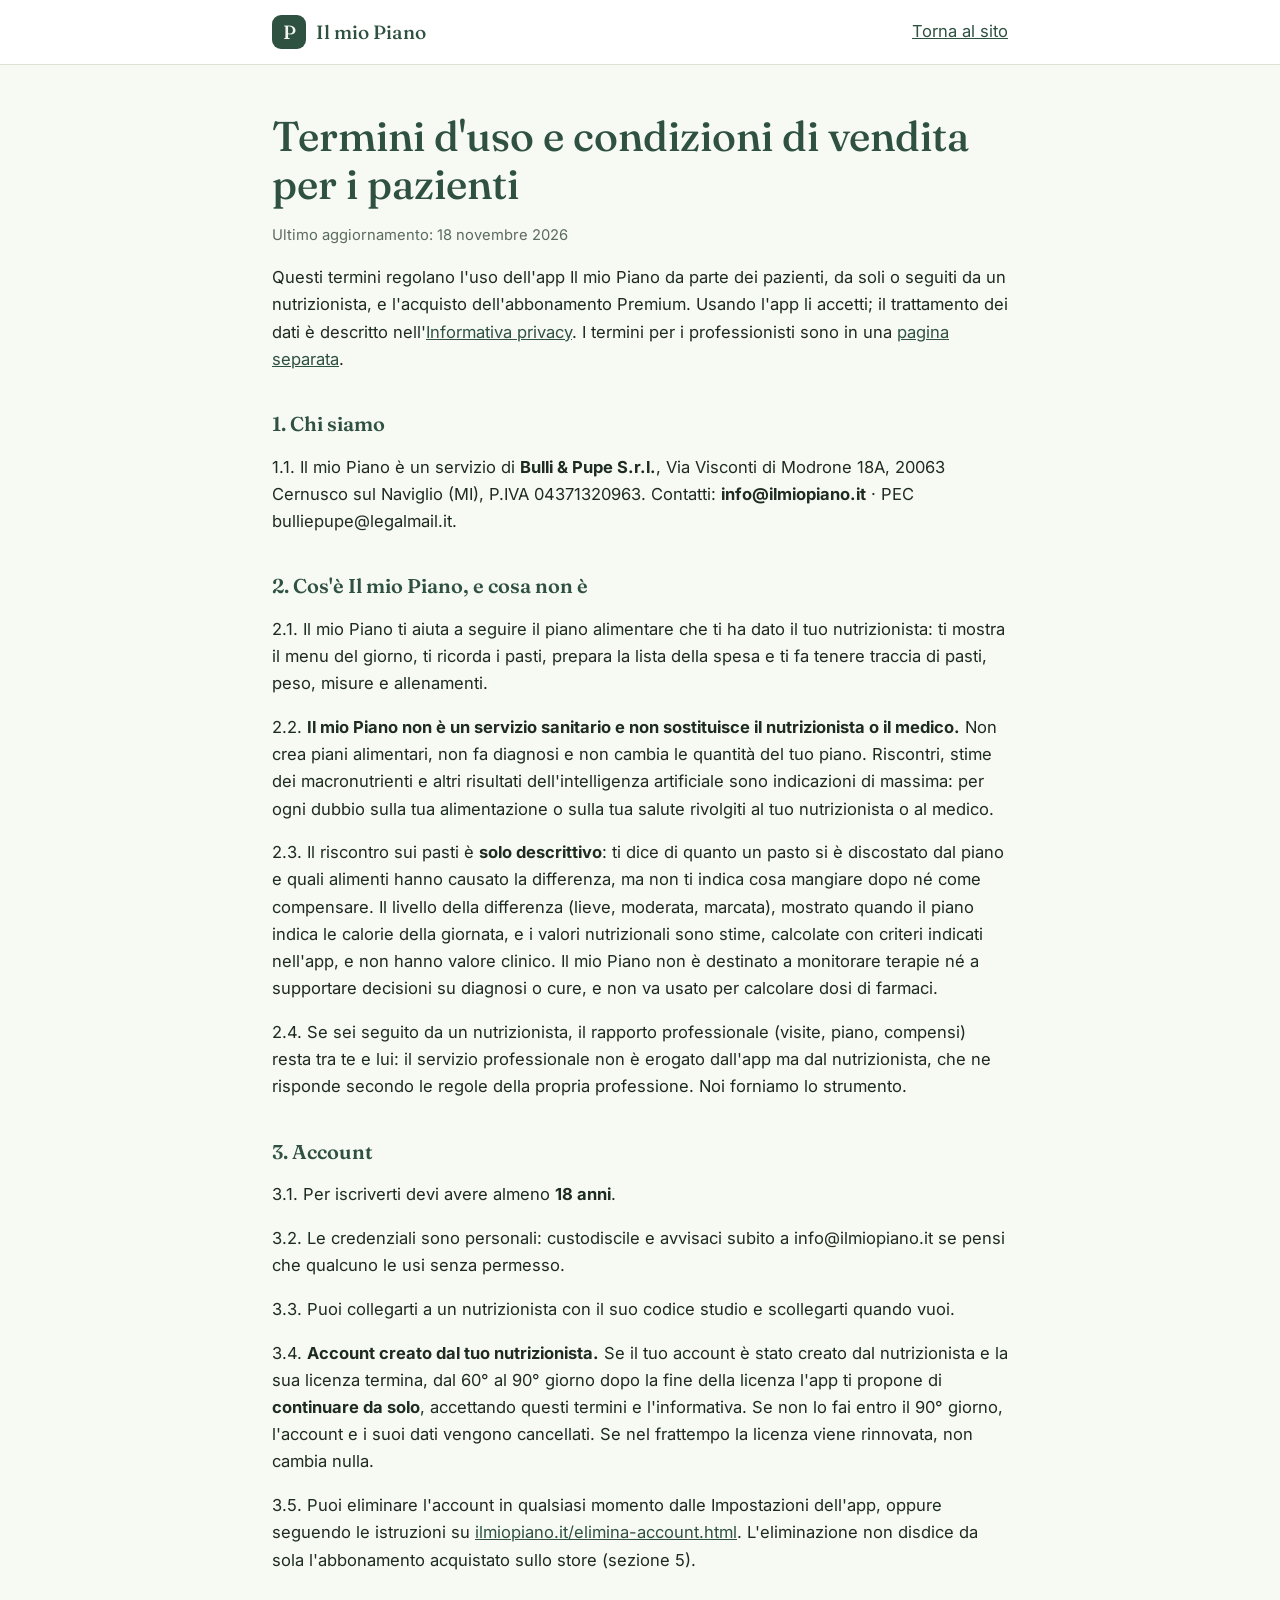
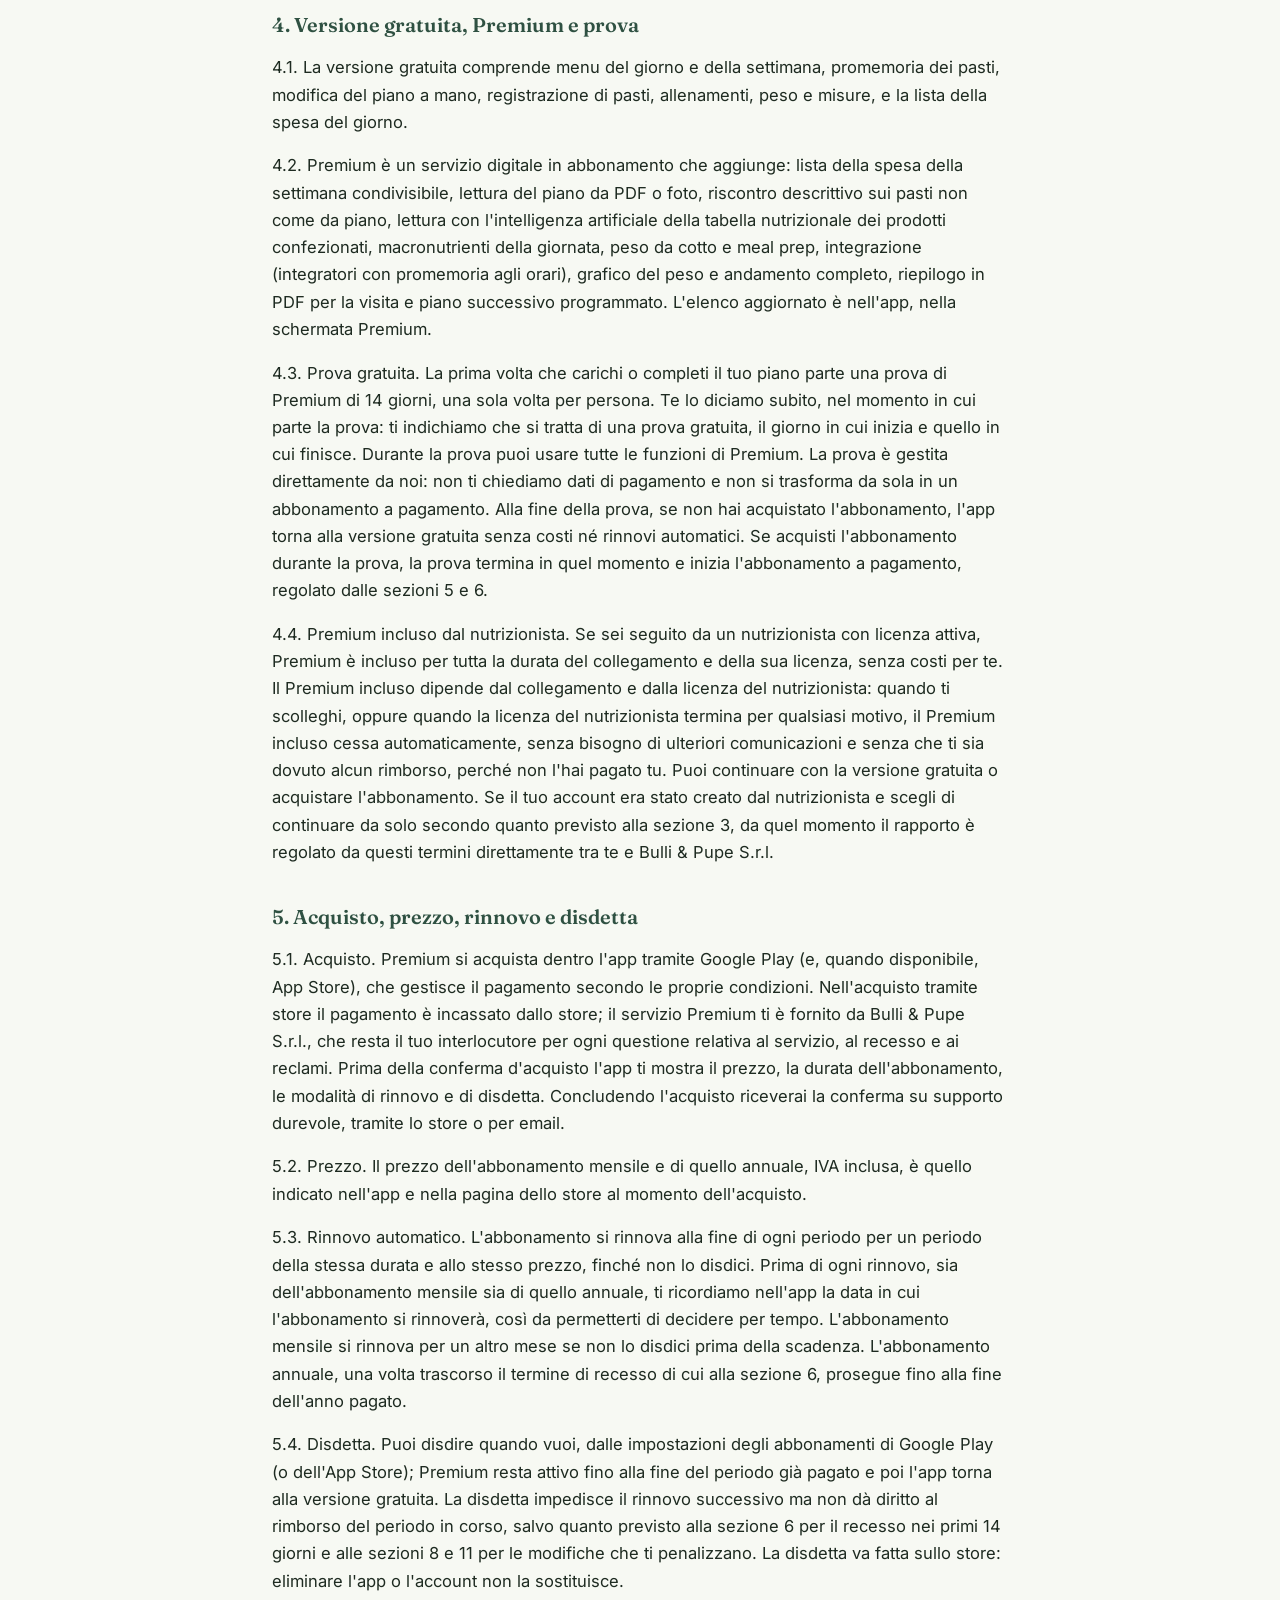
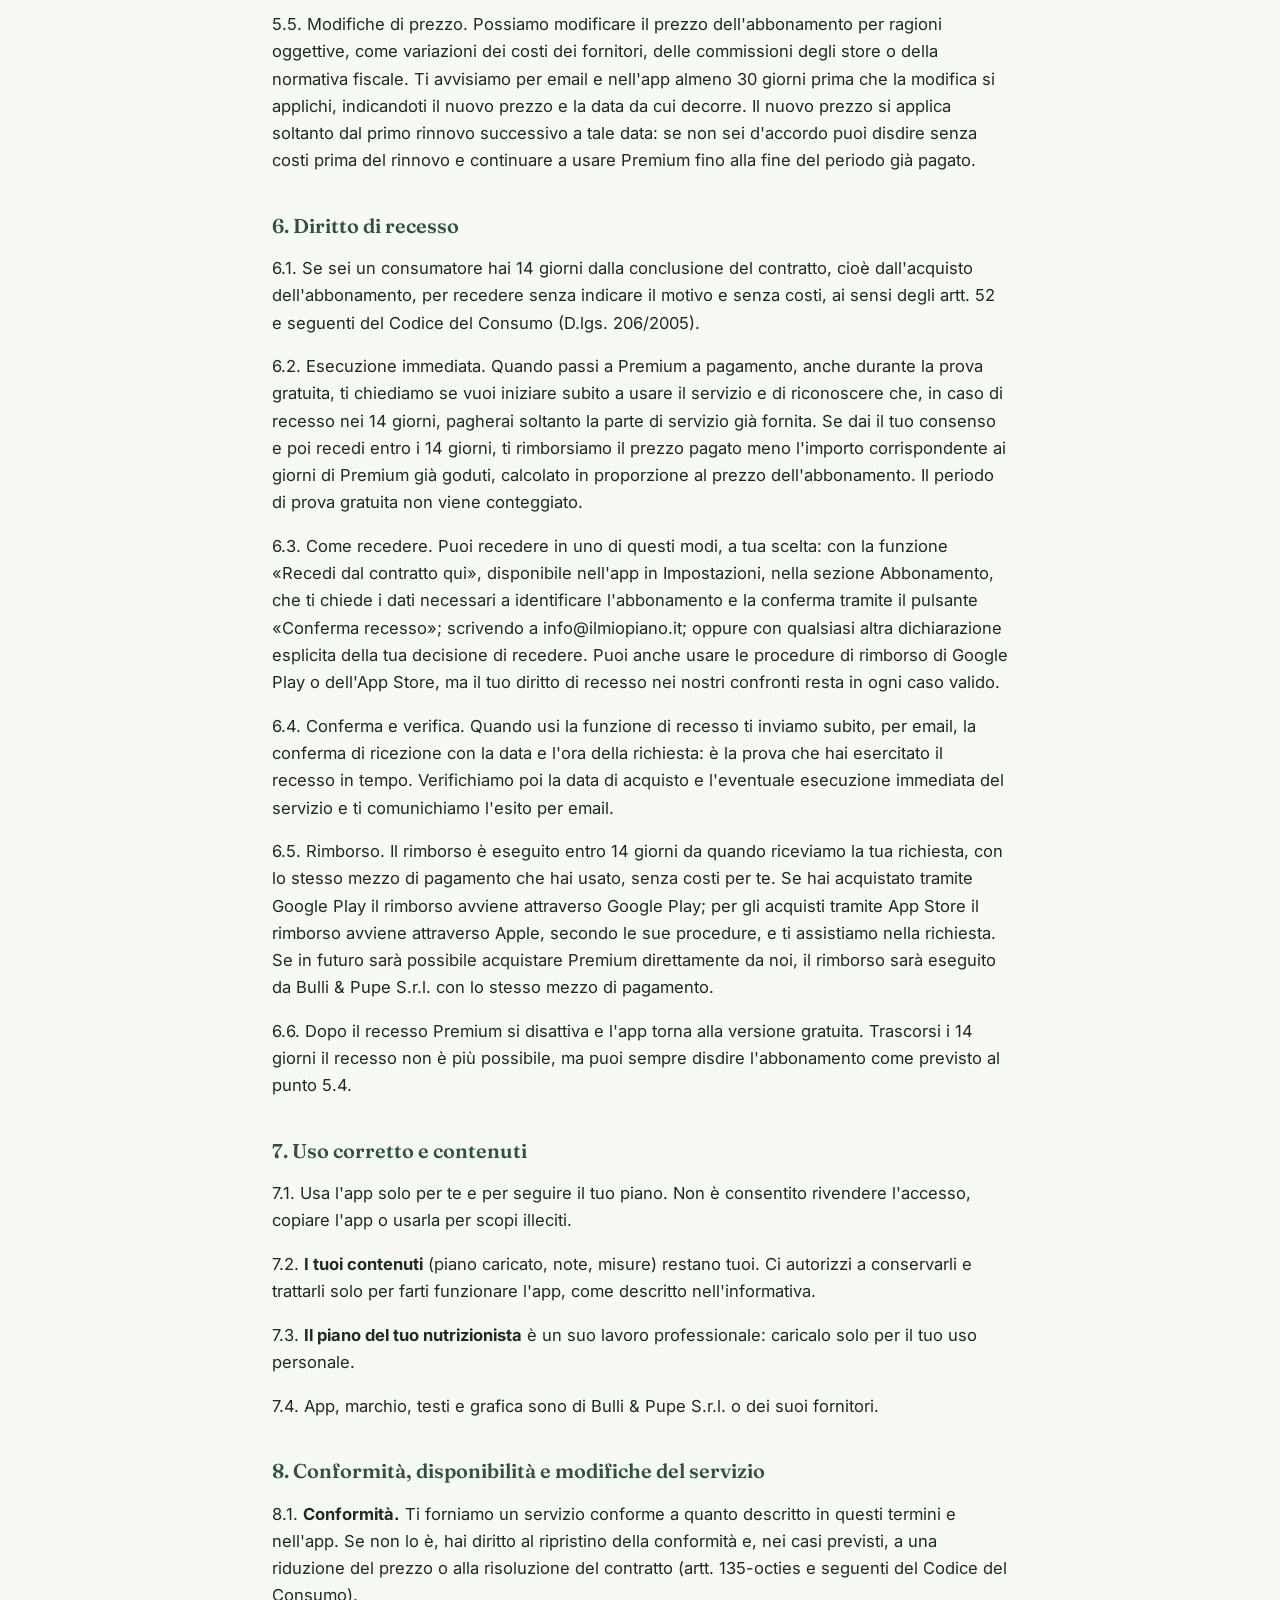
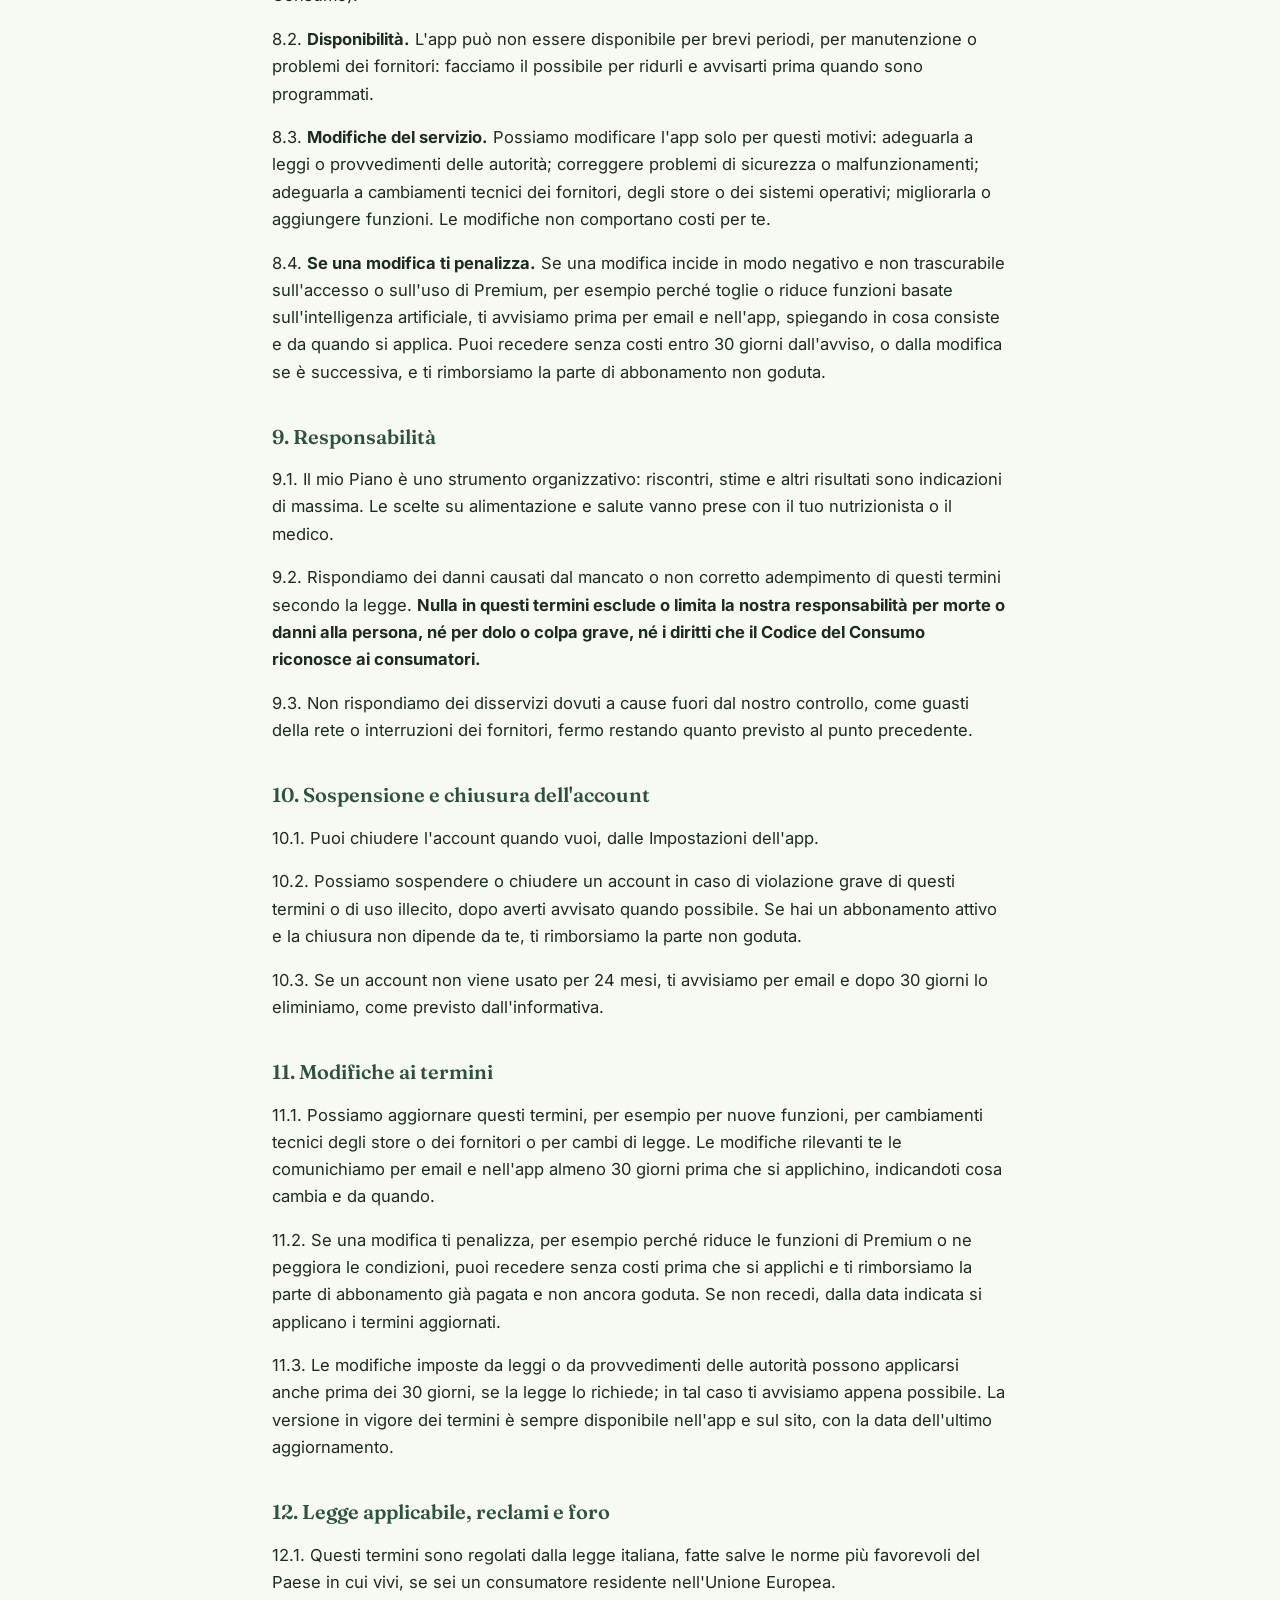
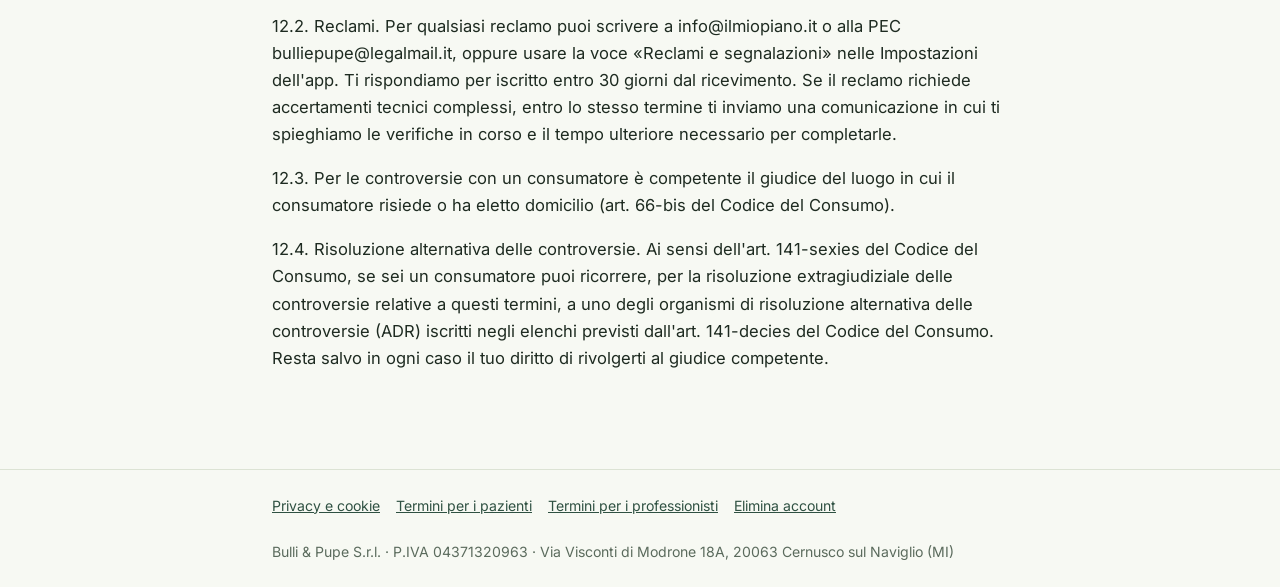
<file: termini-pazienti.html>
<!DOCTYPE html><html lang="it"><head><meta charset="utf-8">
<meta name="viewport" content="width=device-width, initial-scale=1, viewport-fit=cover">
<title>Termini per i pazienti — Il mio Piano</title><meta name="robots" content="index,follow">
<link rel="icon" href="data:image/svg+xml,%3Csvg xmlns='http://www.w3.org/2000/svg' viewBox='0 0 32 32'%3E%3Crect width='32' height='32' rx='8' fill='%232F5142'/%3E%3Ctext x='16' y='22' text-anchor='middle' font-family='Georgia' font-size='18' fill='%23F3F7F0'%3EP%3C/text%3E%3C/svg%3E">
<link rel="stylesheet" href="fonts.css">
<style>
:root{--bg:#F7F9F3;--ink:#1E2B21;--soft:#5B6B5D;--border:#DCE3D4;--accent:#2F5142;--gold:#B9852E}
*{box-sizing:border-box}html,body{margin:0}
body{font-family:"Inter",-apple-system,"Segoe UI",sans-serif;background:var(--bg);color:var(--ink);line-height:1.65;font-size:16.5px}
header{border-bottom:1px solid var(--border);background:#fff}
header .w{display:flex;align-items:center;justify-content:space-between;height:64px}
.brand{display:flex;gap:10px;align-items:center;text-decoration:none;color:var(--accent);font:500 1.2rem "Fraunces",Georgia,serif}
.mark{width:34px;height:34px;border-radius:9px;background:var(--accent);color:#F3F7F0;display:grid;place-items:center}
.w{max-width:780px;margin:0 auto;padding:0 22px}
main{padding:48px 0 80px}
h1{font:500 clamp(1.9rem,4vw,2.6rem)/1.15 "Fraunces",Georgia,serif;color:var(--accent);margin:0 0 8px}
h2{font:600 1.25rem/1.3 "Fraunces",Georgia,serif;color:var(--accent);margin:38px 0 10px}
h3{font-size:1rem;margin:22px 0 6px}
p,li{color:var(--ink)}ul,ol{padding-left:22px}li{margin-bottom:6px}
.meta{color:var(--soft);font-size:.92rem}
.nota{background:#F6ECD9;border-left:4px solid var(--gold);padding:12px 16px;border-radius:8px;font-size:.93rem;margin:22px 0}
table{width:100%;border-collapse:collapse;font-size:.93rem;margin:10px 0}
th,td{text-align:left;padding:9px 10px;border-bottom:1px solid var(--border);vertical-align:top}th{color:var(--soft);font-weight:600}
.tw{overflow-x:auto}
footer{border-top:1px solid var(--border);padding:24px 0;font-size:.88rem;color:var(--soft)}
footer a{color:var(--accent);margin-right:16px}
a{color:var(--accent)}
</style></head><body>
<header><div class="w"><a class="brand" href="index.html"><span class="mark">P</span>Il mio Piano</a><a href="index.html">Torna al sito</a></div></header>
<main><div class="w"><h1>Termini d'uso e condizioni di vendita per i pazienti</h1><p class="meta">Ultimo aggiornamento: 18 novembre 2026</p>
<p>Questi termini regolano l'uso dell'app Il mio Piano da parte dei pazienti, da soli o seguiti da un nutrizionista, e l'acquisto dell'abbonamento Premium. Usando l'app li accetti; il trattamento dei dati è descritto nell'<a href="privacy.html">Informativa privacy</a>. I termini per i professionisti sono in una <a href="termini.html">pagina separata</a>.</p>
<h2>1. Chi siamo</h2>
<p>1.1. Il mio Piano è un servizio di <strong>Bulli &amp; Pupe S.r.l.</strong>, Via Visconti di Modrone 18A, 20063 Cernusco sul Naviglio (MI), P.IVA 04371320963. Contatti: <strong>info@ilmiopiano.it</strong> · PEC bulliepupe@legalmail.it.</p>
<h2>2. Cos'è Il mio Piano, e cosa non è</h2>
<p>2.1. Il mio Piano ti aiuta a seguire il piano alimentare che ti ha dato il tuo nutrizionista: ti mostra il menu del giorno, ti ricorda i pasti, prepara la lista della spesa e ti fa tenere traccia di pasti, peso, misure e allenamenti.</p>
<p>2.2. <strong>Il mio Piano non è un servizio sanitario e non sostituisce il nutrizionista o il medico.</strong> Non crea piani alimentari, non fa diagnosi e non cambia le quantità del tuo piano. Riscontri, stime dei macronutrienti e altri risultati dell'intelligenza artificiale sono indicazioni di massima: per ogni dubbio sulla tua alimentazione o sulla tua salute rivolgiti al tuo nutrizionista o al medico.</p>
<p>2.3. Il riscontro sui pasti è <strong>solo descrittivo</strong>: ti dice di quanto un pasto si è discostato dal piano e quali alimenti hanno causato la differenza, ma non ti indica cosa mangiare dopo né come compensare. Il livello della differenza (lieve, moderata, marcata), mostrato quando il piano indica le calorie della giornata, e i valori nutrizionali sono stime, calcolate con criteri indicati nell'app, e non hanno valore clinico. Il mio Piano non è destinato a monitorare terapie né a supportare decisioni su diagnosi o cure, e non va usato per calcolare dosi di farmaci.</p>
<p>2.4. Se sei seguito da un nutrizionista, il rapporto professionale (visite, piano, compensi) resta tra te e lui: il servizio professionale non è erogato dall'app ma dal nutrizionista, che ne risponde secondo le regole della propria professione. Noi forniamo lo strumento.</p>
<h2>3. Account</h2>
<p>3.1. Per iscriverti devi avere almeno <strong>18 anni</strong>.</p>
<p>3.2. Le credenziali sono personali: custodiscile e avvisaci subito a info@ilmiopiano.it se pensi che qualcuno le usi senza permesso.</p>
<p>3.3. Puoi collegarti a un nutrizionista con il suo codice studio e scollegarti quando vuoi.</p>
<p>3.4. <strong>Account creato dal tuo nutrizionista.</strong> Se il tuo account è stato creato dal nutrizionista e la sua licenza termina, dal 60° al 90° giorno dopo la fine della licenza l'app ti propone di <strong>continuare da solo</strong>, accettando questi termini e l'informativa. Se non lo fai entro il 90° giorno, l'account e i suoi dati vengono cancellati. Se nel frattempo la licenza viene rinnovata, non cambia nulla.</p>
<p>3.5. Puoi eliminare l'account in qualsiasi momento dalle Impostazioni dell'app, oppure seguendo le istruzioni su <a href="elimina-account.html">ilmiopiano.it/elimina-account.html</a>. L'eliminazione non disdice da sola l'abbonamento acquistato sullo store (sezione 5).</p>
<h2>4. Versione gratuita, Premium e prova</h2>
<p>4.1. La versione gratuita comprende menu del giorno e della settimana, promemoria dei pasti, modifica del piano a mano, registrazione di pasti, allenamenti, peso e misure, e la lista della spesa del giorno.</p>
<p>4.2. Premium è un servizio digitale in abbonamento che aggiunge: lista della spesa della settimana condivisibile, lettura del piano da PDF o foto, riscontro descrittivo sui pasti non come da piano, lettura con l'intelligenza artificiale della tabella nutrizionale dei prodotti confezionati, macronutrienti della giornata, peso da cotto e meal prep, integrazione (integratori con promemoria agli orari), grafico del peso e andamento completo, riepilogo in PDF per la visita e piano successivo programmato. L'elenco aggiornato è nell'app, nella schermata Premium.</p>
<p>4.3. Prova gratuita. La prima volta che carichi o completi il tuo piano parte una prova di Premium di 14 giorni, una sola volta per persona. Te lo diciamo subito, nel momento in cui parte la prova: ti indichiamo che si tratta di una prova gratuita, il giorno in cui inizia e quello in cui finisce. Durante la prova puoi usare tutte le funzioni di Premium. La prova è gestita direttamente da noi: non ti chiediamo dati di pagamento e non si trasforma da sola in un abbonamento a pagamento. Alla fine della prova, se non hai acquistato l'abbonamento, l'app torna alla versione gratuita senza costi né rinnovi automatici. Se acquisti l'abbonamento durante la prova, la prova termina in quel momento e inizia l'abbonamento a pagamento, regolato dalle sezioni 5 e 6.</p>
<p>4.4. Premium incluso dal nutrizionista. Se sei seguito da un nutrizionista con licenza attiva, Premium è incluso per tutta la durata del collegamento e della sua licenza, senza costi per te. Il Premium incluso dipende dal collegamento e dalla licenza del nutrizionista: quando ti scolleghi, oppure quando la licenza del nutrizionista termina per qualsiasi motivo, il Premium incluso cessa automaticamente, senza bisogno di ulteriori comunicazioni e senza che ti sia dovuto alcun rimborso, perché non l'hai pagato tu. Puoi continuare con la versione gratuita o acquistare l'abbonamento. Se il tuo account era stato creato dal nutrizionista e scegli di continuare da solo secondo quanto previsto alla sezione 3, da quel momento il rapporto è regolato da questi termini direttamente tra te e Bulli &amp; Pupe S.r.l.</p>
<h2>5. Acquisto, prezzo, rinnovo e disdetta</h2>
<p>5.1. Acquisto. Premium si acquista dentro l'app tramite Google Play (e, quando disponibile, App Store), che gestisce il pagamento secondo le proprie condizioni. Nell'acquisto tramite store il pagamento è incassato dallo store; il servizio Premium ti è fornito da Bulli &amp; Pupe S.r.l., che resta il tuo interlocutore per ogni questione relativa al servizio, al recesso e ai reclami. Prima della conferma d'acquisto l'app ti mostra il prezzo, la durata dell'abbonamento, le modalità di rinnovo e di disdetta. Concludendo l'acquisto riceverai la conferma su supporto durevole, tramite lo store o per email.</p>
<p>5.2. Prezzo. Il prezzo dell'abbonamento mensile e di quello annuale, IVA inclusa, è quello indicato nell'app e nella pagina dello store al momento dell'acquisto.</p>
<p>5.3. Rinnovo automatico. L'abbonamento si rinnova alla fine di ogni periodo per un periodo della stessa durata e allo stesso prezzo, finché non lo disdici. Prima di ogni rinnovo, sia dell'abbonamento mensile sia di quello annuale, ti ricordiamo nell'app la data in cui l'abbonamento si rinnoverà, così da permetterti di decidere per tempo. L'abbonamento mensile si rinnova per un altro mese se non lo disdici prima della scadenza. L'abbonamento annuale, una volta trascorso il termine di recesso di cui alla sezione 6, prosegue fino alla fine dell'anno pagato.</p>
<p>5.4. Disdetta. Puoi disdire quando vuoi, dalle impostazioni degli abbonamenti di Google Play (o dell'App Store); Premium resta attivo fino alla fine del periodo già pagato e poi l'app torna alla versione gratuita. La disdetta impedisce il rinnovo successivo ma non dà diritto al rimborso del periodo in corso, salvo quanto previsto alla sezione 6 per il recesso nei primi 14 giorni e alle sezioni 8 e 11 per le modifiche che ti penalizzano. La disdetta va fatta sullo store: eliminare l'app o l'account non la sostituisce.</p>
<p>5.5. Modifiche di prezzo. Possiamo modificare il prezzo dell'abbonamento per ragioni oggettive, come variazioni dei costi dei fornitori, delle commissioni degli store o della normativa fiscale. Ti avvisiamo per email e nell'app almeno 30 giorni prima che la modifica si applichi, indicandoti il nuovo prezzo e la data da cui decorre. Il nuovo prezzo si applica soltanto dal primo rinnovo successivo a tale data: se non sei d'accordo puoi disdire senza costi prima del rinnovo e continuare a usare Premium fino alla fine del periodo già pagato.</p>
<h2>6. Diritto di recesso</h2>
<p>6.1. Se sei un consumatore hai 14 giorni dalla conclusione del contratto, cioè dall'acquisto dell'abbonamento, per recedere senza indicare il motivo e senza costi, ai sensi degli artt. 52 e seguenti del Codice del Consumo (D.lgs. 206/2005).</p>
<p>6.2. Esecuzione immediata. Quando passi a Premium a pagamento, anche durante la prova gratuita, ti chiediamo se vuoi iniziare subito a usare il servizio e di riconoscere che, in caso di recesso nei 14 giorni, pagherai soltanto la parte di servizio già fornita. Se dai il tuo consenso e poi recedi entro i 14 giorni, ti rimborsiamo il prezzo pagato meno l'importo corrispondente ai giorni di Premium già goduti, calcolato in proporzione al prezzo dell'abbonamento. Il periodo di prova gratuita non viene conteggiato.</p>
<p>6.3. Come recedere. Puoi recedere in uno di questi modi, a tua scelta: con la funzione «Recedi dal contratto qui», disponibile nell'app in Impostazioni, nella sezione Abbonamento, che ti chiede i dati necessari a identificare l'abbonamento e la conferma tramite il pulsante «Conferma recesso»; scrivendo a info@ilmiopiano.it; oppure con qualsiasi altra dichiarazione esplicita della tua decisione di recedere. Puoi anche usare le procedure di rimborso di Google Play o dell'App Store, ma il tuo diritto di recesso nei nostri confronti resta in ogni caso valido.</p>
<p>6.4. Conferma e verifica. Quando usi la funzione di recesso ti inviamo subito, per email, la conferma di ricezione con la data e l'ora della richiesta: è la prova che hai esercitato il recesso in tempo. Verifichiamo poi la data di acquisto e l'eventuale esecuzione immediata del servizio e ti comunichiamo l'esito per email.</p>
<p>6.5. Rimborso. Il rimborso è eseguito entro 14 giorni da quando riceviamo la tua richiesta, con lo stesso mezzo di pagamento che hai usato, senza costi per te. Se hai acquistato tramite Google Play il rimborso avviene attraverso Google Play; per gli acquisti tramite App Store il rimborso avviene attraverso Apple, secondo le sue procedure, e ti assistiamo nella richiesta. Se in futuro sarà possibile acquistare Premium direttamente da noi, il rimborso sarà eseguito da Bulli &amp; Pupe S.r.l. con lo stesso mezzo di pagamento.</p>
<p>6.6. Dopo il recesso Premium si disattiva e l'app torna alla versione gratuita. Trascorsi i 14 giorni il recesso non è più possibile, ma puoi sempre disdire l'abbonamento come previsto al punto 5.4.</p>
<h2>7. Uso corretto e contenuti</h2>
<p>7.1. Usa l'app solo per te e per seguire il tuo piano. Non è consentito rivendere l'accesso, copiare l'app o usarla per scopi illeciti.</p>
<p>7.2. <strong>I tuoi contenuti</strong> (piano caricato, note, misure) restano tuoi. Ci autorizzi a conservarli e trattarli solo per farti funzionare l'app, come descritto nell'informativa.</p>
<p>7.3. <strong>Il piano del tuo nutrizionista</strong> è un suo lavoro professionale: caricalo solo per il tuo uso personale.</p>
<p>7.4. App, marchio, testi e grafica sono di Bulli &amp; Pupe S.r.l. o dei suoi fornitori.</p>
<h2>8. Conformità, disponibilità e modifiche del servizio</h2>
<p>8.1. <strong>Conformità.</strong> Ti forniamo un servizio conforme a quanto descritto in questi termini e nell'app. Se non lo è, hai diritto al ripristino della conformità e, nei casi previsti, a una riduzione del prezzo o alla risoluzione del contratto (artt. 135-octies e seguenti del Codice del Consumo).</p>
<p>8.2. <strong>Disponibilità.</strong> L'app può non essere disponibile per brevi periodi, per manutenzione o problemi dei fornitori: facciamo il possibile per ridurli e avvisarti prima quando sono programmati.</p>
<p>8.3. <strong>Modifiche del servizio.</strong> Possiamo modificare l'app solo per questi motivi: adeguarla a leggi o provvedimenti delle autorità; correggere problemi di sicurezza o malfunzionamenti; adeguarla a cambiamenti tecnici dei fornitori, degli store o dei sistemi operativi; migliorarla o aggiungere funzioni. Le modifiche non comportano costi per te.</p>
<p>8.4. <strong>Se una modifica ti penalizza.</strong> Se una modifica incide in modo negativo e non trascurabile sull'accesso o sull'uso di Premium, per esempio perché toglie o riduce funzioni basate sull'intelligenza artificiale, ti avvisiamo prima per email e nell'app, spiegando in cosa consiste e da quando si applica. Puoi recedere senza costi entro 30 giorni dall'avviso, o dalla modifica se è successiva, e ti rimborsiamo la parte di abbonamento non goduta.</p>
<h2>9. Responsabilità</h2>
<p>9.1. Il mio Piano è uno strumento organizzativo: riscontri, stime e altri risultati sono indicazioni di massima. Le scelte su alimentazione e salute vanno prese con il tuo nutrizionista o il medico.</p>
<p>9.2. Rispondiamo dei danni causati dal mancato o non corretto adempimento di questi termini secondo la legge. <strong>Nulla in questi termini esclude o limita la nostra responsabilità per morte o danni alla persona, né per dolo o colpa grave, né i diritti che il Codice del Consumo riconosce ai consumatori.</strong></p>
<p>9.3. Non rispondiamo dei disservizi dovuti a cause fuori dal nostro controllo, come guasti della rete o interruzioni dei fornitori, fermo restando quanto previsto al punto precedente.</p>
<h2>10. Sospensione e chiusura dell'account</h2>
<p>10.1. Puoi chiudere l'account quando vuoi, dalle Impostazioni dell'app.</p>
<p>10.2. Possiamo sospendere o chiudere un account in caso di violazione grave di questi termini o di uso illecito, dopo averti avvisato quando possibile. Se hai un abbonamento attivo e la chiusura non dipende da te, ti rimborsiamo la parte non goduta.</p>
<p>10.3. Se un account non viene usato per 24 mesi, ti avvisiamo per email e dopo 30 giorni lo eliminiamo, come previsto dall'informativa.</p>
<h2>11. Modifiche ai termini</h2>
<p>11.1. Possiamo aggiornare questi termini, per esempio per nuove funzioni, per cambiamenti tecnici degli store o dei fornitori o per cambi di legge. Le modifiche rilevanti te le comunichiamo per email e nell'app almeno 30 giorni prima che si applichino, indicandoti cosa cambia e da quando.</p>
<p>11.2. Se una modifica ti penalizza, per esempio perché riduce le funzioni di Premium o ne peggiora le condizioni, puoi recedere senza costi prima che si applichi e ti rimborsiamo la parte di abbonamento già pagata e non ancora goduta. Se non recedi, dalla data indicata si applicano i termini aggiornati.</p>
<p>11.3. Le modifiche imposte da leggi o da provvedimenti delle autorità possono applicarsi anche prima dei 30 giorni, se la legge lo richiede; in tal caso ti avvisiamo appena possibile. La versione in vigore dei termini è sempre disponibile nell'app e sul sito, con la data dell'ultimo aggiornamento.</p>
<h2>12. Legge applicabile, reclami e foro</h2>
<p>12.1. Questi termini sono regolati dalla legge italiana, fatte salve le norme più favorevoli del Paese in cui vivi, se sei un consumatore residente nell'Unione Europea.</p>
<p>12.2. Reclami. Per qualsiasi reclamo puoi scrivere a info@ilmiopiano.it o alla PEC bulliepupe@legalmail.it, oppure usare la voce «Reclami e segnalazioni» nelle Impostazioni dell'app. Ti rispondiamo per iscritto entro 30 giorni dal ricevimento. Se il reclamo richiede accertamenti tecnici complessi, entro lo stesso termine ti inviamo una comunicazione in cui ti spieghiamo le verifiche in corso e il tempo ulteriore necessario per completarle.</p>
<p>12.3. Per le controversie con un consumatore è competente il giudice del luogo in cui il consumatore risiede o ha eletto domicilio (art. 66-bis del Codice del Consumo).</p>
<p>12.4. Risoluzione alternativa delle controversie. Ai sensi dell'art. 141-sexies del Codice del Consumo, se sei un consumatore puoi ricorrere, per la risoluzione extragiudiziale delle controversie relative a questi termini, a uno degli organismi di risoluzione alternativa delle controversie (ADR) iscritti negli elenchi previsti dall'art. 141-decies del Codice del Consumo. Resta salvo in ogni caso il tuo diritto di rivolgerti al giudice competente.</p>
</div></main>
<footer><div class="w"><a href="privacy.html">Privacy e cookie</a><a href="termini-pazienti.html">Termini per i pazienti</a><a href="termini.html">Termini per i professionisti</a><a href="elimina-account.html">Elimina account</a><br><br>Bulli &amp; Pupe S.r.l. · P.IVA 04371320963 · Via Visconti di Modrone 18A, 20063 Cernusco sul Naviglio (MI)</div></footer>
</body></html>
</file>
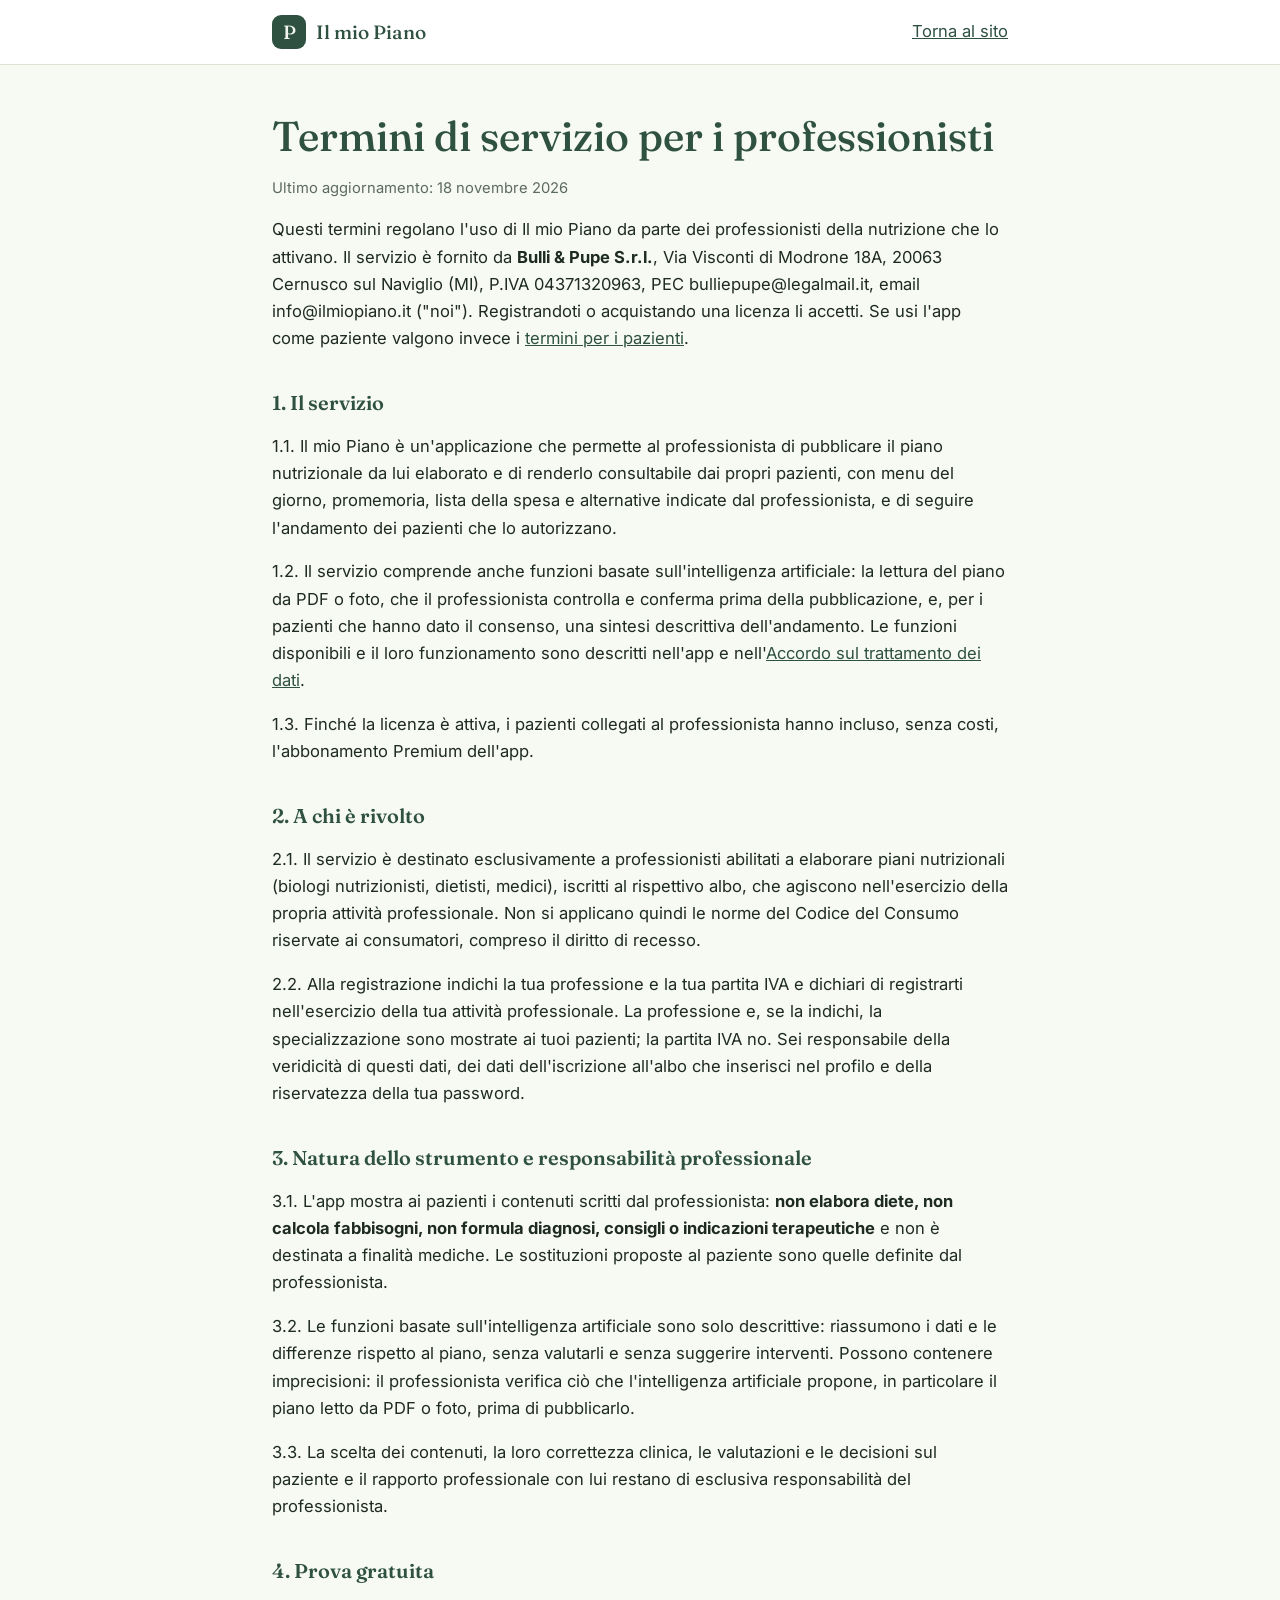
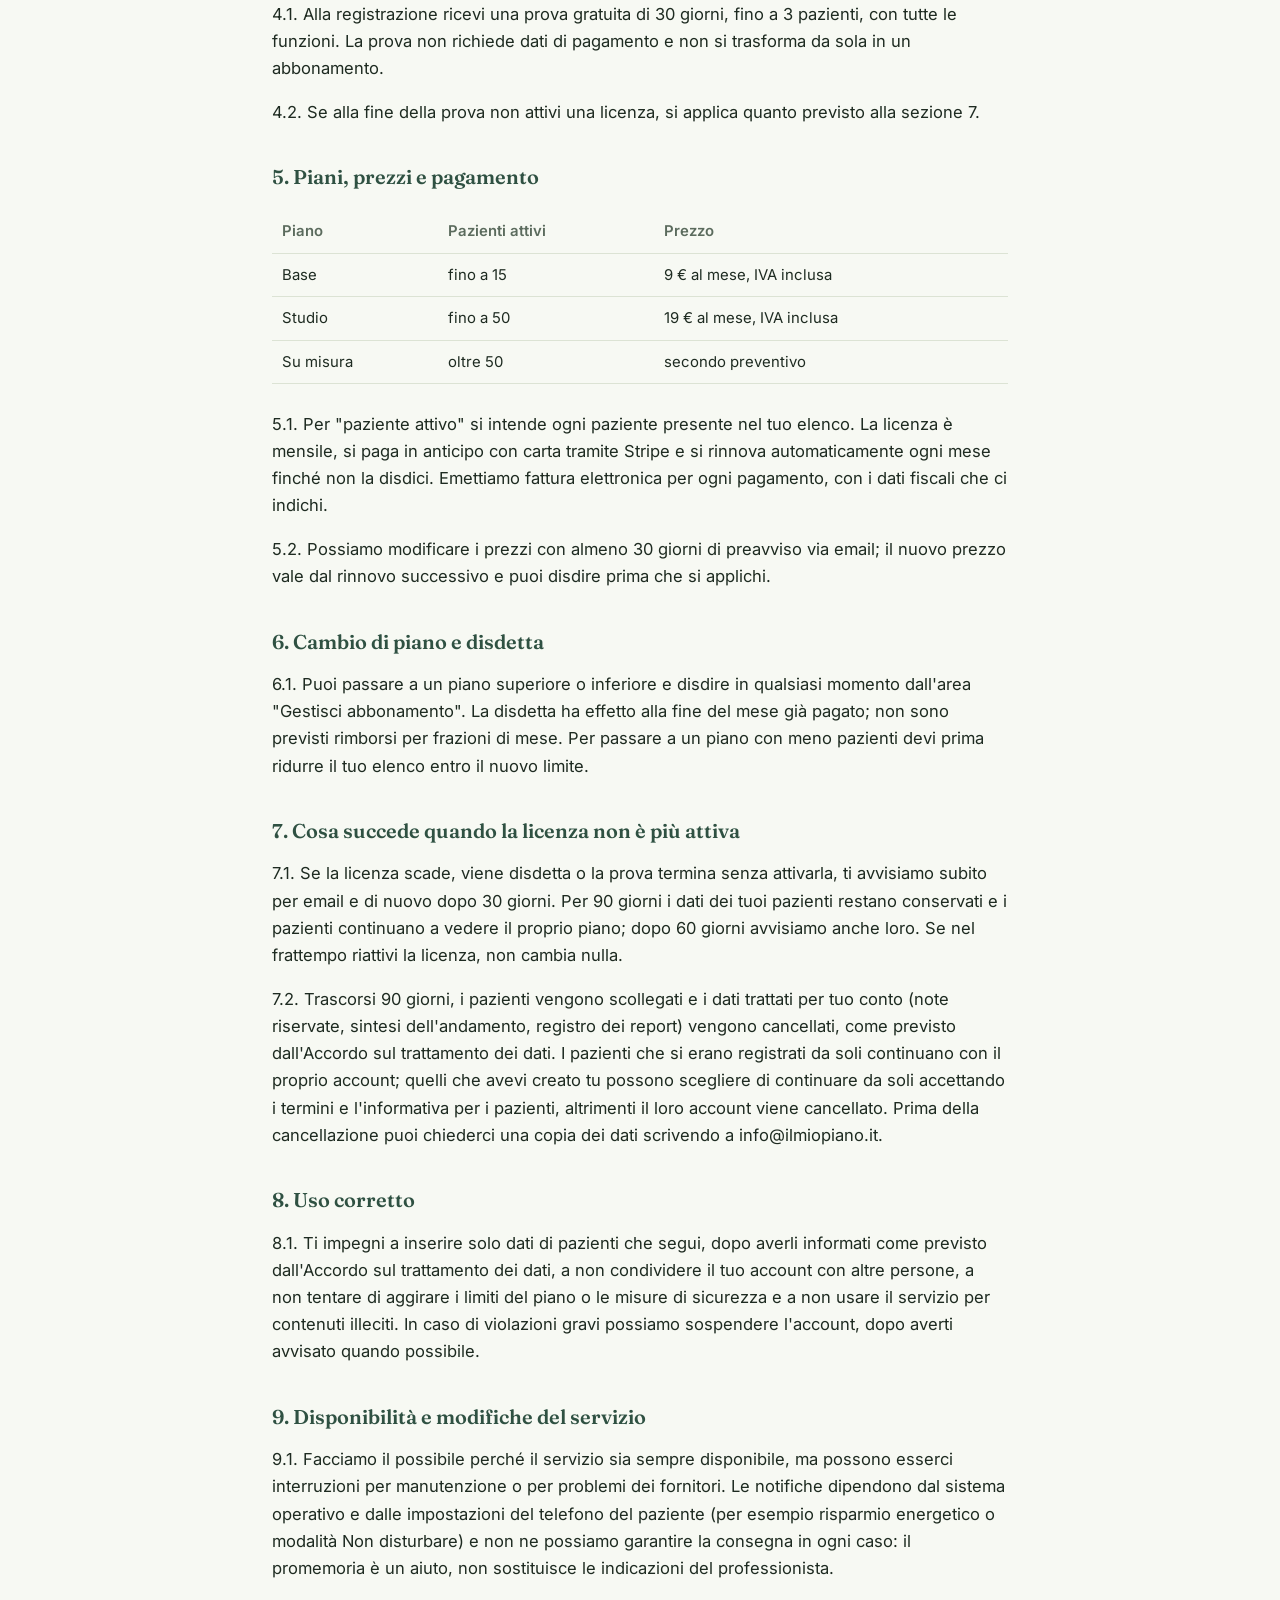
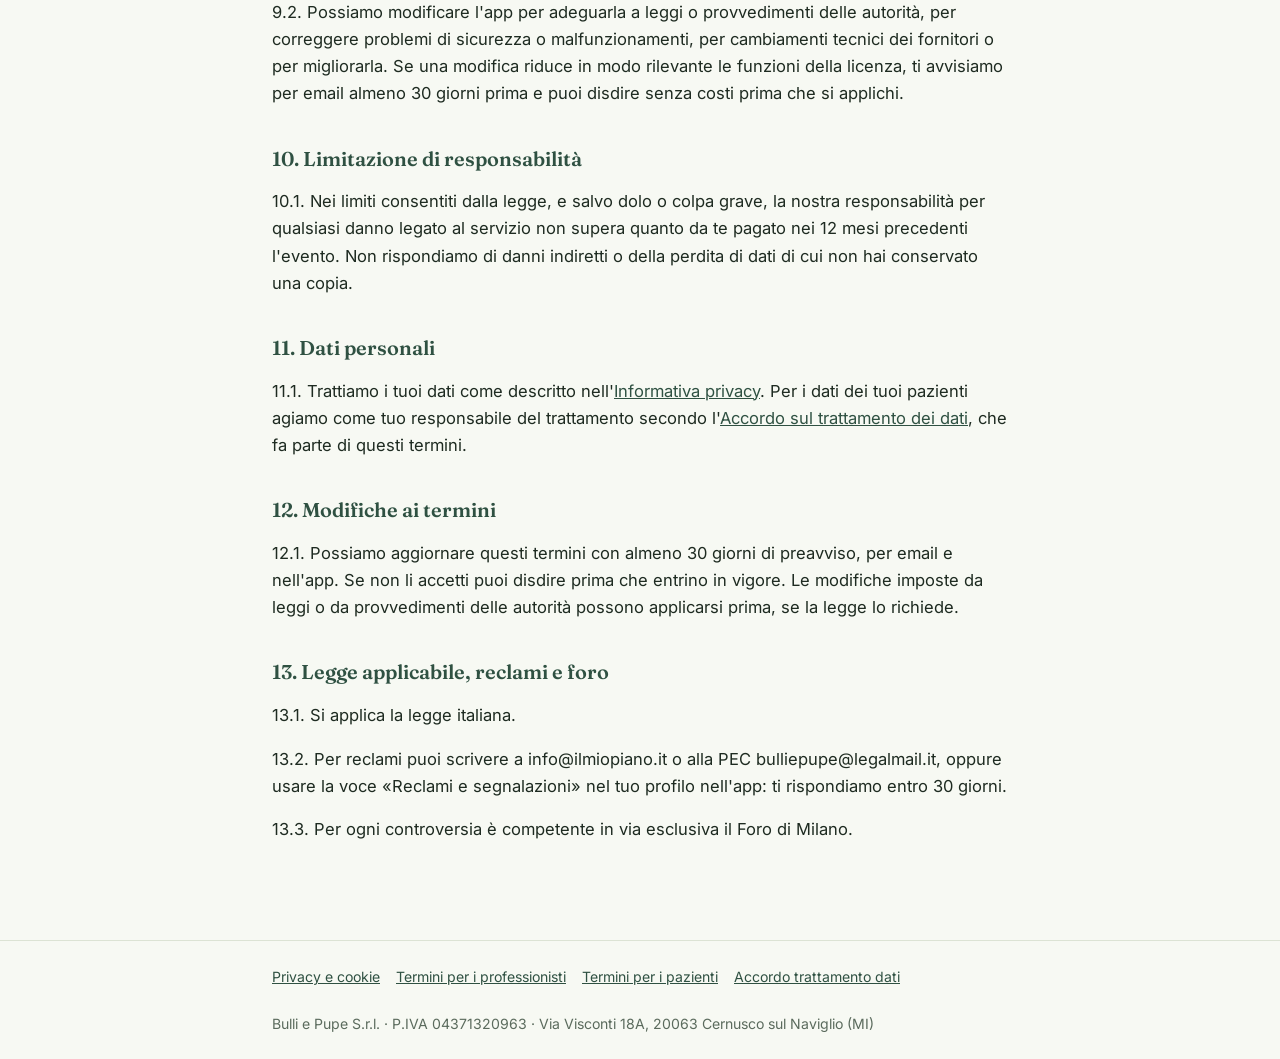
<file: termini.html>
<!DOCTYPE html><html lang="it"><head><meta charset="utf-8">
<meta name="viewport" content="width=device-width, initial-scale=1, viewport-fit=cover">
<title>Termini per i professionisti — Il mio Piano</title><meta name="robots" content="index,follow">
<link rel="icon" href="data:image/svg+xml,%3Csvg xmlns='http://www.w3.org/2000/svg' viewBox='0 0 32 32'%3E%3Crect width='32' height='32' rx='8' fill='%232F5142'/%3E%3Ctext x='16' y='22' text-anchor='middle' font-family='Georgia' font-size='18' fill='%23F3F7F0'%3EP%3C/text%3E%3C/svg%3E">
<link rel="stylesheet" href="fonts.css">
<style>
:root{--bg:#F7F9F3;--ink:#1E2B21;--soft:#5B6B5D;--border:#DCE3D4;--accent:#2F5142;--gold:#B9852E}
*{box-sizing:border-box}html,body{margin:0}
body{font-family:"Inter",-apple-system,"Segoe UI",sans-serif;background:var(--bg);color:var(--ink);line-height:1.65;font-size:16.5px}
header{border-bottom:1px solid var(--border);background:#fff}
header .w{display:flex;align-items:center;justify-content:space-between;height:64px}
.brand{display:flex;gap:10px;align-items:center;text-decoration:none;color:var(--accent);font:500 1.2rem "Fraunces",Georgia,serif}
.mark{width:34px;height:34px;border-radius:9px;background:var(--accent);color:#F3F7F0;display:grid;place-items:center}
.w{max-width:780px;margin:0 auto;padding:0 22px}
main{padding:48px 0 80px}
h1{font:500 clamp(1.9rem,4vw,2.6rem)/1.15 "Fraunces",Georgia,serif;color:var(--accent);margin:0 0 8px}
h2{font:600 1.25rem/1.3 "Fraunces",Georgia,serif;color:var(--accent);margin:38px 0 10px}
h3{font-size:1rem;margin:22px 0 6px}
p,li{color:var(--ink)}ul,ol{padding-left:22px}li{margin-bottom:6px}
.meta{color:var(--soft);font-size:.92rem}
.nota{background:#F6ECD9;border-left:4px solid var(--gold);padding:12px 16px;border-radius:8px;font-size:.93rem;margin:22px 0}
table{width:100%;border-collapse:collapse;font-size:.93rem;margin:10px 0}
th,td{text-align:left;padding:9px 10px;border-bottom:1px solid var(--border);vertical-align:top}th{color:var(--soft);font-weight:600}
.tw{overflow-x:auto}
footer{border-top:1px solid var(--border);padding:24px 0;font-size:.88rem;color:var(--soft)}
footer a{color:var(--accent);margin-right:16px}
a{color:var(--accent)}
</style></head><body>
<header><div class="w"><a class="brand" href="index.html"><span class="mark">P</span>Il mio Piano</a><a href="index.html">Torna al sito</a></div></header>
<main><div class="w"><h1>Termini di servizio per i professionisti</h1><p class="meta">Ultimo aggiornamento: 18 novembre 2026</p>
<p>Questi termini regolano l'uso di Il mio Piano da parte dei professionisti della nutrizione che lo attivano. Il servizio è fornito da <strong>Bulli &amp; Pupe S.r.l.</strong>, Via Visconti di Modrone 18A, 20063 Cernusco sul Naviglio (MI), P.IVA 04371320963, PEC bulliepupe@legalmail.it, email info@ilmiopiano.it ("noi"). Registrandoti o acquistando una licenza li accetti. Se usi l'app come paziente valgono invece i <a href="termini-pazienti.html">termini per i pazienti</a>.</p>
<h2>1. Il servizio</h2>
<p>1.1. Il mio Piano è un'applicazione che permette al professionista di pubblicare il piano nutrizionale da lui elaborato e di renderlo consultabile dai propri pazienti, con menu del giorno, promemoria, lista della spesa e alternative indicate dal professionista, e di seguire l'andamento dei pazienti che lo autorizzano.</p>
<p>1.2. Il servizio comprende anche funzioni basate sull'intelligenza artificiale: la lettura del piano da PDF o foto, che il professionista controlla e conferma prima della pubblicazione, e, per i pazienti che hanno dato il consenso, una sintesi descrittiva dell'andamento. Le funzioni disponibili e il loro funzionamento sono descritti nell'app e nell'<a href="accordo-trattamento-dati.html">Accordo sul trattamento dei dati</a>.</p>
<p>1.3. Finché la licenza è attiva, i pazienti collegati al professionista hanno incluso, senza costi, l'abbonamento Premium dell'app.</p>
<h2>2. A chi è rivolto</h2>
<p>2.1. Il servizio è destinato esclusivamente a professionisti abilitati a elaborare piani nutrizionali (biologi nutrizionisti, dietisti, medici), iscritti al rispettivo albo, che agiscono nell'esercizio della propria attività professionale. Non si applicano quindi le norme del Codice del Consumo riservate ai consumatori, compreso il diritto di recesso.</p>
<p>2.2. Alla registrazione indichi la tua professione e la tua partita IVA e dichiari di registrarti nell'esercizio della tua attività professionale. La professione e, se la indichi, la specializzazione sono mostrate ai tuoi pazienti; la partita IVA no. Sei responsabile della veridicità di questi dati, dei dati dell'iscrizione all'albo che inserisci nel profilo e della riservatezza della tua password.</p>
<h2>3. Natura dello strumento e responsabilità professionale</h2>
<p>3.1. L'app mostra ai pazienti i contenuti scritti dal professionista: <strong>non elabora diete, non calcola fabbisogni, non formula diagnosi, consigli o indicazioni terapeutiche</strong> e non è destinata a finalità mediche. Le sostituzioni proposte al paziente sono quelle definite dal professionista.</p>
<p>3.2. Le funzioni basate sull'intelligenza artificiale sono solo descrittive: riassumono i dati e le differenze rispetto al piano, senza valutarli e senza suggerire interventi. Possono contenere imprecisioni: il professionista verifica ciò che l'intelligenza artificiale propone, in particolare il piano letto da PDF o foto, prima di pubblicarlo.</p>
<p>3.3. La scelta dei contenuti, la loro correttezza clinica, le valutazioni e le decisioni sul paziente e il rapporto professionale con lui restano di esclusiva responsabilità del professionista.</p>
<h2>4. Prova gratuita</h2>
<p>4.1. Alla registrazione ricevi una prova gratuita di 30 giorni, fino a 3 pazienti, con tutte le funzioni. La prova non richiede dati di pagamento e non si trasforma da sola in un abbonamento.</p>
<p>4.2. Se alla fine della prova non attivi una licenza, si applica quanto previsto alla sezione 7.</p>
<h2>5. Piani, prezzi e pagamento</h2>
<div class="tw"><table>
<tr><th>Piano</th><th>Pazienti attivi</th><th>Prezzo</th></tr>
<tr><td>Base</td><td>fino a 15</td><td>9 € al mese, IVA inclusa</td></tr>
<tr><td>Studio</td><td>fino a 50</td><td>19 € al mese, IVA inclusa</td></tr>
<tr><td>Su misura</td><td>oltre 50</td><td>secondo preventivo</td></tr>
</table></div>
<p>5.1. Per "paziente attivo" si intende ogni paziente presente nel tuo elenco. La licenza è mensile, si paga in anticipo con carta tramite Stripe e si rinnova automaticamente ogni mese finché non la disdici. Emettiamo fattura elettronica per ogni pagamento, con i dati fiscali che ci indichi.</p>
<p>5.2. Possiamo modificare i prezzi con almeno 30 giorni di preavviso via email; il nuovo prezzo vale dal rinnovo successivo e puoi disdire prima che si applichi.</p>
<h2>6. Cambio di piano e disdetta</h2>
<p>6.1. Puoi passare a un piano superiore o inferiore e disdire in qualsiasi momento dall'area "Gestisci abbonamento". La disdetta ha effetto alla fine del mese già pagato; non sono previsti rimborsi per frazioni di mese. Per passare a un piano con meno pazienti devi prima ridurre il tuo elenco entro il nuovo limite.</p>
<h2>7. Cosa succede quando la licenza non è più attiva</h2>
<p>7.1. Se la licenza scade, viene disdetta o la prova termina senza attivarla, ti avvisiamo subito per email e di nuovo dopo 30 giorni. Per 90 giorni i dati dei tuoi pazienti restano conservati e i pazienti continuano a vedere il proprio piano; dopo 60 giorni avvisiamo anche loro. Se nel frattempo riattivi la licenza, non cambia nulla.</p>
<p>7.2. Trascorsi 90 giorni, i pazienti vengono scollegati e i dati trattati per tuo conto (note riservate, sintesi dell'andamento, registro dei report) vengono cancellati, come previsto dall'Accordo sul trattamento dei dati. I pazienti che si erano registrati da soli continuano con il proprio account; quelli che avevi creato tu possono scegliere di continuare da soli accettando i termini e l'informativa per i pazienti, altrimenti il loro account viene cancellato. Prima della cancellazione puoi chiederci una copia dei dati scrivendo a info@ilmiopiano.it.</p>
<h2>8. Uso corretto</h2>
<p>8.1. Ti impegni a inserire solo dati di pazienti che segui, dopo averli informati come previsto dall'Accordo sul trattamento dei dati, a non condividere il tuo account con altre persone, a non tentare di aggirare i limiti del piano o le misure di sicurezza e a non usare il servizio per contenuti illeciti. In caso di violazioni gravi possiamo sospendere l'account, dopo averti avvisato quando possibile.</p>
<h2>9. Disponibilità e modifiche del servizio</h2>
<p>9.1. Facciamo il possibile perché il servizio sia sempre disponibile, ma possono esserci interruzioni per manutenzione o per problemi dei fornitori. Le notifiche dipendono dal sistema operativo e dalle impostazioni del telefono del paziente (per esempio risparmio energetico o modalità Non disturbare) e non ne possiamo garantire la consegna in ogni caso: il promemoria è un aiuto, non sostituisce le indicazioni del professionista.</p>
<p>9.2. Possiamo modificare l'app per adeguarla a leggi o provvedimenti delle autorità, per correggere problemi di sicurezza o malfunzionamenti, per cambiamenti tecnici dei fornitori o per migliorarla. Se una modifica riduce in modo rilevante le funzioni della licenza, ti avvisiamo per email almeno 30 giorni prima e puoi disdire senza costi prima che si applichi.</p>
<h2>10. Limitazione di responsabilità</h2>
<p>10.1. Nei limiti consentiti dalla legge, e salvo dolo o colpa grave, la nostra responsabilità per qualsiasi danno legato al servizio non supera quanto da te pagato nei 12 mesi precedenti l'evento. Non rispondiamo di danni indiretti o della perdita di dati di cui non hai conservato una copia.</p>
<h2>11. Dati personali</h2>
<p>11.1. Trattiamo i tuoi dati come descritto nell'<a href="privacy.html">Informativa privacy</a>. Per i dati dei tuoi pazienti agiamo come tuo responsabile del trattamento secondo l'<a href="accordo-trattamento-dati.html">Accordo sul trattamento dei dati</a>, che fa parte di questi termini.</p>
<h2>12. Modifiche ai termini</h2>
<p>12.1. Possiamo aggiornare questi termini con almeno 30 giorni di preavviso, per email e nell'app. Se non li accetti puoi disdire prima che entrino in vigore. Le modifiche imposte da leggi o da provvedimenti delle autorità possono applicarsi prima, se la legge lo richiede.</p>
<h2>13. Legge applicabile, reclami e foro</h2>
<p>13.1. Si applica la legge italiana.</p>
<p>13.2. Per reclami puoi scrivere a info@ilmiopiano.it o alla PEC bulliepupe@legalmail.it, oppure usare la voce «Reclami e segnalazioni» nel tuo profilo nell'app: ti rispondiamo entro 30 giorni.</p>
<p>13.3. Per ogni controversia è competente in via esclusiva il Foro di Milano.</p>
</div></main>
<footer><div class="w"><a href="privacy.html">Privacy e cookie</a><a href="termini.html">Termini per i professionisti</a><a href="termini-pazienti.html">Termini per i pazienti</a><a href="accordo-trattamento-dati.html">Accordo trattamento dati</a><br><br>Bulli e Pupe S.r.l. · P.IVA 04371320963 · Via Visconti 18A, 20063 Cernusco sul Naviglio (MI)</div></footer>
</body></html>
</file>
<file: fonts.css>
/* Caratteri ospitati da noi (nessuna richiesta a Google Fonts). Inter e Fraunces: licenza SIL Open Font License. */
@font-face{font-family:"Fraunces";font-style:normal;font-display:swap;font-weight:100 900;src:url("fonts/fraunces-latin-opsz-normal.woff2") format("woff2-variations"),url("fonts/fraunces-latin-opsz-normal.woff2") format("woff2");}
@font-face{font-family:"Inter";font-style:normal;font-display:swap;font-weight:400;src:url("fonts/inter-latin-400-normal.woff2") format("woff2");}
@font-face{font-family:"Inter";font-style:normal;font-display:swap;font-weight:500;src:url("fonts/inter-latin-500-normal.woff2") format("woff2");}
@font-face{font-family:"Inter";font-style:normal;font-display:swap;font-weight:600;src:url("fonts/inter-latin-600-normal.woff2") format("woff2");}
@font-face{font-family:"Inter";font-style:normal;font-display:swap;font-weight:700;src:url("fonts/inter-latin-700-normal.woff2") format("woff2");}
</file>
